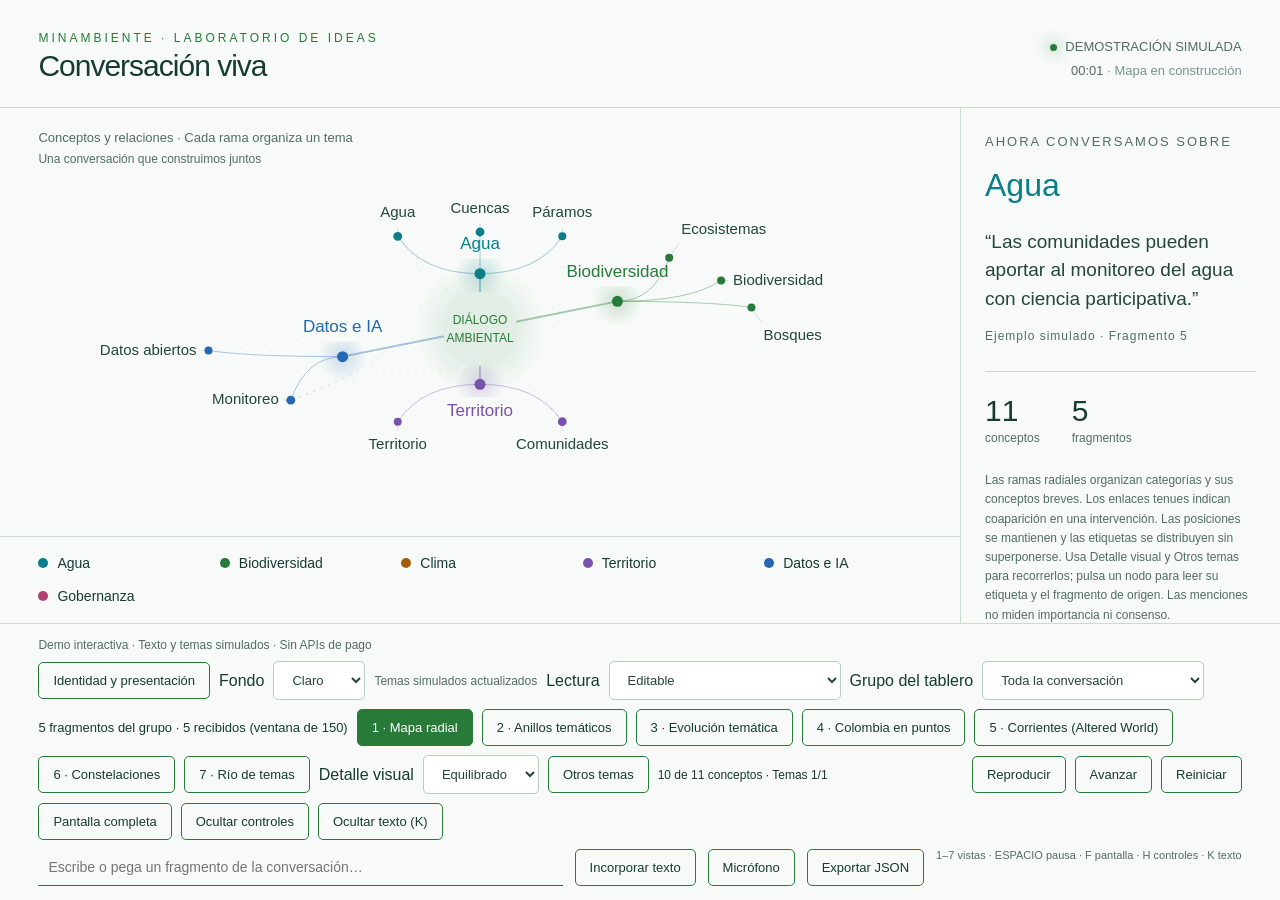
<file: docs/index.html>
<!doctype html><html lang="es"><meta charset="utf-8"><meta name="viewport" content="width=device-width,initial-scale=1"><title>MinAmbiente · Conversación viva</title><style>
:root{color-scheme:light;--bg:#f7faf8;--ink:#173b31;--muted:#536d64;--green:#287a38}[hidden]{display:none!important}*{box-sizing:border-box}body{display:grid;grid-template-rows:108px minmax(0,1fr) auto;height:100vh;margin:0;background:var(--bg);color:var(--ink);font-family:Segoe UI,Arial,sans-serif;overflow:hidden}header{height:108px;padding:25px 3vw 15px;display:flex;justify-content:space-between;align-items:center;border-bottom:1px solid #ccdad2}h1{font-size:30px;margin:4px 0;font-weight:500;letter-spacing:-1px}.eyebrow{font-size:12px;letter-spacing:3px;color:var(--green);text-transform:uppercase}.status{color:#536d64;font-size:13px;text-align:right;line-height:1.8}.dot{display:inline-block;background:var(--green);width:7px;height:7px;border-radius:50%;box-shadow:0 0 15px #287a38;margin-right:8px}.layout{display:grid;grid-template-columns:minmax(0,1fr) 320px;min-height:0;height:auto}.stage{position:relative;min-height:0}canvas{width:100%;height:100%;display:block}.caption{position:absolute;top:22px;left:3vw;font-size:13px;color:var(--muted);max-width:80%}.legend{position:absolute;bottom:15px;left:3vw;display:flex;gap:18px;flex-wrap:wrap;font-size:12px;color:#536d64}.legend i{display:inline-block;width:8px;height:8px;border-radius:50%;margin-right:7px}aside{border-left:1px solid #ccdad2;padding:26px 24px;overflow:auto}aside h2{font-size:13px;text-transform:uppercase;letter-spacing:2px;color:var(--muted);font-weight:400;margin:0 0 18px}.focus{font-size:32px;line-height:1.15;color:var(--green);margin:10px 0 24px}.quote{font-size:19px;line-height:1.5;margin:0;color:#24463c}.speaker{font-size:12px;letter-spacing:1px;color:var(--muted);margin:16px 0 28px}.metrics{display:flex;gap:32px;border-top:1px solid #ccdad2;padding-top:22px}.metrics b{display:block;font-size:30px;font-weight:400}.metrics small{font-size:12px;color:var(--muted)}.info{font-size:12px;color:var(--muted);line-height:1.6;margin-top:25px}.controls{max-height:36vh;overflow:auto;min-height:130px;height:auto;border-top:1px solid #ccdad2;padding:14px 3vw;display:flex;flex-wrap:wrap;gap:9px;align-content:center;align-items:center}button,select{font:inherit;font-size:13px;border:1px solid #b7cfc0;border-radius:5px;background:#ffffff;color:#24463c;padding:10px 14px;cursor:pointer}button.active{background:var(--green);color:#ffffff;border-color:var(--green)}button:hover{border-color:var(--green)}button:focus-visible,input:focus-visible{outline:2px solid #b2f4cf;outline-offset:3px}.grow{flex:1}input{min-width:200px;flex:1;background:transparent;border:0;border-bottom:1px solid #426064;padding:10px;color:#173b31;font-size:14px}.entry{width:100%;display:flex;gap:12px}.key{color:var(--muted);font-size:11px}.clean aside,.clean .controls,.clean .caption{display:none}.clean .layout{grid-template-columns:1fr;height:auto}@media(max-width:850px){.layout{grid-template-columns:minmax(0,1fr) 240px}aside{padding:20px 15px}.focus{font-size:23px}.quote{font-size:16px}.controls{height:180px}.layout{height:auto}.key{display:none}button{padding:8px}h1{font-size:24px}}
[data-theme="dark"]{color-scheme:dark;--bg:#071a20;--ink:#e9f3ed;--muted:#91aaa9;--green:#96e5a5}[data-theme="dark"] header,[data-theme="dark"] aside,[data-theme="dark"] .controls,[data-theme="dark"] .metrics{border-color:#234047}[data-theme="dark"] .status,[data-theme="dark"] .legend{color:#b4c8c6}[data-theme="dark"] .quote{color:#d9e6dd}[data-theme="dark"] button,[data-theme="dark"] select{background:#112b32;color:#d8e8df;border-color:#345157}[data-theme="dark"] button.active{background:#96e5a5;color:#102921}[data-theme="dark"] input{color:#e9f3ed}[data-theme="dark"] .dot{box-shadow:0 0 15px #96e5a5}[data-theme="dark"] .controls a{color:#96e5a5!important}
/* Give the theme key its own space so it never covers the lower branches. */
.stage{display:grid;grid-template-rows:minmax(0,1fr) auto;overflow:hidden}
.stage canvas{min-height:0;min-width:0}
.legend{position:static;display:grid;grid-template-columns:repeat(auto-fit,minmax(min(150px,100%),1fr));gap:12px 24px;margin:0;padding:16px 3vw;max-height:24vh;overflow:auto;border-top:1px solid #ccdad2;background:var(--bg);font-size:14px;line-height:1.5;color:var(--ink)}
.legend span{display:flex;align-items:flex-start;gap:9px;min-width:0;overflow-wrap:anywhere}
.legend i{flex:0 0 10px;width:10px;height:10px;margin:5px 0 0}
[data-theme="dark"] .legend{border-color:#234047;color:var(--ink)}
@media(max-height:650px){.legend{padding:10px 3vw;gap:8px 18px;font-size:13px}}

/* K controls the reading panel independently of the presentation controls. */
.text-panel-open aside{display:block}
.text-panel-open .layout{grid-template-columns:minmax(0,1fr) clamp(260px,28vw,420px)}
.text-panel-closed aside{display:none}
.text-panel-closed .layout{grid-template-columns:minmax(0,1fr)}
.text-panel-open .quote{font-size:clamp(19px,1.65vw,27px);line-height:1.55;overflow-wrap:anywhere}
.text-panel-open .focus{overflow-wrap:anywhere}
@media(max-width:650px){.text-panel-open .layout{grid-template-columns:minmax(0,1fr);grid-template-rows:minmax(0,1fr) minmax(0,35%)}.text-panel-open aside{border-left:0;border-top:1px solid #ccdad2;padding:14px 20px}.text-panel-open aside .metrics,.text-panel-open aside .info{display:none}.text-panel-open .focus{font-size:21px;margin:8px 0}.text-panel-open .speaker{margin:10px 0}}
.brand-description{position:absolute;top:40px;left:3vw;font-size:12px;color:var(--muted);max-width:85%;margin:4px 0}.clean .brand-description{display:none}</style><header><div><div class="eyebrow" data-brand="organization">MinAmbiente · Laboratorio de ideas</div><h1 data-brand="app_name">Conversación viva</h1></div><div class="status"><span class="dot"></span><span id="source">DEMOSTRACIÓN SIMULADA</span><br><span id="clock">00:00</span> <span style="color:#789491"> · Mapa en construcción</span></div></header><main class="layout"><section class="stage"><div class="caption" id="caption"></div><p class="brand-description" data-brand="description"></p><canvas id="viz" aria-label="Visualización de conceptos de la conversación"></canvas><div class="legend" id="legend"></div></section><aside id="textPanel" aria-label="Texto de la conversación"><h2 data-brand="panel_heading">Ahora conversamos sobre</h2><div class="focus" id="focus">Territorio</div><p class="quote" id="quote" aria-live="polite"></p><div class="speaker" id="speaker"></div><div class="metrics"><div><b id="concepts">0</b><small>conceptos</small></div><div><b id="fragments">0</b><small>fragmentos</small></div></div><p class="info" id="info">Ejemplo ilustrativo. El tamaño refleja menciones detectadas, no importancia ni consenso. Las conexiones indican aparición en un mismo fragmento.</p></aside></main><footer class="controls"><span class="demo-note">Demo interactiva · Texto y temas simulados · Sin APIs de pago</span><button id="demoSettings">Identidad y presentación</button><label for="demoTheme">Fondo</label><select id="demoTheme"><option value="light">Claro</option><option value="dark">Oscuro</option></select><span id="demoAnalysis" role="status"></span><label for="lensSelector">Lectura</label><select id="lensSelector"><option value="manual">Editable</option><option value="agenda">Agenda de ejemplo</option><option value="automatic">Temas automáticos · simulados</option></select><label for="groupSelector">Grupo del tablero</label><select id="groupSelector" aria-label="Grupo para todos los gráficos"><option value="all">Toda la conversación</option></select><span id="groupSummary" role="status" style="font-size:13px"></span><button class="active" data-view="radial">1 · Mapa radial</button><button data-view="sunburst">2 · Anillos temáticos</button><button data-view="flow">3 · Evolución temática</button><button data-view="particles">4 · Colombia en puntos</button><button data-view="field">5 · Corrientes (Altered World)</button><button data-view="constellation">6 · Constelaciones</button><button data-view="stream">7 · Río de temas</button><div id="streamControls" hidden style="width:100%;display:flex;flex-wrap:wrap;align-items:center;gap:12px"><label for="streamTime">Momento de la conversación</label><input id="streamTime" type="range" min="1" max="1" value="1" style="min-width:100px" aria-label="Revisar un fragmento de la conversación"><span id="streamPosition" role="status"></span><button id="streamLive">Volver al directo</button></div><label for="labelDensity">Detalle visual</label><select id="labelDensity"><option value="2">Compacto</option><option value="3" selected>Equilibrado</option><option value="4">Ampliado</option></select><button id="nextThemes">Otros temas</button><span id="displayBudget" role="status" style="font-size:12px"></span><span class="grow"></span><button id="play">Pausar</button><button id="next">Avanzar</button><button id="reset">Reiniciar</button><button id="screen">Pantalla completa</button><button id="hide">Ocultar controles</button><button id="toggleTextPanel" aria-controls="textPanel" aria-pressed="true">Ocultar texto (K)</button><div class="entry"><input id="text" placeholder="Escribe o pega un fragmento de la conversación…" aria-label="Texto de la conversación"><button id="add">Incorporar texto</button><button id="mic">Micrófono</button><button id="export">Exportar JSON</button><span class="key">1–7 vistas · ESPACIO pausa · F pantalla · H controles · K texto</span></div></footer><link rel="stylesheet" href="./demo-assets/branding.css"><link rel="stylesheet" href="./demo-assets/demo.css"><script id="appBranding" type="application/json">{"app_name":"Conversación viva","organization":"MinAmbiente · Laboratorio de ideas","description":"Una conversación que construimos juntos","center_top":"DIÁLOGO","center_bottom":"AMBIENTAL","panel_heading":"Ahora conversamos sobre","accent_color":"#287a38"}</script><script src="./demo-assets/branding.js"></script><script>
'use strict';
let displayTheme='light';
const LIVE_MODE=false; // Public demo: no server or API credentials.
let themes=[['Agua','#087e8b',['agua','cuenca','río','hidrica','hídrica','páramo']],['Biodiversidad','#287a38',['biodiversidad','bosque','especie','restaur','ecosistema']],['Clima','#a65d08',['clima','climát','carbono','emision','emisión','sequía']],['Territorio','#7852ae',['territorio','comunidad','particip','campesin','indígena']],['Datos e IA','#2567b2',['dato','inteligencia','sensor','satel','satél','modelo','monitoreo']],['Gobernanza','#b13f70',['gobernanza','decisión','decision','política','articul','transparen']]];
const script=[
['El territorio es el punto de partida. Las comunidades conocen sus ecosistemas y sus necesidades.',['Territorio','Comunidades','Ecosistemas'],[3,3,1]],
['La protección del agua exige cuidar las cuencas y los páramos.',['Agua','Cuencas','Páramos'],[0,0,0]],
['Con datos abiertos y monitoreo podemos comprender mejor qué ocurre en cada cuenca.',['Datos abiertos','Monitoreo','Cuencas'],[4,4,0]],
['La biodiversidad necesita restauración de bosques y protección de especies.',['Biodiversidad','Restauración','Bosques','Especies'],[1,1,1,1]],
['Las comunidades pueden aportar al monitoreo del agua con ciencia participativa.',['Comunidades','Monitoreo','Agua','Ciencia participativa'],[3,4,0,3]],
['El cambio climático modifica las lluvias y aumenta el riesgo de sequía.',['Cambio climático','Lluvias','Sequía'],[2,0,2]],
['La inteligencia artificial puede apoyar el análisis de imágenes satelitales de los bosques.',['Inteligencia artificial','Imágenes satelitales','Bosques'],[4,4,1]],
['Es necesario conectar los datos abiertos con decisiones públicas transparentes.',['Datos abiertos','Decisiones públicas','Transparencia'],[4,5,5]],
['La restauración de ecosistemas también contribuye a la captura de carbono.',['Restauración','Ecosistemas','Carbono'],[1,1,2]],
['La gobernanza del agua necesita participación de comunidades y articulación institucional.',['Gobernanza del agua','Agua','Comunidades','Articulación'],[5,0,3,5]],
['Los sensores y los modelos pueden apoyar alertas tempranas ante sequías.',['Sensores','Modelos','Alertas tempranas','Sequía'],[4,4,2,2]],
['El territorio requiere políticas construidas con participación y evidencia.',['Territorio','Políticas públicas','Participación','Datos abiertos'],[3,5,3,4]],
['Proteger la biodiversidad y el agua demanda decisiones que integren conocimiento local y datos.',['Biodiversidad','Agua','Decisiones públicas','Datos abiertos'],[1,0,5,4]],
['La inteligencia artificial debe apoyar a las comunidades y fortalecer la transparencia.',['Inteligencia artificial','Comunidades','Transparencia'],[4,3,5]],
['Nuestra conversación conecta territorio, agua, biodiversidad y acción climática.',['Territorio','Agua','Biodiversidad','Cambio climático'],[3,0,1,2]]];
const $=id=>document.getElementById(id),canvas=$('viz'),rawCtx=canvas.getContext('2d'),ctx=new Proxy(rawCtx,{get(target,key){const value=target[key];return typeof value==='function'?value.bind(target):value},set(target,key,value){target[key]=['fillStyle','strokeStyle'].includes(key)&&typeof value==='string'?paintColor(value):value;return true}});let W,H,dpr,view='radial',playing=true,idx=0,last=performance.now(),start=last,active=0,events=[],nodes=new Map(),edges=new Map(),seen=new Set(),focusNode=null,recognition=null,manualId=0;
const modes={stream:'Río de temas · La conversación transforma las bandas con cada intervención',constellation:'Constelaciones temáticas · Cada grupo de puntos crece con las menciones',radial:'Conceptos y relaciones · Cada rama organiza un tema',sunburst:'Distribución de menciones · Tema y concepto',flow:'Evolución por fragmento · Proporción temática detectada',particles:'Colombia se construye con la conversación · Colores temáticos, sin atribución regional',field:'Corrientes generativas · Inspiración en Altered World, vinculada a las menciones temáticas'};
$('legend').innerHTML=themes.map(t=>'<span><i style="background:'+t[1]+'"></i>'+t[0]+'</span>').join('');

const darkPalette={'#f7faf8':'#071a20','#e2eee5':'#12383b','#24463c':'#e0eee8','#173b31':'#e9f3ed','#536d64':'#91aaa9','#287a38':'#9ce4a7','#087e8b':'#69cddb','#a65d08':'#edbc79','#7852ae':'#b5a0e8','#2567b2':'#78b1ee','#b13f70':'#e393ad','#b7cfc0':'#345157','#c8d7ce':'#345157','#ccdad2':'#234047','#317d75':'#a5dadb'};
function paintColor(value){
 if(displayTheme!=='dark'||!/^#[0-9a-f]{6}([0-9a-f]{2})?$/i.test(value))return value;
 const base=value.slice(0,7).toLowerCase(),alpha=value.slice(7);if(darkPalette[base])return darkPalette[base]+alpha;
 // Preserve custom category hues while raising their contrast against the dark canvas.
 let channels=[1,3,5].map(i=>parseInt(base.slice(i,i+2),16));
 function luminance(c){const values=c.map(v=>{v/=255;return v<=.04045?v/12.92:Math.pow((v+.055)/1.055,2.4)});return values[0]*.2126+values[1]*.7152+values[2]*.0722}
 for(let i=0;i<18&&(luminance(channels)+.05)/(.009+.05)<4.5;i++)channels=channels.map(v=>Math.round(v+(255-v)*.1));
 return '#'+channels.map(v=>v.toString(16).padStart(2,'0')).join('')+alpha;
}
function setTheme(theme){
 displayTheme=theme==='dark'?'dark':'light';document.documentElement.dataset.theme=displayTheme;
 if(window.setBranding)window.setBranding(window.appBranding);
 const legend=$('legend');legend.replaceChildren();
 themes.forEach((t,g)=>{if(selectedCategories&&!selectedCategories.has(categoryIds[g]))return;const span=document.createElement('span'),dot=document.createElement('i');dot.style.background=paintColor(t[1]);span.append(dot,document.createTextNode(t[0]));legend.append(span)});
 $('focus').style.color=paintColor(themes[active]?.[1]||'#287a38');
}

function resize(){dpr=Math.min(devicePixelRatio||1,2);W=canvas.clientWidth;H=canvas.clientHeight;canvas.width=W*dpr;canvas.height=H*dpr;ctx.setTransform(dpr,0,0,dpr,0,0)}new ResizeObserver(resize).observe(canvas);
function norm(t){return String(t).normalize('NFD').replace(/[\u0300-\u036f]/g,'').toLowerCase()}
function infer(text){const result=[];for(let g=0;g<themes.length;g++){for(const key of themes[g][2])if(norm(text).includes(norm(key))){result.push({label:themes[g][0],theme:g});break}}return result}
function ingest(ev,replay=false){if(!ev||typeof ev.text!=='string'||!ev.text.trim())return false;const id=String(ev.id||'manual-'+(++manualId));if(seen.has(id))return false;seen.add(id);if(ev.categories)applyCategories(ev.categories);if(!replay){rawEvents.push({...ev,id,categories:categoryIds.map((id,i)=>({id,name:themes[i][0],color:themes[i][1],keywords:themes[i][2]})),concepts:Array.isArray(ev.concepts)?ev.concepts:infer(ev.text)});if(rawEvents.length>150)rawEvents.shift();}const cs=(Array.isArray(ev.concepts)?ev.concepts:infer(ev.text)).filter(c=>c&&typeof c.label==='string'&&c.label.trim()).filter(c=>!selectedCategories||selectedCategories.has(categoryIds[c.theme])).slice(0,10).map(c=>({label:c.label.trim().slice(0,50),theme:Number.isInteger(c.theme)&&c.theme>=0&&c.theme<themes.length?c.theme:0}));const local=new Set(),hist=Array(themes.length).fill(0);for(const c of cs){const k=c.theme+'::'+norm(c.label);if(local.has(k))continue;local.add(k);let n=nodes.get(k);if(!n){n={...c,key:k,count:0,born:performance.now(),x:W/2,y:H/2};nodes.set(k,n)}n.count++;n.last=performance.now();hist[n.theme]++;}const keys=[...local];for(let i=0;i<keys.length;i++)for(let j=i+1;j<keys.length;j++){const key=[keys[i],keys[j]].sort().join('::');let e=edges.get(key)||{a:keys[i],b:keys[j],count:0};e.count++;edges.set(key,e)}const item={id,text:ev.text.trim(),speaker:ev.speaker||'Intervención',concepts:cs,hist,at:new Date().toISOString()};events.push(item);if(events.length>150){const old=events.shift(),oldKeys=[...new Set(old.concepts.map(c=>c.theme+'::'+norm(c.label)))];for(const key of oldKeys){const n=nodes.get(key);if(n&&--n.count<=0)nodes.delete(key)}for(let i=0;i<oldKeys.length;i++)for(let j=i+1;j<oldKeys.length;j++){const key=[oldKeys[i],oldKeys[j]].sort().join('::'),edge=edges.get(key);if(edge&&--edge.count<=0)edges.delete(key)}}if(cs.length)lastRelevant=performance.now();topicCacheId=null;active=hist.indexOf(Math.max(...hist));$('quote').textContent='“'+item.text+'”';$('speaker').textContent=item.speaker+' · Fragmento '+events.length;$('focus').textContent=cs.length?themes[active][0]:'Sin tema detectado';$('focus').style.color=cs.length?paintColor(themes[active][1]):paintColor('#536d64');$('concepts').textContent=nodes.size;$('fragments').textContent=events.filter(e=>e.concepts.length).length;updateGroupSummary();updateStreamControls();return true}
function step(){if(idx>=script.length){playing=false;$('play').textContent='Reproducir';return}const [text,labels,gs]=script[idx];ingest({id:'demo-'+idx,text,speaker:idx%3===1?'Participante · Ejemplo':'Ponente · Ejemplo',concepts:labels.map((label,i)=>({label,theme:gs[i]}))});idx++;last=performance.now();}
function setView(v){if(!modes[v])return;$('nextThemes').hidden=!['radial','constellation'].includes(v);$('labelDensity').hidden=!['radial','sunburst','constellation'].includes(v);$('displayBudget').hidden=!['radial','constellation'].includes(v);$('streamControls').hidden=v!=='stream';view=v;if(v==='particles'){mapEntered=performance.now();mapBirth=[];}$('caption').textContent=modes[v];document.querySelectorAll('[data-view]').forEach(b=>b.classList.toggle('active',b.dataset.view===v));$('info').textContent=v==='radial'?'Las ramas radiales organizan categorías y sus conceptos breves. Los enlaces tenues indican coaparición en una intervención. Las posiciones se mantienen y las etiquetas se distribuyen sin superponerse. Usa Detalle visual y Otros temas para recorrerlos; pulsa un nodo para leer su etiqueta y el fragmento de origen. Las menciones no miden importancia ni consenso.':v==='stream'?'Cada banda es una categoría. Su grosor representa menciones de conceptos suavizadas sobre hasta tres fragmentos, en una ventana de 40 intervenciones. La altura no mide consenso ni importancia. Las transiciones se activan con el texto; el eje horizontal sigue el orden de intervención, no intervalos de tiempo iguales.':v==='particles'?'Silueta continental simplificada de Colombia (Natural Earth). Los puntos crecen según las menciones de conceptos del grupo, con saturación progresiva. Los colores reflejan su proporción temática; la ubicación es artística, sin atribución regional.':v==='field'?'Interpretación de campos de flujo inspirada en Altered World (Mike Bostock y Gerard Ferrandez). La cantidad de líneas refleja menciones del grupo (hasta 900) y nuevos conceptos producen un pulso breve. Los colores reflejan proporciones temáticas; las trayectorias son generativas y no miden flujos reales.':'Ejemplo ilustrativo. El tamaño refleja menciones detectadas, no importancia ni consenso. Las conexiones indican aparición en un mismo fragmento.'}document.querySelectorAll('[data-view]').forEach(b=>b.onclick=()=>setView(b.dataset.view));
function textWidth(text,size){ctx.font=size+'px Arial, DejaVu Sans';const measured=ctx.measureText?.(String(text));return measured&&Number.isFinite(measured.width)?measured.width:String(text).length*size*.56}
function fitText(text,width,size=15,maxWords=4){let full=String(text),words=full.trim().split(/\s+/),value=words.slice(0,maxWords).join(' '),cut=words.length>maxWords;while(value&&textWidth(value+(cut?'…':''),size)>Math.max(0,width)){value=value.slice(0,-1).trimEnd();cut=true}return value?value+(cut?'…':''):''}
function label(text,x,y,size=15,color='#24463c',align='center',maxWidth=Infinity){if(y<12||y>H-12)return;const available=Math.min(maxWidth,align==='left'?W-x-18:align==='right'?x-18:2*Math.min(x-18,W-x-18));const display=fitText(text,available,size,Infinity);if(!display)return;ctx.font=size+'px Arial, DejaVu Sans';ctx.textAlign=align;ctx.textBaseline='middle';if(color==='ring-ink')rawCtx.fillStyle='#071a20';else ctx.fillStyle=color;ctx.fillText(display,x,y)}
function glow(x,y,r,color){color=paintColor(color);const gr=ctx.createRadialGradient(x,y,0,x,y,r);gr.addColorStop(0,color+'35');gr.addColorStop(1,color+'00');ctx.fillStyle=gr;ctx.beginPath();ctx.arc(x,y,r,0,Math.PI*2);ctx.fill()}
function point(x,y,r,color){ctx.fillStyle=color;ctx.beginPath();ctx.arc(x,y,r,0,Math.PI*2);ctx.fill()}
function smartLabels(items){for(const side of ['left','right']){const capacity=Math.max(1,Math.floor((H-140)/24));const list=items.filter(v=>v.align===side).sort((a,b)=>a.y-b.y).slice(0,capacity);let prev=65;for(const v of list){v.yy=Math.max(v.y,prev+24);prev=v.yy}if(list.length&&prev>H-65){let next=H-41;for(let i=list.length-1;i>=0;i--){list[i].yy=Math.min(list[i].yy,next-24);next=list[i].yy}}for(const v of list){if(Math.abs(v.yy-v.y)>3){ctx.strokeStyle='#536d644a';ctx.beginPath();ctx.moveTo(v.x,v.y);ctx.lineTo(v.x,v.yy);ctx.stroke()}label(v.text,v.x,v.yy,v.size||15,v.color||'#24463c',v.align)}}}
// Presentation budgets never remove concepts from the underlying conversation.
let themePage=0,displaySelections=new Map();
function stableConcepts(g,limit){
 const id=categoryIds[g],candidates=[...nodes.values()].filter(n=>n.theme===g).sort((a,b)=>b.count-a.count||a.born-b.born||a.key.localeCompare(b.key));
 let chosen=(displaySelections.get(id)||[]).filter(key=>candidates.some(n=>n.key===key)).slice(0,limit);
 for(const candidate of candidates){if(chosen.includes(candidate.key))continue;if(chosen.length<limit){chosen.push(candidate.key);continue}
  const weakest=chosen.reduce((a,b)=>nodes.get(a).count<=nodes.get(b).count?a:b);
  if(candidate.count>=nodes.get(weakest).count*1.35+1)chosen[chosen.indexOf(weakest)]=candidate.key;
 }
 displaySelections.set(id,chosen);return chosen.map(key=>nodes.get(key));
}
function radialPlan(){
 const density=Number($('labelDensity').value)||3,top=86,bottom=Math.max(top,H-72),rows=Math.max(1,Math.min(3,Math.floor((bottom-top)/(52+density*22)))),pageSize=rows*2;
 const active=themes.map((_,g)=>g).filter(g=>[...nodes.values()].some(n=>n.theme===g));
 const pages=Math.max(1,Math.ceil(active.length/pageSize));themePage=Math.min(themePage,pages-1);
 const visible=active.slice(themePage*pageSize,(themePage+1)*pageSize),usedRows=Math.max(1,Math.ceil(visible.length/2)),block=(bottom-top)/usedRows;
 const limit=Math.max(1,Math.min(density,Math.floor((block-40)/22)));
 return {top,bottom,rows:usedRows,block,pages,visible,groups:visible.map((g,i)=>({g,side:i%2,row:Math.floor(i/2),concepts:stableConcepts(g,limit)}))};
}
$('nextThemes').onclick=()=>{themePage=(themePage+1)%radialPlan().pages};
$('labelDensity').onchange=()=>{themePage=0};
function radialTextBox(text,x,y,angle,occupied,{category=false,width=120}={}){
 const size=category?17:15,lineHeight=20,short=fitText(text,width*2,size,category?4:3),words=short.split(/\s+/),lines=[];let line='';
 for(const word of words){const next=line?line+' '+word:word;if(line&&textWidth(next,size)>width){lines.push(line);line=word}else line=next}
 if(line)lines.push(line);if(lines.length>2)lines.splice(1,lines.length-1,fitText(lines.slice(1).join(' '),width,size,Infinity));
 const shown=lines.map(v=>fitText(v,width,size,Infinity)),w=Math.max(1,...shown.map(v=>textWidth(v,size))),h=shown.length*lineHeight;
 const cos=Math.cos(angle),sin=Math.sin(angle),vertical=Math.abs(cos)<.55;
 let left=category||vertical?x-w/2:cos>0?x+12:x-12-w;
 let top=category?y-29-h/2:vertical?(sin<0?y-h-13:y+13):y-h/2;
 for(const dy of [0,-28,28,-56,56,-84,84,-112,112]){
  const box={x:Math.max(20,Math.min(W-w-20,left)),y:top+dy,w,h,lines:shown,size};
  if(box.y<78||box.y+box.h>H-62)continue;
  if(occupied.some(b=>box.x<b.x+b.w+14&&box.x+box.w+14>b.x&&box.y<b.y+b.h+12&&box.y+box.h+12>b.y))continue;
  occupied.push(box);return box;
 }return null;
}
function radialGeometry(){
 const plan=radialPlan(),cx=W/2,cy=(plan.top+plan.bottom)/2;
 const rx=Math.max(35,Math.min(W*.29,(W-270)/2)),ry=Math.max(30,(plan.bottom-plan.top)/2-38);
 const occupied=[{x:cx-48,y:cy-48,w:96,h:96}],groups=[];
 const slots=themes.length<=6?Math.max(6,themes.length):Math.max(4,plan.visible.length);
 // Reserve topic-label positions before placing any concept labels.
 for(const [index,group] of plan.groups.entries()){
  const slot=themes.length<=6?group.g:index,a=slot*Math.PI*2/slots-Math.PI/2;
  const ax=cx+Math.cos(a)*rx*.57,ay=cy+Math.sin(a)*ry*.57;
  const heading=radialTextBox(themes[group.g][0],ax,ay,a,occupied,{category:true,width:140});
  groups.push({...group,a,ax,ay,heading,leaves:[]});
 }
 for(const group of groups){
  const spread=group.concepts.length<=1?0:Math.min(.6,Math.PI*2/slots*.60),step=group.concepts.length<=1?0:spread/(group.concepts.length-1);
  for(const [i,n] of group.concepts.entries()){
   const a=group.a-spread/2+i*step,x=cx+Math.cos(a)*rx,y=cy+Math.sin(a)*ry;
   const box=radialTextBox(n.label,x,y,a,occupied,{width:Math.min(125,W*.16)});
   group.leaves.push({n,x,y,box});
  }
 }
 return {...plan,cx,cy,groups,boxes:occupied};
}
function radial(t){
 if(H<235||W<400){label('Amplía el tablero u oculta los controles (H)',W/2,H/2,14,'#536d64');return}
 const plan=radialGeometry(),{cx,cy}=plan;
 $('nextThemes').disabled=plan.pages<=1;for(const n of nodes.values()){n.x=-100;n.y=-100}
 const positions=new Map();
 function drawBox(box,color){if(!box)return;ctx.fillStyle='#f7faf8';ctx.fillRect(box.x-5,box.y-4,box.w+10,box.h+8);box.lines.forEach((text,i)=>label(text,box.x,box.y+10+i*20,box.size,color,'left',box.w+1))}
 // Faint co-occurrence links only between the selected leaves, behind the branches.
 for(const group of plan.groups)for(const leaf of group.leaves)if(leaf.box)positions.set(leaf.n.key,leaf);
 let links=0;for(const edge of edges.values()){
  const a=positions.get(edge.a),b=positions.get(edge.b);if(!a||!b||a.n.theme===b.n.theme||links>=12)continue;
  ctx.strokeStyle='#317d751b';ctx.lineWidth=1;ctx.setLineDash([2,6]);ctx.beginPath();ctx.moveTo(a.x,a.y);ctx.quadraticCurveTo(cx,cy,b.x,b.y);ctx.stroke();ctx.setLineDash([]);links++;
 }
 for(const group of plan.groups){
  const color=themes[group.g][1];ctx.strokeStyle=color+'65';ctx.lineWidth=1.8;ctx.beginPath();ctx.moveTo(cx,cy);ctx.lineTo(group.ax,group.ay);ctx.stroke();glow(group.ax,group.ay,25,color);point(group.ax,group.ay,5.5,color);drawBox(group.heading,color);
  for(const leaf of group.leaves){if(!leaf.box)continue;const {n,x,y,box}=leaf;n.x=x;n.y=y;
   ctx.strokeStyle=color+'60';ctx.lineWidth=1;ctx.beginPath();ctx.moveTo(group.ax,group.ay);ctx.quadraticCurveTo(group.ax+(x-group.ax)*.7,group.ay,x,y);ctx.stroke();
   point(x,y,Math.min(6,3+Math.sqrt(n.count)),color);
   // A short leader keeps relocated labels associated with their leaf.
   const lx=Math.max(box.x,Math.min(box.x+box.w,x)),ly=Math.max(box.y,Math.min(box.y+box.h,y));
   ctx.strokeStyle=color+'35';ctx.beginPath();ctx.moveTo(x,y);ctx.lineTo(lx,ly);ctx.stroke();drawBox(box,'#24463c');
  }
 }
 glow(cx,cy,65,'#287a38');point(cx,cy,37,'#e2eee5');label(window.appBranding?.center_top||'DIÁLOGO',cx,cy-8,12,'#287a38','center',94);label(window.appBranding?.center_bottom||'AMBIENTAL',cx,cy+10,12,'#287a38','center',94);
 const shown=positions.size;$('displayBudget').textContent=shown+' de '+nodes.size+' conceptos · Temas '+(themePage+1)+'/'+plan.pages;
 if(!shown)label('Esperando conceptos representativos',cx,cy+70,15,'#536d64');
}
function sunburst(){const labels=[];const allowedLabels=new Set(themes.flatMap((_,g)=>stableConcepts(g,Number($('labelDensity').value)||3).map(n=>n.key)));const cx=W*.48,cy=H*.51,r=Math.min(H*.32,W*.25),arr=[...nodes.values()],total=arr.reduce((a,n)=>a+n.count,0)||1;let a=-Math.PI/2;for(let g=0;g<themes.length;g++){const group=arr.filter(n=>n.theme===g),sum=group.reduce((v,n)=>v+n.count,0),end=a+sum/total*Math.PI*2;if(!sum)continue;arc(a,end,r*.43,r*.79,themes[g][1],.78);const mid=(a+end)/2;if(end-a>.65)label(fitText(themes[g][0],r*.50,12),cx+Math.cos(mid)*r*.62,cy+Math.sin(mid)*r*.62,12,displayTheme==='dark'?'ring-ink':'#ffffff','center',r*.50);let sub=a;for(const n of group){const b=sub+n.count/total*Math.PI*2;arc(sub,b,r*.82,r*1.18,themes[g][1],.35+.5*n.count/Math.max(...group.map(v=>v.count)));if(b-sub>.09&&allowedLabels.has(n.key)){const m=(sub+b)/2,x=cx+Math.cos(m)*r*1.26,y=cy+Math.sin(m)*r*1.26;labels.push({text:fitText(n.label,Math.min(180,W*.22),13),x,y,size:Math.max(11,Math.min(16,W/85)),align:Math.cos(m)>0?'left':'right'})}sub=b}a=end}smartLabels(labels);label(String(total),cx,cy-10,44);label('menciones',cx,cy+27,15,'#536d64');function arc(a,b,r1,r2,color,alpha){ctx.globalAlpha=alpha;ctx.beginPath();ctx.arc(cx,cy,r2,a+.005,b-.005);ctx.arc(cx,cy,r1,b-.005,a+.005,true);ctx.closePath();ctx.fillStyle=color;ctx.fill();ctx.globalAlpha=1}}
function flow(){const arr=events.slice(-35),left=60,right=W-70,top=H*.2,height=H*.55;label('Cómo se distribuyen los temas a lo largo de la conversación',left,70,19,'#24463c','left');if(!arr.length)return;const ww=(right-left)/Math.max(1,arr.length-1);function bounds(i,g){const hist=arr[i].hist,s=hist.reduce((a,b)=>a+b,0)||1;return [top+hist.slice(0,g).reduce((a,b)=>a+b,0)/s*height,top+hist.slice(0,g+1).reduce((a,b)=>a+b,0)/s*height]}for(let g=0;g<themes.length;g++){ctx.beginPath();arr.forEach((_,i)=>{const y=bounds(i,g)[0],x=arr.length===1?left+i*ww: left+i*ww;i?ctx.lineTo(x,y):ctx.moveTo(x,y)});for(let i=arr.length-1;i>=0;i--)ctx.lineTo(left+i*ww,bounds(i,g)[1]);ctx.closePath();ctx.fillStyle=themes[g][1]+'a6';ctx.fill()}for(let i=0;i<arr.length;i++){if(i%3===0||i===arr.length-1)label(String(events.length-arr.length+i+1),left+i*ww,top+height+28,13,'#536d64')}label('Fragmento de la charla',W/2,top+height+65,14,'#536d64');label('100%',left-12,top,12,'#536d64','right');label('0%',left-12,top+height,12,'#536d64','right')}

// Silueta simplificada de Natural Earth 1:110m, dominio público.
// https://github.com/nvkelso/natural-earth-vector/blob/master/geojson/ne_110m_admin_0_countries.geojson
const colombia={"type":"Polygon","coordinates":[[[-66.876326,1.253361],[-67.065048,1.130112],[-67.259998,1.719999],[-67.53781,2.037163],[-67.868565,1.692455],[-69.816973,1.714805],[-69.804597,1.089081],[-69.218638,0.985677],[-69.252434,0.602651],[-69.452396,0.706159],[-70.015566,0.541414],[-70.020656,-0.185156],[-69.577065,-0.549992],[-69.420486,-1.122619],[-69.444102,-1.556287],[-69.893635,-4.298187],[-70.394044,-3.766591],[-70.692682,-3.742872],[-70.047709,-2.725156],[-70.813476,-2.256865],[-71.413646,-2.342802],[-71.774761,-2.16979],[-72.325787,-2.434218],[-73.070392,-2.308954],[-73.659504,-1.260491],[-74.122395,-1.002833],[-74.441601,-0.53082],[-75.106625,-0.057205],[-75.373223,-0.152032],[-75.801466,0.084801],[-76.292314,0.416047],[-76.57638,0.256936],[-77.424984,0.395687],[-77.668613,0.825893],[-77.855061,0.809925],[-78.855259,1.380924],[-78.990935,1.69137],[-78.617831,1.766404],[-78.662118,2.267355],[-78.42761,2.629556],[-77.931543,2.696606],[-77.510431,3.325017],[-77.12769,3.849636],[-77.496272,4.087606],[-77.307601,4.667984],[-77.533221,5.582812],[-77.318815,5.845354],[-77.476661,6.691116],[-77.881571,7.223771],[-77.753414,7.70984],[-77.431108,7.638061],[-77.242566,7.935278],[-77.474723,8.524286],[-77.353361,8.670505],[-76.836674,8.638749],[-76.086384,9.336821],[-75.6746,9.443248],[-75.664704,9.774003],[-75.480426,10.61899],[-74.906895,11.083045],[-74.276753,11.102036],[-74.197223,11.310473],[-73.414764,11.227015],[-72.627835,11.731972],[-72.238195,11.95555],[-71.75409,12.437303],[-71.399822,12.376041],[-71.137461,12.112982],[-71.331584,11.776284],[-71.973922,11.608672],[-72.227575,11.108702],[-72.614658,10.821975],[-72.905286,10.450344],[-73.027604,9.73677],[-73.304952,9.152],[-72.78873,9.085027],[-72.660495,8.625288],[-72.439862,8.405275],[-72.360901,8.002638],[-72.479679,7.632506],[-72.444487,7.423785],[-72.198352,7.340431],[-71.960176,6.991615],[-70.674234,7.087785],[-70.093313,6.960376],[-69.38948,6.099861],[-68.985319,6.206805],[-68.265052,6.153268],[-67.695087,6.267318],[-67.34144,6.095468],[-67.521532,5.55687],[-67.744697,5.221129],[-67.823012,4.503937],[-67.621836,3.839482],[-67.337564,3.542342],[-67.303173,3.318454],[-67.809938,2.820655],[-67.447092,2.600281],[-67.181294,2.250638],[-66.876326,1.253361]]]}.coordinates[0];
let mapEntered=performance.now(),fieldW=0,fieldH=0,fieldParticles=[],mapBirth=[],topicCacheId=null,topicCum=[];
function hash(n){const x=Math.sin(n*127.1+311.7)*43758.5453;return x-Math.floor(x)}
const minLon=Math.min(...colombia.map(p=>p[0])),maxLon=Math.max(...colombia.map(p=>p[0])),minLat=Math.min(...colombia.map(p=>p[1])),maxLat=Math.max(...colombia.map(p=>p[1]));
function inside(x,y){let hit=false;for(let i=0,j=colombia.length-1;i<colombia.length;j=i++){const a=colombia[i],b=colombia[j];if(((a[1]>y)!==(b[1]>y))&&(x<(b[0]-a[0])*(y-a[1])/(b[1]-a[1])+a[0]))hit=!hit}return hit}
const mapPoints=[];for(let k=1;mapPoints.length<2600&&k<30000;k++){const x=minLon+hash(k*2)*(maxLon-minLon),y=minLat+hash(k*2+1)*(maxLat-minLat);if(inside(x,y))mapPoints.push([x,y,hash(k*8),hash(k*7)])}
function selectedMentions(){return [...nodes.values()].reduce((sum,n)=>sum+n.count,0)}
function mapTarget(){return Math.min(mapPoints.length,Math.round(mapPoints.length*(1-Math.exp(-selectedMentions()/100))))}
function fieldActivity(t){return {count:Math.min(900,selectedMentions()*18),recent:t-lastRelevant<1800}}
function topicFor(v){const id=events.at(-1)?.id;if(topicCacheId!==id){topicCacheId=id;const weights=themes.map((_,g)=>[...nodes.values()].filter(n=>n.theme===g).reduce((a,n)=>a+n.count,0)),sum=weights.reduce((a,b)=>a+b,0)||1;let acc=0;topicCum=weights.map(w=>acc+=w/sum)}for(let g=0;g<themes.length;g++)if(v<=topicCum[g])return g;return Math.max(0,topicCum.findIndex(v=>v>0))}
function particles(t){const scale=Math.min((W-180)/(maxLon-minLon),(H-155)/(maxLat-minLat)),ox=W*.48-(minLon+maxLon)/2*scale,oy=H*.50+(minLat+maxLat)/2*scale;const xy=p=>[ox+p[0]*scale,oy-p[1]*scale];ctx.beginPath();colombia.forEach((p,i)=>{const [x,y]=xy(p);i?ctx.lineTo(x,y):ctx.moveTo(x,y)});ctx.closePath();ctx.fillStyle='#e2eee5';ctx.fill();ctx.strokeStyle='#5c999155';ctx.lineWidth=1;ctx.stroke();const target=mapTarget(),progress=Math.min(1,(t-mapEntered)/3200),visible=Math.floor(target*progress);mapPoints.forEach((p,i)=>{const [x,y]=xy(p);if(i>=visible){if(i%4===0)point(x,y,.65,'#b7cfc0');return}if(mapBirth[i]===undefined)mapBirth[i]=t;const g=topicFor(p[2]),age=Math.min(1,(t-mapBirth[i])/700),ease=1-Math.pow(1-age,3),dx=(p[2]-.5)*180*(1-ease),dy=(p[3]-.5)*180*(1-ease);point(x+dx,y+dy,1.05+p[3]*.9,themes[g][1]);});label('COLOMBIA',W-55,H*.35,Math.min(34,W/35),'#24463c','right');label(visible+' puntos',W-55,H*.35+47,21,'#287a38','right');label('Una conversación que',W-55,H*.35+90,15,'#536d64','right');label('construimos juntos',W-55,H*.35+113,15,'#536d64','right');label('Silueta continental simplificada · Distribución artística de temas, sin datos regionales',W/2,H-55,12,'#536d64')}
// Campo de ruido interpolado: implementación propia, sin dependencias.
// Inspiración visual: https://observablehq.com/@mbostock/altered-world
// Mike Bostock, adaptación de "this alter world" de Gerard Ferrandez.
function noise(x,y){let i=Math.floor(x),j=Math.floor(y),u=x-i,v=y-j;u=u*u*(3-2*u);v=v*v*(3-2*v);const a=hash(i*73+j*137),b=hash((i+1)*73+j*137),c=hash(i*73+(j+1)*137),d=hash((i+1)*73+(j+1)*137);return (a+(b-a)*u)*(1-v)+(c+(d-c)*u)*v}
function field(t){if(fieldW!==W||fieldH!==H){fieldW=W;fieldH=H;fieldParticles=Array.from({length:900},(_,i)=>({x:hash(i*3)*W,y:65+hash(i*3+1)*(H-130),seed:hash(i*3+2),trail:[]}))}const tick=t*.000014;const activity=fieldActivity(t),recent=activity.recent;for(const p of fieldParticles.slice(0,activity.count)){const g=topicFor(p.seed),n=noise(p.x*.003+tick,p.y*.003+tick*.6)+.3*noise(p.x*.008-tick,p.y*.008);const angle=n*Math.PI*4.5;const speed=recent?2.8:1.5;p.x+=Math.cos(angle)*speed+.32;p.y+=Math.sin(angle)*speed;p.trail.push([p.x,p.y]);if(p.trail.length>80)p.trail.shift();if(p.x<-5||p.x>W+5||p.y<58||p.y>H-62){p.x=hash(t+p.seed)*W;p.y=70+hash(t+p.seed*8)*(H-145);p.trail=[]}if(p.trail.length>1){ctx.beginPath();p.trail.forEach((v,i)=>i?ctx.lineTo(...v):ctx.moveTo(...v));ctx.strokeStyle=themes[g][1]+'80';ctx.lineWidth=1.1;ctx.stroke();point(p.x,p.y,recent?1.5:.8,themes[g][1]+'b0')}}ctx.fillStyle='#f7faf8c9';ctx.fillRect(38,58,Math.min(620,W-76),78);label('Corrientes de la conversación',55,80,25,'#24463c','left');label('Líneas activas: '+activity.count+' · Colores y actividad según conceptos del grupo.',55,113,14,'#536d64','left');label('Inspirado en Altered World · Mike Bostock / Gerard Ferrandez · Interpretación propia',W/2,H-53,12,'#536d64')}
function constellation(t){const plan=radialPlan(),arr=[...nodes.values()];$('displayBudget').textContent='Temas '+(themePage+1)+'/'+plan.pages;$('nextThemes').disabled=plan.pages<=1;for(const g of plan.visible){if(selectedCategories&&!selectedCategories.has(categoryIds[g]))continue;const a=plan.visible.indexOf(g)*Math.PI*2/Math.max(1,plan.visible.length)-Math.PI/2,cx=W/2+Math.cos(a)*Math.min(W*.25,H*.29),cy=H/2+Math.sin(a)*H*.27;glow(cx,cy,100,themes[g][1]);const group=arr.filter(n=>n.theme===g);let p=0;const pointBudget=180;for(const n of group){for(let k=0;k<n.count*12&&p<pointBudget;k++){const z=p++,angle=z*2.399963,r=4*Math.sqrt(z),x=cx+Math.cos(angle)*r+Math.sin(t/1700+z)*3,y=cy+Math.sin(angle)*r+Math.cos(t/1500+z)*3;point(x,y,1.2+(k%4)*.3,themes[g][1])}}label(fitText(themes[g][0],Math.min(180,W*.25),16,4),cx,cy-80,16,themes[g][1],'center',180);const top=group.sort((a,b)=>b.count-a.count)[0];if(top)label(fitText(top.label,150,13),cx,cy+80,13,'#24463c','center',150)}}
function render(t){ctx.fillStyle='#f7faf8';ctx.fillRect(0,0,W,H);if(view==='radial')radial(t);else if(view==='sunburst')sunburst();else if(view==='flow')flow();else if(view==='particles')particles(t);else if(view==='constellation')constellation(t);else if(view==='stream')streamgraph(t);else field(t);if(playing&&t-last>6000)step();const s=Math.floor((t-start)/1000);$('clock').textContent=String(Math.floor(s/60)).padStart(2,'0')+':'+String(s%60).padStart(2,'0');requestAnimationFrame(render)}
function toggle(){playing=!playing;last=performance.now();$('play').textContent=playing?'Pausar':'Reproducir'}$('play').onclick=toggle;$('next').onclick=step;$('reset').onclick=()=>{streamState=null;streamCursor=null;rawEvents=[];nodes.clear();edges.clear();seen.clear();events=[];idx=0;start=performance.now();playing=true;$('play').textContent='Pausar';$('source').textContent='DEMOSTRACIÓN SIMULADA';step();mapEntered=performance.now();mapBirth=[];fieldParticles=[];fieldW=0};async function fullscreen(){try{if(document.fullscreenElement)await document.exitFullscreen();else await document.documentElement.requestFullscreen()}catch(e){$('info').textContent='Usa F11 para abrir la pantalla completa del navegador.'}}$('screen').onclick=fullscreen;$('hide').onclick=toggleControls;function add(){const text=$('text').value.trim();if(!text)return;playing=false;$('play').textContent='Reproducir';ingest({text,speaker:'Texto incorporado'});$('source').textContent='ENTRADA MANUAL · DETECCIÓN POR REGLAS';$('text').value=''}$('add').onclick=add;$('text').onkeydown=e=>{if(e.key==='Enter')add()};
$('export').onclick=()=>{const blob=new Blob([JSON.stringify({demo:!LIVE_MODE,identity:window.appBranding,method:'Conceptos de ejemplo o detección por reglas',events,concepts:[...nodes.values()].map(({label,theme,count})=>({label,theme:themes[theme][0],count})),connections:[...edges.values()]},null,2)],{type:'application/json'});const a=document.createElement('a');a.href=URL.createObjectURL(blob);a.download='conversacion_minambiente.json';a.click();setTimeout(()=>URL.revokeObjectURL(a.href),500)};
const SR=window.SpeechRecognition||window.webkitSpeechRecognition;$('mic').onclick=()=>{if(!SR){$('info').textContent='Este navegador no ofrece reconocimiento de voz. Usa entrada manual o conecta tu transcripción con minambiente.ingest().';return}if(recognition){recognition.stop();return}playing=false;$('play').textContent='Reproducir';const r=recognition=new SR();r.lang='es-CO';r.continuous=true;r.interimResults=false;r.onresult=e=>{for(let i=e.resultIndex;i<e.results.length;i++)if(e.results[i].isFinal)window.demoIngest({text:e.results[i][0].transcript,speaker:'Micrófono · Reglas locales'})};r.onstart=()=>{$('mic').textContent='Detener micrófono';$('source').textContent='MICRÓFONO · DETECCIÓN POR REGLAS'};r.onend=()=>{recognition=null;$('mic').textContent='Micrófono';$('source').textContent='MICRÓFONO DETENIDO'};r.onerror=e=>{$('info').textContent='Micrófono: '+e.error+'. Prueba en Chrome o Edge mediante HTTPS o localhost, o utiliza la entrada de texto.'};try{r.start()}catch(e){recognition=null;$('info').textContent='No fue posible iniciar el micrófono. Usa entrada manual.'}};
let textPanelOverride=null;
function textPanelVisible(){return textPanelOverride===null?!document.body.classList.contains('clean'):textPanelOverride}
function syncTextPanel(){const visible=textPanelVisible();$('textPanel').setAttribute('aria-hidden',String(!visible));$('toggleTextPanel').setAttribute('aria-pressed',String(visible));$('toggleTextPanel').textContent=visible?'Ocultar texto (K)':'Mostrar texto (K)'}
function toggleTextPanel(){textPanelOverride=!textPanelVisible();document.body.classList.toggle('text-panel-open',textPanelOverride);document.body.classList.toggle('text-panel-closed',!textPanelOverride);syncTextPanel()}
function toggleControls(){document.body.classList.toggle('clean');syncTextPanel()}
$('toggleTextPanel').onclick=toggleTextPanel;
syncTextPanel();
document.addEventListener('keydown',e=>{if(['INPUT','SELECT','TEXTAREA'].includes(e.target.tagName)||e.target.isContentEditable||e.ctrlKey||e.altKey||e.metaKey)return;if(e.key.toLowerCase()==='k'){if(!e.repeat){e.preventDefault();toggleTextPanel()}return}if(e.code==='Space'){e.preventDefault();toggle()}if(e.key.toLowerCase()==='f')fullscreen();if(e.key.toLowerCase()==='h')toggleControls();if('1234567'.includes(e.key))setView(['radial','sunburst','flow','particles','field','constellation','stream'][Number(e.key)-1])});canvas.onclick=e=>{if(view!=='radial')return;const b=canvas.getBoundingClientRect(),x=e.clientX-b.left,y=e.clientY-b.top;const n=[...nodes.values()].find(n=>Math.hypot(n.x-x,n.y-y)<22);if(n){$('focus').textContent=n.label;$('quote').textContent=events.filter(ev=>ev.concepts.some(c=>c.theme+'::'+norm(c.label)===n.key)).at(-1)?.text||'';$('speaker').textContent=n.count+' menciones detectadas'}};
window.minambiente={clear:clearLive,ingest(ev){last=performance.now();playing=false;$('play').textContent='Reproducir';$('source').textContent='TRANSCRIPCIÓN EXTERNA';return ingest(ev)},setView,advance:step,getState:()=>({events,concepts:[...nodes.values()],connections:[...edges.values()]})};

function clearLive(preserve=false){themePage=0;displaySelections.clear();streamState=null;streamCursor=null;if(!preserve)rawEvents=[];lastRelevant=-Infinity;nodes.clear();edges.clear();seen.clear();events=[];idx=0;playing=false;start=last=performance.now();topicCacheId=null;topicCum=[];mapBirth=[];mapEntered=performance.now();fieldW=0;fieldParticles=[];$('concepts').textContent='0';$('fragments').textContent='0';$('quote').textContent='Esperando texto confirmado de la conversación…';$('speaker').textContent='Sesión en vivo';$('focus').textContent='Escuchando';updateStreamControls();}

let selectedCategories=new URLSearchParams(location.search).has('categories')?new Set(new URLSearchParams(location.search).get('categories').split(',')):null;
let categoryIds=themes.map((_,i)=>String(i)),rawEvents=[],namedGroups=[],lastRelevant=-Infinity;
let activeGroup=new URLSearchParams(location.search).get('group')||(selectedCategories?'custom':'all');
function groupSelection(){
 if(activeGroup==='all')selectedCategories=null;
 else if(activeGroup==='combined')selectedCategories=new Set(namedGroups.flatMap(g=>g.categories));
 else if(activeGroup!=='custom')selectedCategories=new Set(namedGroups.find(g=>g.id===activeGroup)?.categories||[]);
}
function refreshGroupSelector(){
 const select=$('groupSelector');select.replaceChildren();
 const choices=[['all','Toda la conversación'],...namedGroups.map(g=>[g.id,g.name]),['combined','Todos los grupos combinados']];if(!['all','combined','custom'].includes(activeGroup)&&!namedGroups.some(g=>g.id===activeGroup))choices.push([activeGroup,'Grupo sin configurar']);if(activeGroup==='custom')choices.push(['custom','Selección libre']);
 for(const [value,text] of choices){const option=document.createElement('option');option.value=value;option.textContent=text;select.append(option)}select.value=activeGroup;
}
function updateGroupSummary(){const relevant=events.filter(e=>e.concepts.length).length;$('groupSummary').textContent=relevant+' fragmentos del grupo · '+rawEvents.length+' recibidos (ventana de 150)';}
function rebuildGroup(){
 const saved=rawEvents.slice(),catalog=categoryIds.map((id,i)=>({id,name:themes[i][0],color:themes[i][1],keywords:themes[i][2]}));
 clearLive(true);applyCategories(catalog);
 for(const ev of saved){const cs=ev.concepts.map(c=>({...c,theme:categoryIds.indexOf(ev.categories[c.theme]?.id)})).filter(c=>c.theme>=0);ingest({...ev,categories:catalog,concepts:cs},true)}
 rawEvents=saved;mapEntered=performance.now();lastRelevant=-Infinity;updateGroupSummary();updateStreamControls();
}
$('groupSelector').onchange=()=>{activeGroup=$('groupSelector').value;groupSelection();rebuildGroup()};
function setGroups(groups){namedGroups=groups||[];groupSelection();refreshGroupSelector();}
function applyCategories(categories){
 categoryIds=categories.map(c=>c.id);
 themes=categories.map(c=>[c.name,c.color,c.keywords]);
 $('legend').replaceChildren();
 for(const c of categories){if(selectedCategories&&!selectedCategories.has(c.id))continue;const span=document.createElement('span'),dot=document.createElement('i');dot.style.background=paintColor(c.color);span.append(dot,document.createTextNode(c.name));$('legend').append(span)}
 for(const ev of events)while(ev.hist.length<themes.length)ev.hist.push(0);
 topicCacheId=null;refreshGroupSelector();
}


// Original Canvas implementation, inspired by Mike Bostock's streamgraph transitions.
// https://observablehq.com/@d3/streamgraph-transitions
// Temporal inspection inspired by https://observablehq.com/@mbostock/the-wealth-health-of-nations
let streamState=null,streamCursor=null;
function streamCut(){if(streamCursor===null)return events.length;const i=events.findIndex(e=>e.id===streamCursor);return i<0?Math.min(1,events.length):i+1}
function updateStreamControls(){const cut=streamCut();$('streamTime').max=String(Math.max(1,events.length));$('streamTime').value=String(Math.max(1,cut));$('streamTime').disabled=!events.length;$('streamPosition').textContent=events.length?((streamCursor===null?'En directo':'Revisión')+' · Fragmento '+cut+' de '+events.length):'Esperando intervenciones';}
$('streamTime').oninput=()=>{const index=Math.max(0,Math.min(events.length-1,Number($('streamTime').value)-1));streamCursor=events[index]?.id||null;streamState=null;updateStreamControls()};
$('streamLive').onclick=()=>{streamCursor=null;streamState=null;updateStreamControls()};
function streamData(){
 const cut=streamCut(),rows=events.slice(Math.max(0,cut-40),cut),offset=40-rows.length;
 const matrix=themes.map((_,g)=>Array.from({length:40},(_,j)=>{const i=j-offset;if(i<0)return 0;const recent=rows.slice(Math.max(0,i-2),i+1);return recent.reduce((sum,e)=>sum+(e.hist[g]||0),0)/recent.length}));
 return {matrix,rows,cut,offset};
}
function interpolateStream(state,t){
 const u=Math.max(0,Math.min(1,(t-state.at)/1100)),ease=u*u*(3-2*u);
 return state.to.map((row,g)=>row.map((v,j)=>(state.from[g]?.[j]||0)+(v-(state.from[g]?.[j]||0))*ease));
}
function streamFrame(t){
 const data=streamData(),key=JSON.stringify([categoryIds,selectedCategories?[...selectedCategories]:null,data.rows.map(e=>[e.id,e.hist])]);
 if(!streamState||streamState.key!==key){
  const previous=streamState?interpolateStream(streamState,t):[];
  const priorIds=streamState?.ids||[];
  const from=categoryIds.map(id=>previous[priorIds.indexOf(id)]||Array(40).fill(0));
  const reduced=window.matchMedia?.('(prefers-reduced-motion: reduce)').matches;
  streamState={key,ids:categoryIds.slice(),from:reduced?data.matrix:from,to:data.matrix,at:reduced?t-1100:t};
 }
 return {...data,matrix:interpolateStream(streamState,t)};
}
function streamgraph(t){
 const {matrix,rows,cut,offset}=streamFrame(t),left=60,right=Math.max(120,W-165),top=110,bottom=Math.max(160,H-105),height=bottom-top;
 label('El río de la conversación',left,65,24,'#24463c','left');
 label('Grosor: menciones suavizadas · Un color por categoría',left,91,13,'#536d64','left');
 const totals=Array.from({length:40},(_,i)=>matrix.reduce((sum,row)=>sum+row[i],0)),peak=Math.max(1,...totals);
 if(!rows.length||!matrix.some(row=>row.some(v=>v>0))){label(rows.length?'Sin conceptos del grupo en este tramo':'El río comenzará con las primeras intervenciones',W/2,H/2,18,'#536d64');return}
 const x=i=>left+i*(right-left)/39,y=v=>top+height/2-v/peak*height*.88;
 ctx.strokeStyle='#c8d7ce';ctx.lineWidth=1;ctx.beginPath();ctx.moveTo(left,bottom);ctx.lineTo(right,bottom);ctx.stroke();
 let base=totals.map(v=>-v/2);const labels=[];
 function smooth(points,move){if(move)ctx.moveTo(...points[0]);else ctx.lineTo(...points[0]);for(let i=1;i<points.length;i++){const a=points[i-1],b=points[i];ctx.quadraticCurveTo(a[0],a[1],(a[0]+b[0])/2,(a[1]+b[1])/2)}ctx.lineTo(...points.at(-1))}
 for(let g=0;g<matrix.length;g++){
  const upper=base.map((v,i)=>v+matrix[g][i]);
  if(matrix[g].some(v=>v>.0001)){ctx.beginPath();smooth(upper.map((v,i)=>[x(i),y(v)]),true);smooth(base.map((v,i)=>[x(i),y(v)]).reverse(),false);ctx.closePath();ctx.fillStyle=themes[g][1]+'ce';ctx.fill();
   if(matrix[g][39]>.04)labels.push({text:themes[g][0],x:right+10,y:y((base[39]+upper[39])/2),size:12,color:themes[g][1],align:'left'});
  }base=upper;
 }
 smartLabels(labels);
 for(let j=offset;j<40;j++){const index=j-offset;if(index%8===0||j===39)label(String(cut-rows.length+index+1),x(j),bottom+22,12,'#536d64')}
 label('Orden de los fragmentos · últimos '+rows.length+' del momento seleccionado',left,bottom+52,13,'#536d64','left');
 label('Escala de este tramo: '+peak.toFixed(1)+' menciones suavizadas',left,bottom+73,12,'#536d64','left');
}

let activeLens=new URLSearchParams(location.search).get('lens')||'manual';
if(!['manual','agenda','automatic'].includes(activeLens))activeLens='manual';
let lensState={};$('lensSelector').value=activeLens;
function updateLensSource(method){$('source').textContent=method==='analysis-pending'?'TEXTO DEMO · TEMAS EN PROCESO':method==='deepseek-auto-unavailable'?'ANÁLISIS SIMULADO NO DISPONIBLE · TEXTO CONSERVADO':activeLens==='agenda'?'DEMO · AGENDA SINA CONECTA':activeLens==='automatic'?'DEMO · TEMAS AUTOMÁTICOS SIMULADOS':'DEMO · GRUPOS EDITABLES';}
function showLens(preserveLayout=false){
 const motion=preserveLayout?{streamState,streamCursor,mapEntered,mapBirth,start,fieldW,fieldParticles}:null;
 const savedSelections=preserveLayout?new Map(displaySelections):null,savedPage=themePage;
 const state=lensState[activeLens];if(!state)return;
 clearLive();setGroups(state.settings.groups);applyCategories(state.settings.categories);
 for(const ev of state.events){const catalog=state.settings.categories;const concepts=ev.concepts.map(c=>({...c,theme:catalog.findIndex(v=>v.id===ev.categories?.[c.theme]?.id)})).filter(c=>c.theme>=0);window.minambiente.ingest({...ev,categories:catalog,concepts})}
 if(savedSelections){displaySelections=savedSelections;themePage=savedPage}
 if(motion){({streamState,streamCursor,mapEntered,mapBirth,start,fieldW,fieldParticles}=motion)}
 if(!state.settings.categories.length){$('focus').textContent='Esperando temas emergentes';$('quote').textContent=state.events.at(-1)?.text||'DeepSeek construirá categorías y constelaciones a partir de las próximas intervenciones.'}
 $('source').textContent=activeLens==='agenda'?'DEMO · AGENDA SINA CONECTA':activeLens==='automatic'?'DEMO · TEMAS AUTOMÁTICOS SIMULADOS':'DEMO · GRUPOS EDITABLES';
 updateLensSource(state.events.at(-1)?.method);
}
function switchLens(lens){if(!['manual','agenda','automatic'].includes(lens))return;activeLens=lens;$('lensSelector').value=lens;activeGroup='all';selectedCategories=null;showLens()}
$('lensSelector').onchange=()=>switchLens($('lensSelector').value);
function consumeMessage(msg){
 if(msg.branding&&window.setBranding)window.setBranding(msg.branding);
 if(msg.type==='branding')return;
 if(msg.type==='display'){if(msg.theme){setTheme(msg.theme);if(window.setBranding)window.setBranding(window.appBranding)}if(msg.lens&&msg.lens!==activeLens)switchLens(msg.lens);if(msg.view&&msg.view!==view)setView(msg.view);return}

 if(msg.type==='snapshot'){
  lensState={manual:{settings:msg.settings,events:msg.events},...msg.lenses};if(msg.display){setTheme(msg.display.theme||'light');if(!new URLSearchParams(location.search).has('lens')){activeLens=msg.display.lens;$('lensSelector').value=activeLens}if(!new URLSearchParams(location.search).has('view'))setView(msg.display.view)}showLens();
 }
 if(msg.type==='event'||msg.type==='event_update'){
  for(const lens of ['manual','agenda','automatic']){
   const ev=lens==='manual'?msg.event:msg.event.lenses?.[lens];if(!ev)continue;
   const previous=lensState[lens]||{settings:{categories:[],groups:[]},events:[]};
   const settings=ev.settings||{...previous.settings,categories:ev.categories};
   const existing=previous.events.findIndex(e=>e.id===ev.id);if(existing>=0)previous.events[existing]=ev;else if(msg.type==='event')previous.events.push(ev);else continue;
   previous.events=previous.events.slice(-150);const changed=JSON.stringify(previous.settings.groups)!==JSON.stringify(settings.groups);previous.settings=settings;lensState[lens]=previous;
   if(lens===activeLens){if(changed||msg.type==='event_update')showLens(true);else{setGroups(settings.groups);window.minambiente.ingest(ev);updateLensSource(ev.method)}}
  }
 }
 if(msg.type==='reset'){for(const state of Object.values(lensState))state.events=[];if(lensState.automatic)lensState.automatic.settings={categories:[],groups:[]};showLens()}
}
setTheme(new URLSearchParams(location.search).get('theme'));groupSelection();refreshGroupSelector();setView(new URLSearchParams(location.search).get('view')||'radial');resize();
if(LIVE_MODE){
 clearLive();
 for(const id of ['play','next','reset','mic','text','add'])$(id).style.display='none';
 const session=new URLSearchParams(location.search).get('session')||'sala';
 const link=document.createElement('a');link.href='/';link.target='_blank';link.textContent='Panel de captura';link.style.cssText='color:#287a38;font-size:13px;margin:0 12px';document.querySelector('.controls').append(link);
 const channel=new BroadcastChannel('minambiente-'+session);channel.onmessage=e=>{if(e.data?.type==='view')setView(e.data.view);if(e.data?.type==='lens')switchLens(e.data.lens)};
 let connection;
 function connect(){
  const address=(location.protocol==='https:'?'wss://':'ws://')+location.host+'/ws/view/'+encodeURIComponent(session);
  connection=new WebSocket(address);
  connection.onopen=()=>{$('source').textContent='DEMO · ESPERANDO TRANSCRIPCIÓN';};
  connection.onmessage=e=>consumeMessage(JSON.parse(e.data));
  connection.onclose=()=>{$('source').textContent='RECONECTANDO AL SERVIDOR LOCAL';setTimeout(connect,1500);};
 }
 connect();setInterval(()=>{if(connection?.readyState===WebSocket.OPEN)connection.send('ping')},20000);
}else{for(let i=0;i<5;i++)step()}
requestAnimationFrame(render);

</script><script src="./demo-assets/demo.js"></script></html>
</file>
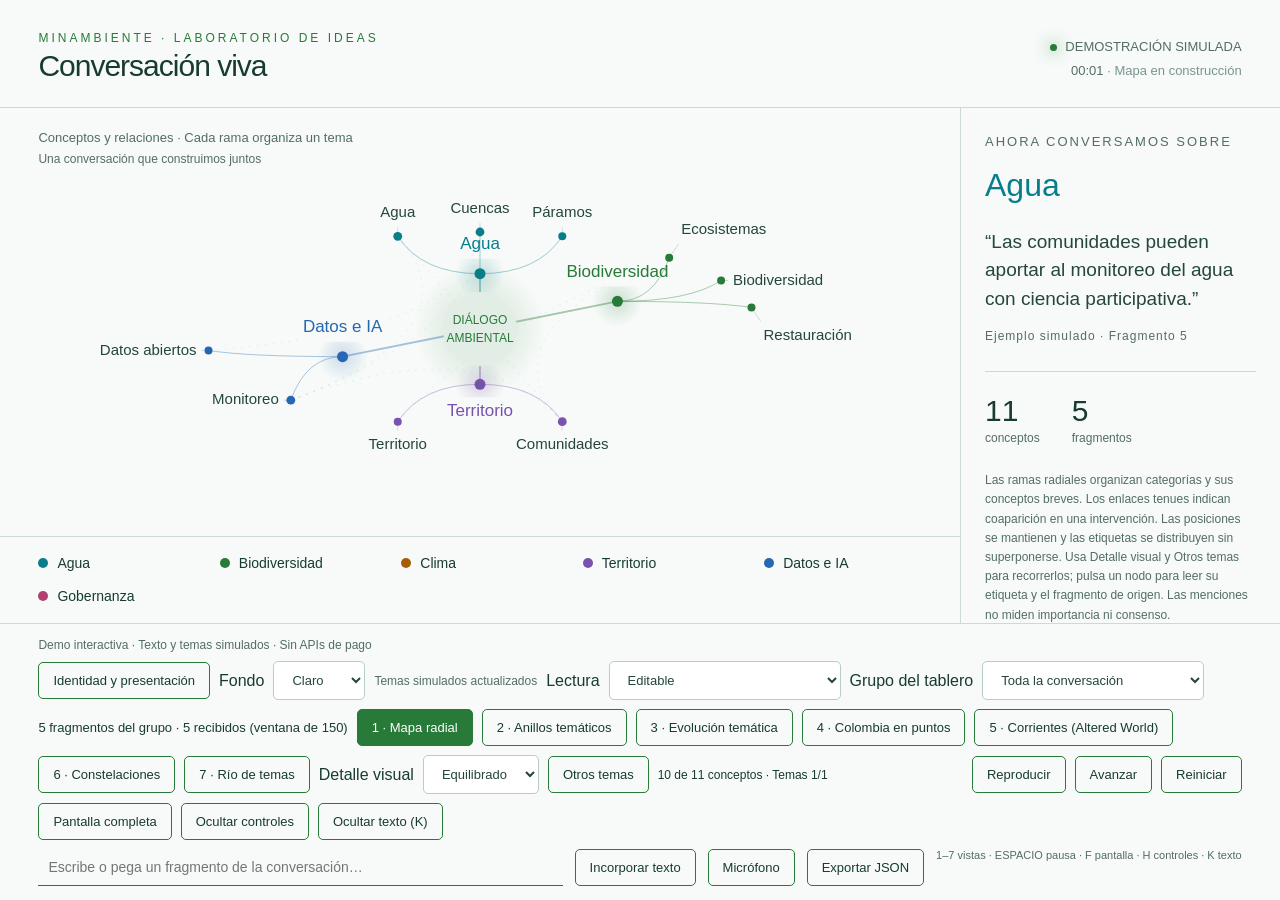
<file: docs/demo/Conversacion_Viva.html>
<!doctype html><html lang="es"><meta charset="utf-8"><meta name="viewport" content="width=device-width,initial-scale=1"><title>MinAmbiente · Conversación viva</title><style>
:root{color-scheme:light;--bg:#f7faf8;--ink:#173b31;--muted:#536d64;--green:#287a38}[hidden]{display:none!important}*{box-sizing:border-box}body{display:grid;grid-template-rows:108px minmax(0,1fr) auto;height:100vh;margin:0;background:var(--bg);color:var(--ink);font-family:Segoe UI,Arial,sans-serif;overflow:hidden}header{height:108px;padding:25px 3vw 15px;display:flex;justify-content:space-between;align-items:center;border-bottom:1px solid #ccdad2}h1{font-size:30px;margin:4px 0;font-weight:500;letter-spacing:-1px}.eyebrow{font-size:12px;letter-spacing:3px;color:var(--green);text-transform:uppercase}.status{color:#536d64;font-size:13px;text-align:right;line-height:1.8}.dot{display:inline-block;background:var(--green);width:7px;height:7px;border-radius:50%;box-shadow:0 0 15px #287a38;margin-right:8px}.layout{display:grid;grid-template-columns:minmax(0,1fr) 320px;min-height:0;height:auto}.stage{position:relative;min-height:0}canvas{width:100%;height:100%;display:block}.caption{position:absolute;top:22px;left:3vw;font-size:13px;color:var(--muted);max-width:80%}.legend{position:absolute;bottom:15px;left:3vw;display:flex;gap:18px;flex-wrap:wrap;font-size:12px;color:#536d64}.legend i{display:inline-block;width:8px;height:8px;border-radius:50%;margin-right:7px}aside{border-left:1px solid #ccdad2;padding:26px 24px;overflow:auto}aside h2{font-size:13px;text-transform:uppercase;letter-spacing:2px;color:var(--muted);font-weight:400;margin:0 0 18px}.focus{font-size:32px;line-height:1.15;color:var(--green);margin:10px 0 24px}.quote{font-size:19px;line-height:1.5;margin:0;color:#24463c}.speaker{font-size:12px;letter-spacing:1px;color:var(--muted);margin:16px 0 28px}.metrics{display:flex;gap:32px;border-top:1px solid #ccdad2;padding-top:22px}.metrics b{display:block;font-size:30px;font-weight:400}.metrics small{font-size:12px;color:var(--muted)}.info{font-size:12px;color:var(--muted);line-height:1.6;margin-top:25px}.controls{max-height:36vh;overflow:auto;min-height:130px;height:auto;border-top:1px solid #ccdad2;padding:14px 3vw;display:flex;flex-wrap:wrap;gap:9px;align-content:center;align-items:center}button,select{font:inherit;font-size:13px;border:1px solid #b7cfc0;border-radius:5px;background:#ffffff;color:#24463c;padding:10px 14px;cursor:pointer}button.active{background:var(--green);color:#ffffff;border-color:var(--green)}button:hover{border-color:var(--green)}button:focus-visible,input:focus-visible{outline:2px solid #b2f4cf;outline-offset:3px}.grow{flex:1}input{min-width:200px;flex:1;background:transparent;border:0;border-bottom:1px solid #426064;padding:10px;color:#173b31;font-size:14px}.entry{width:100%;display:flex;gap:12px}.key{color:var(--muted);font-size:11px}.clean aside,.clean .controls,.clean .caption{display:none}.clean .layout{grid-template-columns:1fr;height:auto}@media(max-width:850px){.layout{grid-template-columns:minmax(0,1fr) 240px}aside{padding:20px 15px}.focus{font-size:23px}.quote{font-size:16px}.controls{height:180px}.layout{height:auto}.key{display:none}button{padding:8px}h1{font-size:24px}}
[data-theme="dark"]{color-scheme:dark;--bg:#071a20;--ink:#e9f3ed;--muted:#91aaa9;--green:#96e5a5}[data-theme="dark"] header,[data-theme="dark"] aside,[data-theme="dark"] .controls,[data-theme="dark"] .metrics{border-color:#234047}[data-theme="dark"] .status,[data-theme="dark"] .legend{color:#b4c8c6}[data-theme="dark"] .quote{color:#d9e6dd}[data-theme="dark"] button,[data-theme="dark"] select{background:#112b32;color:#d8e8df;border-color:#345157}[data-theme="dark"] button.active{background:#96e5a5;color:#102921}[data-theme="dark"] input{color:#e9f3ed}[data-theme="dark"] .dot{box-shadow:0 0 15px #96e5a5}[data-theme="dark"] .controls a{color:#96e5a5!important}
/* Give the theme key its own space so it never covers the lower branches. */
.stage{display:grid;grid-template-rows:minmax(0,1fr) auto;overflow:hidden}
.stage canvas{min-height:0;min-width:0}
.legend{position:static;display:grid;grid-template-columns:repeat(auto-fit,minmax(min(150px,100%),1fr));gap:12px 24px;margin:0;padding:16px 3vw;max-height:24vh;overflow:auto;border-top:1px solid #ccdad2;background:var(--bg);font-size:14px;line-height:1.5;color:var(--ink)}
.legend span{display:flex;align-items:flex-start;gap:9px;min-width:0;overflow-wrap:anywhere}
.legend i{flex:0 0 10px;width:10px;height:10px;margin:5px 0 0}
[data-theme="dark"] .legend{border-color:#234047;color:var(--ink)}
@media(max-height:650px){.legend{padding:10px 3vw;gap:8px 18px;font-size:13px}}

/* K controls the reading panel independently of the presentation controls. */
.text-panel-open aside{display:block}
.text-panel-open .layout{grid-template-columns:minmax(0,1fr) clamp(260px,28vw,420px)}
.text-panel-closed aside{display:none}
.text-panel-closed .layout{grid-template-columns:minmax(0,1fr)}
.text-panel-open .quote{font-size:clamp(19px,1.65vw,27px);line-height:1.55;overflow-wrap:anywhere}
.text-panel-open .focus{overflow-wrap:anywhere}
@media(max-width:650px){.text-panel-open .layout{grid-template-columns:minmax(0,1fr);grid-template-rows:minmax(0,1fr) minmax(0,35%)}.text-panel-open aside{border-left:0;border-top:1px solid #ccdad2;padding:14px 20px}.text-panel-open aside .metrics,.text-panel-open aside .info{display:none}.text-panel-open .focus{font-size:21px;margin:8px 0}.text-panel-open .speaker{margin:10px 0}}
.brand-description{position:absolute;top:40px;left:3vw;font-size:12px;color:var(--muted);max-width:85%;margin:4px 0}.clean .brand-description{display:none}</style><header><div><div class="eyebrow" data-brand="organization">MinAmbiente · Laboratorio de ideas</div><h1 data-brand="app_name">Conversación viva</h1></div><div class="status"><span class="dot"></span><span id="source">DEMOSTRACIÓN SIMULADA</span><br><span id="clock">00:00</span> <span style="color:#789491"> · Mapa en construcción</span></div></header><main class="layout"><section class="stage"><div class="caption" id="caption"></div><p class="brand-description" data-brand="description"></p><canvas id="viz" aria-label="Visualización de conceptos de la conversación"></canvas><div class="legend" id="legend"></div></section><aside id="textPanel" aria-label="Texto de la conversación"><h2 data-brand="panel_heading">Ahora conversamos sobre</h2><div class="focus" id="focus">Territorio</div><p class="quote" id="quote" aria-live="polite"></p><div class="speaker" id="speaker"></div><div class="metrics"><div><b id="concepts">0</b><small>conceptos</small></div><div><b id="fragments">0</b><small>fragmentos</small></div></div><p class="info" id="info">Ejemplo ilustrativo. El tamaño refleja menciones detectadas, no importancia ni consenso. Las conexiones indican aparición en un mismo fragmento.</p></aside></main><footer class="controls"><span class="demo-note">Demo interactiva · Texto y temas simulados · Sin APIs de pago</span><button id="demoSettings">Identidad y presentación</button><label for="demoTheme">Fondo</label><select id="demoTheme"><option value="light">Claro</option><option value="dark">Oscuro</option></select><span id="demoAnalysis" role="status"></span><label for="lensSelector">Lectura</label><select id="lensSelector"><option value="manual">Editable</option><option value="agenda">Agenda de ejemplo</option><option value="automatic">Temas automáticos · simulados</option></select><label for="groupSelector">Grupo del tablero</label><select id="groupSelector" aria-label="Grupo para todos los gráficos"><option value="all">Toda la conversación</option></select><span id="groupSummary" role="status" style="font-size:13px"></span><button class="active" data-view="radial">1 · Mapa radial</button><button data-view="sunburst">2 · Anillos temáticos</button><button data-view="flow">3 · Evolución temática</button><button data-view="particles">4 · Colombia en puntos</button><button data-view="field">5 · Corrientes (Altered World)</button><button data-view="constellation">6 · Constelaciones</button><button data-view="stream">7 · Río de temas</button><div id="streamControls" hidden style="width:100%;display:flex;flex-wrap:wrap;align-items:center;gap:12px"><label for="streamTime">Momento de la conversación</label><input id="streamTime" type="range" min="1" max="1" value="1" style="min-width:100px" aria-label="Revisar un fragmento de la conversación"><span id="streamPosition" role="status"></span><button id="streamLive">Volver al directo</button></div><label for="labelDensity">Detalle visual</label><select id="labelDensity"><option value="2">Compacto</option><option value="3" selected>Equilibrado</option><option value="4">Ampliado</option></select><button id="nextThemes">Otros temas</button><span id="displayBudget" role="status" style="font-size:12px"></span><span class="grow"></span><button id="play">Pausar</button><button id="next">Avanzar</button><button id="reset">Reiniciar</button><button id="screen">Pantalla completa</button><button id="hide">Ocultar controles</button><button id="toggleTextPanel" aria-controls="textPanel" aria-pressed="true">Ocultar texto (K)</button><div class="entry"><input id="text" placeholder="Escribe o pega un fragmento de la conversación…" aria-label="Texto de la conversación"><button id="add">Incorporar texto</button><button id="mic">Micrófono</button><button id="export">Exportar JSON</button><span class="key">1–7 vistas · ESPACIO pausa · F pantalla · H controles · K texto</span></div></footer><link rel="stylesheet" href="../demo-assets/branding.css"><link rel="stylesheet" href="../demo-assets/demo.css"><script id="appBranding" type="application/json">{"app_name":"Conversación viva","organization":"MinAmbiente · Laboratorio de ideas","description":"Una conversación que construimos juntos","center_top":"DIÁLOGO","center_bottom":"AMBIENTAL","panel_heading":"Ahora conversamos sobre","accent_color":"#287a38"}</script><script src="../demo-assets/branding.js"></script><script>
'use strict';
let displayTheme='light';
const LIVE_MODE=false; // Public demo: no server or API credentials.
let themes=[['Agua','#087e8b',['agua','cuenca','río','hidrica','hídrica','páramo']],['Biodiversidad','#287a38',['biodiversidad','bosque','especie','restaur','ecosistema']],['Clima','#a65d08',['clima','climát','carbono','emision','emisión','sequía']],['Territorio','#7852ae',['territorio','comunidad','particip','campesin','indígena']],['Datos e IA','#2567b2',['dato','inteligencia','sensor','satel','satél','modelo','monitoreo']],['Gobernanza','#b13f70',['gobernanza','decisión','decision','política','articul','transparen']]];
const script=[
['El territorio es el punto de partida. Las comunidades conocen sus ecosistemas y sus necesidades.',['Territorio','Comunidades','Ecosistemas'],[3,3,1]],
['La protección del agua exige cuidar las cuencas y los páramos.',['Agua','Cuencas','Páramos'],[0,0,0]],
['Con datos abiertos y monitoreo podemos comprender mejor qué ocurre en cada cuenca.',['Datos abiertos','Monitoreo','Cuencas'],[4,4,0]],
['La biodiversidad necesita restauración de bosques y protección de especies.',['Biodiversidad','Restauración','Bosques','Especies'],[1,1,1,1]],
['Las comunidades pueden aportar al monitoreo del agua con ciencia participativa.',['Comunidades','Monitoreo','Agua','Ciencia participativa'],[3,4,0,3]],
['El cambio climático modifica las lluvias y aumenta el riesgo de sequía.',['Cambio climático','Lluvias','Sequía'],[2,0,2]],
['La inteligencia artificial puede apoyar el análisis de imágenes satelitales de los bosques.',['Inteligencia artificial','Imágenes satelitales','Bosques'],[4,4,1]],
['Es necesario conectar los datos abiertos con decisiones públicas transparentes.',['Datos abiertos','Decisiones públicas','Transparencia'],[4,5,5]],
['La restauración de ecosistemas también contribuye a la captura de carbono.',['Restauración','Ecosistemas','Carbono'],[1,1,2]],
['La gobernanza del agua necesita participación de comunidades y articulación institucional.',['Gobernanza del agua','Agua','Comunidades','Articulación'],[5,0,3,5]],
['Los sensores y los modelos pueden apoyar alertas tempranas ante sequías.',['Sensores','Modelos','Alertas tempranas','Sequía'],[4,4,2,2]],
['El territorio requiere políticas construidas con participación y evidencia.',['Territorio','Políticas públicas','Participación','Datos abiertos'],[3,5,3,4]],
['Proteger la biodiversidad y el agua demanda decisiones que integren conocimiento local y datos.',['Biodiversidad','Agua','Decisiones públicas','Datos abiertos'],[1,0,5,4]],
['La inteligencia artificial debe apoyar a las comunidades y fortalecer la transparencia.',['Inteligencia artificial','Comunidades','Transparencia'],[4,3,5]],
['Nuestra conversación conecta territorio, agua, biodiversidad y acción climática.',['Territorio','Agua','Biodiversidad','Cambio climático'],[3,0,1,2]]];
const $=id=>document.getElementById(id),canvas=$('viz'),rawCtx=canvas.getContext('2d'),ctx=new Proxy(rawCtx,{get(target,key){const value=target[key];return typeof value==='function'?value.bind(target):value},set(target,key,value){target[key]=['fillStyle','strokeStyle'].includes(key)&&typeof value==='string'?paintColor(value):value;return true}});let W,H,dpr,view='radial',playing=true,idx=0,last=performance.now(),start=last,active=0,events=[],nodes=new Map(),edges=new Map(),seen=new Set(),focusNode=null,recognition=null,manualId=0;
const modes={stream:'Río de temas · La conversación transforma las bandas con cada intervención',constellation:'Constelaciones temáticas · Cada grupo de puntos crece con las menciones',radial:'Conceptos y relaciones · Cada rama organiza un tema',sunburst:'Distribución de menciones · Tema y concepto',flow:'Evolución por fragmento · Proporción temática detectada',particles:'Colombia se construye con la conversación · Colores temáticos, sin atribución regional',field:'Corrientes generativas · Inspiración en Altered World, vinculada a las menciones temáticas'};
$('legend').innerHTML=themes.map(t=>'<span><i style="background:'+t[1]+'"></i>'+t[0]+'</span>').join('');

const darkPalette={'#f7faf8':'#071a20','#e2eee5':'#12383b','#24463c':'#e0eee8','#173b31':'#e9f3ed','#536d64':'#91aaa9','#287a38':'#9ce4a7','#087e8b':'#69cddb','#a65d08':'#edbc79','#7852ae':'#b5a0e8','#2567b2':'#78b1ee','#b13f70':'#e393ad','#b7cfc0':'#345157','#c8d7ce':'#345157','#ccdad2':'#234047','#317d75':'#a5dadb'};
function paintColor(value){
 if(displayTheme!=='dark'||!/^#[0-9a-f]{6}([0-9a-f]{2})?$/i.test(value))return value;
 const base=value.slice(0,7).toLowerCase(),alpha=value.slice(7);if(darkPalette[base])return darkPalette[base]+alpha;
 // Preserve custom category hues while raising their contrast against the dark canvas.
 let channels=[1,3,5].map(i=>parseInt(base.slice(i,i+2),16));
 function luminance(c){const values=c.map(v=>{v/=255;return v<=.04045?v/12.92:Math.pow((v+.055)/1.055,2.4)});return values[0]*.2126+values[1]*.7152+values[2]*.0722}
 for(let i=0;i<18&&(luminance(channels)+.05)/(.009+.05)<4.5;i++)channels=channels.map(v=>Math.round(v+(255-v)*.1));
 return '#'+channels.map(v=>v.toString(16).padStart(2,'0')).join('')+alpha;
}
function setTheme(theme){
 displayTheme=theme==='dark'?'dark':'light';document.documentElement.dataset.theme=displayTheme;
 if(window.setBranding)window.setBranding(window.appBranding);
 const legend=$('legend');legend.replaceChildren();
 themes.forEach((t,g)=>{if(selectedCategories&&!selectedCategories.has(categoryIds[g]))return;const span=document.createElement('span'),dot=document.createElement('i');dot.style.background=paintColor(t[1]);span.append(dot,document.createTextNode(t[0]));legend.append(span)});
 $('focus').style.color=paintColor(themes[active]?.[1]||'#287a38');
}

function resize(){dpr=Math.min(devicePixelRatio||1,2);W=canvas.clientWidth;H=canvas.clientHeight;canvas.width=W*dpr;canvas.height=H*dpr;ctx.setTransform(dpr,0,0,dpr,0,0)}new ResizeObserver(resize).observe(canvas);
function norm(t){return String(t).normalize('NFD').replace(/[\u0300-\u036f]/g,'').toLowerCase()}
function infer(text){const result=[];for(let g=0;g<themes.length;g++){for(const key of themes[g][2])if(norm(text).includes(norm(key))){result.push({label:themes[g][0],theme:g});break}}return result}
function ingest(ev,replay=false){if(!ev||typeof ev.text!=='string'||!ev.text.trim())return false;const id=String(ev.id||'manual-'+(++manualId));if(seen.has(id))return false;seen.add(id);if(ev.categories)applyCategories(ev.categories);if(!replay){rawEvents.push({...ev,id,categories:categoryIds.map((id,i)=>({id,name:themes[i][0],color:themes[i][1],keywords:themes[i][2]})),concepts:Array.isArray(ev.concepts)?ev.concepts:infer(ev.text)});if(rawEvents.length>150)rawEvents.shift();}const cs=(Array.isArray(ev.concepts)?ev.concepts:infer(ev.text)).filter(c=>c&&typeof c.label==='string'&&c.label.trim()).filter(c=>!selectedCategories||selectedCategories.has(categoryIds[c.theme])).slice(0,10).map(c=>({label:c.label.trim().slice(0,50),theme:Number.isInteger(c.theme)&&c.theme>=0&&c.theme<themes.length?c.theme:0}));const local=new Set(),hist=Array(themes.length).fill(0);for(const c of cs){const k=c.theme+'::'+norm(c.label);if(local.has(k))continue;local.add(k);let n=nodes.get(k);if(!n){n={...c,key:k,count:0,born:performance.now(),x:W/2,y:H/2};nodes.set(k,n)}n.count++;n.last=performance.now();hist[n.theme]++;}const keys=[...local];for(let i=0;i<keys.length;i++)for(let j=i+1;j<keys.length;j++){const key=[keys[i],keys[j]].sort().join('::');let e=edges.get(key)||{a:keys[i],b:keys[j],count:0};e.count++;edges.set(key,e)}const item={id,text:ev.text.trim(),speaker:ev.speaker||'Intervención',concepts:cs,hist,at:new Date().toISOString()};events.push(item);if(events.length>150){const old=events.shift(),oldKeys=[...new Set(old.concepts.map(c=>c.theme+'::'+norm(c.label)))];for(const key of oldKeys){const n=nodes.get(key);if(n&&--n.count<=0)nodes.delete(key)}for(let i=0;i<oldKeys.length;i++)for(let j=i+1;j<oldKeys.length;j++){const key=[oldKeys[i],oldKeys[j]].sort().join('::'),edge=edges.get(key);if(edge&&--edge.count<=0)edges.delete(key)}}if(cs.length)lastRelevant=performance.now();topicCacheId=null;active=hist.indexOf(Math.max(...hist));$('quote').textContent='“'+item.text+'”';$('speaker').textContent=item.speaker+' · Fragmento '+events.length;$('focus').textContent=cs.length?themes[active][0]:'Sin tema detectado';$('focus').style.color=cs.length?paintColor(themes[active][1]):paintColor('#536d64');$('concepts').textContent=nodes.size;$('fragments').textContent=events.filter(e=>e.concepts.length).length;updateGroupSummary();updateStreamControls();return true}
function step(){if(idx>=script.length){playing=false;$('play').textContent='Reproducir';return}const [text,labels,gs]=script[idx];ingest({id:'demo-'+idx,text,speaker:idx%3===1?'Participante · Ejemplo':'Ponente · Ejemplo',concepts:labels.map((label,i)=>({label,theme:gs[i]}))});idx++;last=performance.now();}
function setView(v){if(!modes[v])return;$('nextThemes').hidden=!['radial','constellation'].includes(v);$('labelDensity').hidden=!['radial','sunburst','constellation'].includes(v);$('displayBudget').hidden=!['radial','constellation'].includes(v);$('streamControls').hidden=v!=='stream';view=v;if(v==='particles'){mapEntered=performance.now();mapBirth=[];}$('caption').textContent=modes[v];document.querySelectorAll('[data-view]').forEach(b=>b.classList.toggle('active',b.dataset.view===v));$('info').textContent=v==='radial'?'Las ramas radiales organizan categorías y sus conceptos breves. Los enlaces tenues indican coaparición en una intervención. Las posiciones se mantienen y las etiquetas se distribuyen sin superponerse. Usa Detalle visual y Otros temas para recorrerlos; pulsa un nodo para leer su etiqueta y el fragmento de origen. Las menciones no miden importancia ni consenso.':v==='stream'?'Cada banda es una categoría. Su grosor representa menciones de conceptos suavizadas sobre hasta tres fragmentos, en una ventana de 40 intervenciones. La altura no mide consenso ni importancia. Las transiciones se activan con el texto; el eje horizontal sigue el orden de intervención, no intervalos de tiempo iguales.':v==='particles'?'Silueta continental simplificada de Colombia (Natural Earth). Los puntos crecen según las menciones de conceptos del grupo, con saturación progresiva. Los colores reflejan su proporción temática; la ubicación es artística, sin atribución regional.':v==='field'?'Interpretación de campos de flujo inspirada en Altered World (Mike Bostock y Gerard Ferrandez). La cantidad de líneas refleja menciones del grupo (hasta 900) y nuevos conceptos producen un pulso breve. Los colores reflejan proporciones temáticas; las trayectorias son generativas y no miden flujos reales.':'Ejemplo ilustrativo. El tamaño refleja menciones detectadas, no importancia ni consenso. Las conexiones indican aparición en un mismo fragmento.'}document.querySelectorAll('[data-view]').forEach(b=>b.onclick=()=>setView(b.dataset.view));
function textWidth(text,size){ctx.font=size+'px Arial, DejaVu Sans';const measured=ctx.measureText?.(String(text));return measured&&Number.isFinite(measured.width)?measured.width:String(text).length*size*.56}
function fitText(text,width,size=15,maxWords=4){let full=String(text),words=full.trim().split(/\s+/),value=words.slice(0,maxWords).join(' '),cut=words.length>maxWords;while(value&&textWidth(value+(cut?'…':''),size)>Math.max(0,width)){value=value.slice(0,-1).trimEnd();cut=true}return value?value+(cut?'…':''):''}
function label(text,x,y,size=15,color='#24463c',align='center',maxWidth=Infinity){if(y<12||y>H-12)return;const available=Math.min(maxWidth,align==='left'?W-x-18:align==='right'?x-18:2*Math.min(x-18,W-x-18));const display=fitText(text,available,size,Infinity);if(!display)return;ctx.font=size+'px Arial, DejaVu Sans';ctx.textAlign=align;ctx.textBaseline='middle';if(color==='ring-ink')rawCtx.fillStyle='#071a20';else ctx.fillStyle=color;ctx.fillText(display,x,y)}
function glow(x,y,r,color){color=paintColor(color);const gr=ctx.createRadialGradient(x,y,0,x,y,r);gr.addColorStop(0,color+'35');gr.addColorStop(1,color+'00');ctx.fillStyle=gr;ctx.beginPath();ctx.arc(x,y,r,0,Math.PI*2);ctx.fill()}
function point(x,y,r,color){ctx.fillStyle=color;ctx.beginPath();ctx.arc(x,y,r,0,Math.PI*2);ctx.fill()}
function smartLabels(items){for(const side of ['left','right']){const capacity=Math.max(1,Math.floor((H-140)/24));const list=items.filter(v=>v.align===side).sort((a,b)=>a.y-b.y).slice(0,capacity);let prev=65;for(const v of list){v.yy=Math.max(v.y,prev+24);prev=v.yy}if(list.length&&prev>H-65){let next=H-41;for(let i=list.length-1;i>=0;i--){list[i].yy=Math.min(list[i].yy,next-24);next=list[i].yy}}for(const v of list){if(Math.abs(v.yy-v.y)>3){ctx.strokeStyle='#536d644a';ctx.beginPath();ctx.moveTo(v.x,v.y);ctx.lineTo(v.x,v.yy);ctx.stroke()}label(v.text,v.x,v.yy,v.size||15,v.color||'#24463c',v.align)}}}
// Presentation budgets never remove concepts from the underlying conversation.
let themePage=0,displaySelections=new Map();
function stableConcepts(g,limit){
 const id=categoryIds[g],candidates=[...nodes.values()].filter(n=>n.theme===g).sort((a,b)=>b.count-a.count||a.born-b.born||a.key.localeCompare(b.key));
 let chosen=(displaySelections.get(id)||[]).filter(key=>candidates.some(n=>n.key===key)).slice(0,limit);
 for(const candidate of candidates){if(chosen.includes(candidate.key))continue;if(chosen.length<limit){chosen.push(candidate.key);continue}
  const weakest=chosen.reduce((a,b)=>nodes.get(a).count<=nodes.get(b).count?a:b);
  if(candidate.count>=nodes.get(weakest).count*1.35+1)chosen[chosen.indexOf(weakest)]=candidate.key;
 }
 displaySelections.set(id,chosen);return chosen.map(key=>nodes.get(key));
}
function radialPlan(){
 const density=Number($('labelDensity').value)||3,top=86,bottom=Math.max(top,H-72),rows=Math.max(1,Math.min(3,Math.floor((bottom-top)/(52+density*22)))),pageSize=rows*2;
 const active=themes.map((_,g)=>g).filter(g=>[...nodes.values()].some(n=>n.theme===g));
 const pages=Math.max(1,Math.ceil(active.length/pageSize));themePage=Math.min(themePage,pages-1);
 const visible=active.slice(themePage*pageSize,(themePage+1)*pageSize),usedRows=Math.max(1,Math.ceil(visible.length/2)),block=(bottom-top)/usedRows;
 const limit=Math.max(1,Math.min(density,Math.floor((block-40)/22)));
 return {top,bottom,rows:usedRows,block,pages,visible,groups:visible.map((g,i)=>({g,side:i%2,row:Math.floor(i/2),concepts:stableConcepts(g,limit)}))};
}
$('nextThemes').onclick=()=>{themePage=(themePage+1)%radialPlan().pages};
$('labelDensity').onchange=()=>{themePage=0};
function radialTextBox(text,x,y,angle,occupied,{category=false,width=120}={}){
 const size=category?17:15,lineHeight=20,short=fitText(text,width*2,size,category?4:3),words=short.split(/\s+/),lines=[];let line='';
 for(const word of words){const next=line?line+' '+word:word;if(line&&textWidth(next,size)>width){lines.push(line);line=word}else line=next}
 if(line)lines.push(line);if(lines.length>2)lines.splice(1,lines.length-1,fitText(lines.slice(1).join(' '),width,size,Infinity));
 const shown=lines.map(v=>fitText(v,width,size,Infinity)),w=Math.max(1,...shown.map(v=>textWidth(v,size))),h=shown.length*lineHeight;
 const cos=Math.cos(angle),sin=Math.sin(angle),vertical=Math.abs(cos)<.55;
 let left=category||vertical?x-w/2:cos>0?x+12:x-12-w;
 let top=category?y-29-h/2:vertical?(sin<0?y-h-13:y+13):y-h/2;
 for(const dy of [0,-28,28,-56,56,-84,84,-112,112]){
  const box={x:Math.max(20,Math.min(W-w-20,left)),y:top+dy,w,h,lines:shown,size};
  if(box.y<78||box.y+box.h>H-62)continue;
  if(occupied.some(b=>box.x<b.x+b.w+14&&box.x+box.w+14>b.x&&box.y<b.y+b.h+12&&box.y+box.h+12>b.y))continue;
  occupied.push(box);return box;
 }return null;
}
function radialGeometry(){
 const plan=radialPlan(),cx=W/2,cy=(plan.top+plan.bottom)/2;
 const rx=Math.max(35,Math.min(W*.29,(W-270)/2)),ry=Math.max(30,(plan.bottom-plan.top)/2-38);
 const occupied=[{x:cx-48,y:cy-48,w:96,h:96}],groups=[];
 const slots=themes.length<=6?Math.max(6,themes.length):Math.max(4,plan.visible.length);
 // Reserve topic-label positions before placing any concept labels.
 for(const [index,group] of plan.groups.entries()){
  const slot=themes.length<=6?group.g:index,a=slot*Math.PI*2/slots-Math.PI/2;
  const ax=cx+Math.cos(a)*rx*.57,ay=cy+Math.sin(a)*ry*.57;
  const heading=radialTextBox(themes[group.g][0],ax,ay,a,occupied,{category:true,width:140});
  groups.push({...group,a,ax,ay,heading,leaves:[]});
 }
 for(const group of groups){
  const spread=group.concepts.length<=1?0:Math.min(.6,Math.PI*2/slots*.60),step=group.concepts.length<=1?0:spread/(group.concepts.length-1);
  for(const [i,n] of group.concepts.entries()){
   const a=group.a-spread/2+i*step,x=cx+Math.cos(a)*rx,y=cy+Math.sin(a)*ry;
   const box=radialTextBox(n.label,x,y,a,occupied,{width:Math.min(125,W*.16)});
   group.leaves.push({n,x,y,box});
  }
 }
 return {...plan,cx,cy,groups,boxes:occupied};
}
function radial(t){
 if(H<235||W<400){label('Amplía el tablero u oculta los controles (H)',W/2,H/2,14,'#536d64');return}
 const plan=radialGeometry(),{cx,cy}=plan;
 $('nextThemes').disabled=plan.pages<=1;for(const n of nodes.values()){n.x=-100;n.y=-100}
 const positions=new Map();
 function drawBox(box,color){if(!box)return;ctx.fillStyle='#f7faf8';ctx.fillRect(box.x-5,box.y-4,box.w+10,box.h+8);box.lines.forEach((text,i)=>label(text,box.x,box.y+10+i*20,box.size,color,'left',box.w+1))}
 // Faint co-occurrence links only between the selected leaves, behind the branches.
 for(const group of plan.groups)for(const leaf of group.leaves)if(leaf.box)positions.set(leaf.n.key,leaf);
 let links=0;for(const edge of edges.values()){
  const a=positions.get(edge.a),b=positions.get(edge.b);if(!a||!b||a.n.theme===b.n.theme||links>=12)continue;
  ctx.strokeStyle='#317d751b';ctx.lineWidth=1;ctx.setLineDash([2,6]);ctx.beginPath();ctx.moveTo(a.x,a.y);ctx.quadraticCurveTo(cx,cy,b.x,b.y);ctx.stroke();ctx.setLineDash([]);links++;
 }
 for(const group of plan.groups){
  const color=themes[group.g][1];ctx.strokeStyle=color+'65';ctx.lineWidth=1.8;ctx.beginPath();ctx.moveTo(cx,cy);ctx.lineTo(group.ax,group.ay);ctx.stroke();glow(group.ax,group.ay,25,color);point(group.ax,group.ay,5.5,color);drawBox(group.heading,color);
  for(const leaf of group.leaves){if(!leaf.box)continue;const {n,x,y,box}=leaf;n.x=x;n.y=y;
   ctx.strokeStyle=color+'60';ctx.lineWidth=1;ctx.beginPath();ctx.moveTo(group.ax,group.ay);ctx.quadraticCurveTo(group.ax+(x-group.ax)*.7,group.ay,x,y);ctx.stroke();
   point(x,y,Math.min(6,3+Math.sqrt(n.count)),color);
   // A short leader keeps relocated labels associated with their leaf.
   const lx=Math.max(box.x,Math.min(box.x+box.w,x)),ly=Math.max(box.y,Math.min(box.y+box.h,y));
   ctx.strokeStyle=color+'35';ctx.beginPath();ctx.moveTo(x,y);ctx.lineTo(lx,ly);ctx.stroke();drawBox(box,'#24463c');
  }
 }
 glow(cx,cy,65,'#287a38');point(cx,cy,37,'#e2eee5');label(window.appBranding?.center_top||'DIÁLOGO',cx,cy-8,12,'#287a38','center',94);label(window.appBranding?.center_bottom||'AMBIENTAL',cx,cy+10,12,'#287a38','center',94);
 const shown=positions.size;$('displayBudget').textContent=shown+' de '+nodes.size+' conceptos · Temas '+(themePage+1)+'/'+plan.pages;
 if(!shown)label('Esperando conceptos representativos',cx,cy+70,15,'#536d64');
}
function sunburst(){const labels=[];const allowedLabels=new Set(themes.flatMap((_,g)=>stableConcepts(g,Number($('labelDensity').value)||3).map(n=>n.key)));const cx=W*.48,cy=H*.51,r=Math.min(H*.32,W*.25),arr=[...nodes.values()],total=arr.reduce((a,n)=>a+n.count,0)||1;let a=-Math.PI/2;for(let g=0;g<themes.length;g++){const group=arr.filter(n=>n.theme===g),sum=group.reduce((v,n)=>v+n.count,0),end=a+sum/total*Math.PI*2;if(!sum)continue;arc(a,end,r*.43,r*.79,themes[g][1],.78);const mid=(a+end)/2;if(end-a>.65)label(fitText(themes[g][0],r*.50,12),cx+Math.cos(mid)*r*.62,cy+Math.sin(mid)*r*.62,12,displayTheme==='dark'?'ring-ink':'#ffffff','center',r*.50);let sub=a;for(const n of group){const b=sub+n.count/total*Math.PI*2;arc(sub,b,r*.82,r*1.18,themes[g][1],.35+.5*n.count/Math.max(...group.map(v=>v.count)));if(b-sub>.09&&allowedLabels.has(n.key)){const m=(sub+b)/2,x=cx+Math.cos(m)*r*1.26,y=cy+Math.sin(m)*r*1.26;labels.push({text:fitText(n.label,Math.min(180,W*.22),13),x,y,size:Math.max(11,Math.min(16,W/85)),align:Math.cos(m)>0?'left':'right'})}sub=b}a=end}smartLabels(labels);label(String(total),cx,cy-10,44);label('menciones',cx,cy+27,15,'#536d64');function arc(a,b,r1,r2,color,alpha){ctx.globalAlpha=alpha;ctx.beginPath();ctx.arc(cx,cy,r2,a+.005,b-.005);ctx.arc(cx,cy,r1,b-.005,a+.005,true);ctx.closePath();ctx.fillStyle=color;ctx.fill();ctx.globalAlpha=1}}
function flow(){const arr=events.slice(-35),left=60,right=W-70,top=H*.2,height=H*.55;label('Cómo se distribuyen los temas a lo largo de la conversación',left,70,19,'#24463c','left');if(!arr.length)return;const ww=(right-left)/Math.max(1,arr.length-1);function bounds(i,g){const hist=arr[i].hist,s=hist.reduce((a,b)=>a+b,0)||1;return [top+hist.slice(0,g).reduce((a,b)=>a+b,0)/s*height,top+hist.slice(0,g+1).reduce((a,b)=>a+b,0)/s*height]}for(let g=0;g<themes.length;g++){ctx.beginPath();arr.forEach((_,i)=>{const y=bounds(i,g)[0],x=arr.length===1?left+i*ww: left+i*ww;i?ctx.lineTo(x,y):ctx.moveTo(x,y)});for(let i=arr.length-1;i>=0;i--)ctx.lineTo(left+i*ww,bounds(i,g)[1]);ctx.closePath();ctx.fillStyle=themes[g][1]+'a6';ctx.fill()}for(let i=0;i<arr.length;i++){if(i%3===0||i===arr.length-1)label(String(events.length-arr.length+i+1),left+i*ww,top+height+28,13,'#536d64')}label('Fragmento de la charla',W/2,top+height+65,14,'#536d64');label('100%',left-12,top,12,'#536d64','right');label('0%',left-12,top+height,12,'#536d64','right')}

// Silueta simplificada de Natural Earth 1:110m, dominio público.
// https://github.com/nvkelso/natural-earth-vector/blob/master/geojson/ne_110m_admin_0_countries.geojson
const colombia={"type":"Polygon","coordinates":[[[-66.876326,1.253361],[-67.065048,1.130112],[-67.259998,1.719999],[-67.53781,2.037163],[-67.868565,1.692455],[-69.816973,1.714805],[-69.804597,1.089081],[-69.218638,0.985677],[-69.252434,0.602651],[-69.452396,0.706159],[-70.015566,0.541414],[-70.020656,-0.185156],[-69.577065,-0.549992],[-69.420486,-1.122619],[-69.444102,-1.556287],[-69.893635,-4.298187],[-70.394044,-3.766591],[-70.692682,-3.742872],[-70.047709,-2.725156],[-70.813476,-2.256865],[-71.413646,-2.342802],[-71.774761,-2.16979],[-72.325787,-2.434218],[-73.070392,-2.308954],[-73.659504,-1.260491],[-74.122395,-1.002833],[-74.441601,-0.53082],[-75.106625,-0.057205],[-75.373223,-0.152032],[-75.801466,0.084801],[-76.292314,0.416047],[-76.57638,0.256936],[-77.424984,0.395687],[-77.668613,0.825893],[-77.855061,0.809925],[-78.855259,1.380924],[-78.990935,1.69137],[-78.617831,1.766404],[-78.662118,2.267355],[-78.42761,2.629556],[-77.931543,2.696606],[-77.510431,3.325017],[-77.12769,3.849636],[-77.496272,4.087606],[-77.307601,4.667984],[-77.533221,5.582812],[-77.318815,5.845354],[-77.476661,6.691116],[-77.881571,7.223771],[-77.753414,7.70984],[-77.431108,7.638061],[-77.242566,7.935278],[-77.474723,8.524286],[-77.353361,8.670505],[-76.836674,8.638749],[-76.086384,9.336821],[-75.6746,9.443248],[-75.664704,9.774003],[-75.480426,10.61899],[-74.906895,11.083045],[-74.276753,11.102036],[-74.197223,11.310473],[-73.414764,11.227015],[-72.627835,11.731972],[-72.238195,11.95555],[-71.75409,12.437303],[-71.399822,12.376041],[-71.137461,12.112982],[-71.331584,11.776284],[-71.973922,11.608672],[-72.227575,11.108702],[-72.614658,10.821975],[-72.905286,10.450344],[-73.027604,9.73677],[-73.304952,9.152],[-72.78873,9.085027],[-72.660495,8.625288],[-72.439862,8.405275],[-72.360901,8.002638],[-72.479679,7.632506],[-72.444487,7.423785],[-72.198352,7.340431],[-71.960176,6.991615],[-70.674234,7.087785],[-70.093313,6.960376],[-69.38948,6.099861],[-68.985319,6.206805],[-68.265052,6.153268],[-67.695087,6.267318],[-67.34144,6.095468],[-67.521532,5.55687],[-67.744697,5.221129],[-67.823012,4.503937],[-67.621836,3.839482],[-67.337564,3.542342],[-67.303173,3.318454],[-67.809938,2.820655],[-67.447092,2.600281],[-67.181294,2.250638],[-66.876326,1.253361]]]}.coordinates[0];
let mapEntered=performance.now(),fieldW=0,fieldH=0,fieldParticles=[],mapBirth=[],topicCacheId=null,topicCum=[];
function hash(n){const x=Math.sin(n*127.1+311.7)*43758.5453;return x-Math.floor(x)}
const minLon=Math.min(...colombia.map(p=>p[0])),maxLon=Math.max(...colombia.map(p=>p[0])),minLat=Math.min(...colombia.map(p=>p[1])),maxLat=Math.max(...colombia.map(p=>p[1]));
function inside(x,y){let hit=false;for(let i=0,j=colombia.length-1;i<colombia.length;j=i++){const a=colombia[i],b=colombia[j];if(((a[1]>y)!==(b[1]>y))&&(x<(b[0]-a[0])*(y-a[1])/(b[1]-a[1])+a[0]))hit=!hit}return hit}
const mapPoints=[];for(let k=1;mapPoints.length<2600&&k<30000;k++){const x=minLon+hash(k*2)*(maxLon-minLon),y=minLat+hash(k*2+1)*(maxLat-minLat);if(inside(x,y))mapPoints.push([x,y,hash(k*8),hash(k*7)])}
function selectedMentions(){return [...nodes.values()].reduce((sum,n)=>sum+n.count,0)}
function mapTarget(){return Math.min(mapPoints.length,Math.round(mapPoints.length*(1-Math.exp(-selectedMentions()/100))))}
function fieldActivity(t){return {count:Math.min(900,selectedMentions()*18),recent:t-lastRelevant<1800}}
function topicFor(v){const id=events.at(-1)?.id;if(topicCacheId!==id){topicCacheId=id;const weights=themes.map((_,g)=>[...nodes.values()].filter(n=>n.theme===g).reduce((a,n)=>a+n.count,0)),sum=weights.reduce((a,b)=>a+b,0)||1;let acc=0;topicCum=weights.map(w=>acc+=w/sum)}for(let g=0;g<themes.length;g++)if(v<=topicCum[g])return g;return Math.max(0,topicCum.findIndex(v=>v>0))}
function particles(t){const scale=Math.min((W-180)/(maxLon-minLon),(H-155)/(maxLat-minLat)),ox=W*.48-(minLon+maxLon)/2*scale,oy=H*.50+(minLat+maxLat)/2*scale;const xy=p=>[ox+p[0]*scale,oy-p[1]*scale];ctx.beginPath();colombia.forEach((p,i)=>{const [x,y]=xy(p);i?ctx.lineTo(x,y):ctx.moveTo(x,y)});ctx.closePath();ctx.fillStyle='#e2eee5';ctx.fill();ctx.strokeStyle='#5c999155';ctx.lineWidth=1;ctx.stroke();const target=mapTarget(),progress=Math.min(1,(t-mapEntered)/3200),visible=Math.floor(target*progress);mapPoints.forEach((p,i)=>{const [x,y]=xy(p);if(i>=visible){if(i%4===0)point(x,y,.65,'#b7cfc0');return}if(mapBirth[i]===undefined)mapBirth[i]=t;const g=topicFor(p[2]),age=Math.min(1,(t-mapBirth[i])/700),ease=1-Math.pow(1-age,3),dx=(p[2]-.5)*180*(1-ease),dy=(p[3]-.5)*180*(1-ease);point(x+dx,y+dy,1.05+p[3]*.9,themes[g][1]);});label('COLOMBIA',W-55,H*.35,Math.min(34,W/35),'#24463c','right');label(visible+' puntos',W-55,H*.35+47,21,'#287a38','right');label('Una conversación que',W-55,H*.35+90,15,'#536d64','right');label('construimos juntos',W-55,H*.35+113,15,'#536d64','right');label('Silueta continental simplificada · Distribución artística de temas, sin datos regionales',W/2,H-55,12,'#536d64')}
// Campo de ruido interpolado: implementación propia, sin dependencias.
// Inspiración visual: https://observablehq.com/@mbostock/altered-world
// Mike Bostock, adaptación de "this alter world" de Gerard Ferrandez.
function noise(x,y){let i=Math.floor(x),j=Math.floor(y),u=x-i,v=y-j;u=u*u*(3-2*u);v=v*v*(3-2*v);const a=hash(i*73+j*137),b=hash((i+1)*73+j*137),c=hash(i*73+(j+1)*137),d=hash((i+1)*73+(j+1)*137);return (a+(b-a)*u)*(1-v)+(c+(d-c)*u)*v}
function field(t){if(fieldW!==W||fieldH!==H){fieldW=W;fieldH=H;fieldParticles=Array.from({length:900},(_,i)=>({x:hash(i*3)*W,y:65+hash(i*3+1)*(H-130),seed:hash(i*3+2),trail:[]}))}const tick=t*.000014;const activity=fieldActivity(t),recent=activity.recent;for(const p of fieldParticles.slice(0,activity.count)){const g=topicFor(p.seed),n=noise(p.x*.003+tick,p.y*.003+tick*.6)+.3*noise(p.x*.008-tick,p.y*.008);const angle=n*Math.PI*4.5;const speed=recent?2.8:1.5;p.x+=Math.cos(angle)*speed+.32;p.y+=Math.sin(angle)*speed;p.trail.push([p.x,p.y]);if(p.trail.length>80)p.trail.shift();if(p.x<-5||p.x>W+5||p.y<58||p.y>H-62){p.x=hash(t+p.seed)*W;p.y=70+hash(t+p.seed*8)*(H-145);p.trail=[]}if(p.trail.length>1){ctx.beginPath();p.trail.forEach((v,i)=>i?ctx.lineTo(...v):ctx.moveTo(...v));ctx.strokeStyle=themes[g][1]+'80';ctx.lineWidth=1.1;ctx.stroke();point(p.x,p.y,recent?1.5:.8,themes[g][1]+'b0')}}ctx.fillStyle='#f7faf8c9';ctx.fillRect(38,58,Math.min(620,W-76),78);label('Corrientes de la conversación',55,80,25,'#24463c','left');label('Líneas activas: '+activity.count+' · Colores y actividad según conceptos del grupo.',55,113,14,'#536d64','left');label('Inspirado en Altered World · Mike Bostock / Gerard Ferrandez · Interpretación propia',W/2,H-53,12,'#536d64')}
function constellation(t){const plan=radialPlan(),arr=[...nodes.values()];$('displayBudget').textContent='Temas '+(themePage+1)+'/'+plan.pages;$('nextThemes').disabled=plan.pages<=1;for(const g of plan.visible){if(selectedCategories&&!selectedCategories.has(categoryIds[g]))continue;const a=plan.visible.indexOf(g)*Math.PI*2/Math.max(1,plan.visible.length)-Math.PI/2,cx=W/2+Math.cos(a)*Math.min(W*.25,H*.29),cy=H/2+Math.sin(a)*H*.27;glow(cx,cy,100,themes[g][1]);const group=arr.filter(n=>n.theme===g);let p=0;const pointBudget=180;for(const n of group){for(let k=0;k<n.count*12&&p<pointBudget;k++){const z=p++,angle=z*2.399963,r=4*Math.sqrt(z),x=cx+Math.cos(angle)*r+Math.sin(t/1700+z)*3,y=cy+Math.sin(angle)*r+Math.cos(t/1500+z)*3;point(x,y,1.2+(k%4)*.3,themes[g][1])}}label(fitText(themes[g][0],Math.min(180,W*.25),16,4),cx,cy-80,16,themes[g][1],'center',180);const top=group.sort((a,b)=>b.count-a.count)[0];if(top)label(fitText(top.label,150,13),cx,cy+80,13,'#24463c','center',150)}}
function render(t){ctx.fillStyle='#f7faf8';ctx.fillRect(0,0,W,H);if(view==='radial')radial(t);else if(view==='sunburst')sunburst();else if(view==='flow')flow();else if(view==='particles')particles(t);else if(view==='constellation')constellation(t);else if(view==='stream')streamgraph(t);else field(t);if(playing&&t-last>6000)step();const s=Math.floor((t-start)/1000);$('clock').textContent=String(Math.floor(s/60)).padStart(2,'0')+':'+String(s%60).padStart(2,'0');requestAnimationFrame(render)}
function toggle(){playing=!playing;last=performance.now();$('play').textContent=playing?'Pausar':'Reproducir'}$('play').onclick=toggle;$('next').onclick=step;$('reset').onclick=()=>{streamState=null;streamCursor=null;rawEvents=[];nodes.clear();edges.clear();seen.clear();events=[];idx=0;start=performance.now();playing=true;$('play').textContent='Pausar';$('source').textContent='DEMOSTRACIÓN SIMULADA';step();mapEntered=performance.now();mapBirth=[];fieldParticles=[];fieldW=0};async function fullscreen(){try{if(document.fullscreenElement)await document.exitFullscreen();else await document.documentElement.requestFullscreen()}catch(e){$('info').textContent='Usa F11 para abrir la pantalla completa del navegador.'}}$('screen').onclick=fullscreen;$('hide').onclick=toggleControls;function add(){const text=$('text').value.trim();if(!text)return;playing=false;$('play').textContent='Reproducir';ingest({text,speaker:'Texto incorporado'});$('source').textContent='ENTRADA MANUAL · DETECCIÓN POR REGLAS';$('text').value=''}$('add').onclick=add;$('text').onkeydown=e=>{if(e.key==='Enter')add()};
$('export').onclick=()=>{const blob=new Blob([JSON.stringify({demo:!LIVE_MODE,identity:window.appBranding,method:'Conceptos de ejemplo o detección por reglas',events,concepts:[...nodes.values()].map(({label,theme,count})=>({label,theme:themes[theme][0],count})),connections:[...edges.values()]},null,2)],{type:'application/json'});const a=document.createElement('a');a.href=URL.createObjectURL(blob);a.download='conversacion_minambiente.json';a.click();setTimeout(()=>URL.revokeObjectURL(a.href),500)};
const SR=window.SpeechRecognition||window.webkitSpeechRecognition;$('mic').onclick=()=>{if(!SR){$('info').textContent='Este navegador no ofrece reconocimiento de voz. Usa entrada manual o conecta tu transcripción con minambiente.ingest().';return}if(recognition){recognition.stop();return}playing=false;$('play').textContent='Reproducir';const r=recognition=new SR();r.lang='es-CO';r.continuous=true;r.interimResults=false;r.onresult=e=>{for(let i=e.resultIndex;i<e.results.length;i++)if(e.results[i].isFinal)window.demoIngest({text:e.results[i][0].transcript,speaker:'Micrófono · Reglas locales'})};r.onstart=()=>{$('mic').textContent='Detener micrófono';$('source').textContent='MICRÓFONO · DETECCIÓN POR REGLAS'};r.onend=()=>{recognition=null;$('mic').textContent='Micrófono';$('source').textContent='MICRÓFONO DETENIDO'};r.onerror=e=>{$('info').textContent='Micrófono: '+e.error+'. Prueba en Chrome o Edge mediante HTTPS o localhost, o utiliza la entrada de texto.'};try{r.start()}catch(e){recognition=null;$('info').textContent='No fue posible iniciar el micrófono. Usa entrada manual.'}};
let textPanelOverride=null;
function textPanelVisible(){return textPanelOverride===null?!document.body.classList.contains('clean'):textPanelOverride}
function syncTextPanel(){const visible=textPanelVisible();$('textPanel').setAttribute('aria-hidden',String(!visible));$('toggleTextPanel').setAttribute('aria-pressed',String(visible));$('toggleTextPanel').textContent=visible?'Ocultar texto (K)':'Mostrar texto (K)'}
function toggleTextPanel(){textPanelOverride=!textPanelVisible();document.body.classList.toggle('text-panel-open',textPanelOverride);document.body.classList.toggle('text-panel-closed',!textPanelOverride);syncTextPanel()}
function toggleControls(){document.body.classList.toggle('clean');syncTextPanel()}
$('toggleTextPanel').onclick=toggleTextPanel;
syncTextPanel();
document.addEventListener('keydown',e=>{if(['INPUT','SELECT','TEXTAREA'].includes(e.target.tagName)||e.target.isContentEditable||e.ctrlKey||e.altKey||e.metaKey)return;if(e.key.toLowerCase()==='k'){if(!e.repeat){e.preventDefault();toggleTextPanel()}return}if(e.code==='Space'){e.preventDefault();toggle()}if(e.key.toLowerCase()==='f')fullscreen();if(e.key.toLowerCase()==='h')toggleControls();if('1234567'.includes(e.key))setView(['radial','sunburst','flow','particles','field','constellation','stream'][Number(e.key)-1])});canvas.onclick=e=>{if(view!=='radial')return;const b=canvas.getBoundingClientRect(),x=e.clientX-b.left,y=e.clientY-b.top;const n=[...nodes.values()].find(n=>Math.hypot(n.x-x,n.y-y)<22);if(n){$('focus').textContent=n.label;$('quote').textContent=events.filter(ev=>ev.concepts.some(c=>c.theme+'::'+norm(c.label)===n.key)).at(-1)?.text||'';$('speaker').textContent=n.count+' menciones detectadas'}};
window.minambiente={clear:clearLive,ingest(ev){last=performance.now();playing=false;$('play').textContent='Reproducir';$('source').textContent='TRANSCRIPCIÓN EXTERNA';return ingest(ev)},setView,advance:step,getState:()=>({events,concepts:[...nodes.values()],connections:[...edges.values()]})};

function clearLive(preserve=false){themePage=0;displaySelections.clear();streamState=null;streamCursor=null;if(!preserve)rawEvents=[];lastRelevant=-Infinity;nodes.clear();edges.clear();seen.clear();events=[];idx=0;playing=false;start=last=performance.now();topicCacheId=null;topicCum=[];mapBirth=[];mapEntered=performance.now();fieldW=0;fieldParticles=[];$('concepts').textContent='0';$('fragments').textContent='0';$('quote').textContent='Esperando texto confirmado de la conversación…';$('speaker').textContent='Sesión en vivo';$('focus').textContent='Escuchando';updateStreamControls();}

let selectedCategories=new URLSearchParams(location.search).has('categories')?new Set(new URLSearchParams(location.search).get('categories').split(',')):null;
let categoryIds=themes.map((_,i)=>String(i)),rawEvents=[],namedGroups=[],lastRelevant=-Infinity;
let activeGroup=new URLSearchParams(location.search).get('group')||(selectedCategories?'custom':'all');
function groupSelection(){
 if(activeGroup==='all')selectedCategories=null;
 else if(activeGroup==='combined')selectedCategories=new Set(namedGroups.flatMap(g=>g.categories));
 else if(activeGroup!=='custom')selectedCategories=new Set(namedGroups.find(g=>g.id===activeGroup)?.categories||[]);
}
function refreshGroupSelector(){
 const select=$('groupSelector');select.replaceChildren();
 const choices=[['all','Toda la conversación'],...namedGroups.map(g=>[g.id,g.name]),['combined','Todos los grupos combinados']];if(!['all','combined','custom'].includes(activeGroup)&&!namedGroups.some(g=>g.id===activeGroup))choices.push([activeGroup,'Grupo sin configurar']);if(activeGroup==='custom')choices.push(['custom','Selección libre']);
 for(const [value,text] of choices){const option=document.createElement('option');option.value=value;option.textContent=text;select.append(option)}select.value=activeGroup;
}
function updateGroupSummary(){const relevant=events.filter(e=>e.concepts.length).length;$('groupSummary').textContent=relevant+' fragmentos del grupo · '+rawEvents.length+' recibidos (ventana de 150)';}
function rebuildGroup(){
 const saved=rawEvents.slice(),catalog=categoryIds.map((id,i)=>({id,name:themes[i][0],color:themes[i][1],keywords:themes[i][2]}));
 clearLive(true);applyCategories(catalog);
 for(const ev of saved){const cs=ev.concepts.map(c=>({...c,theme:categoryIds.indexOf(ev.categories[c.theme]?.id)})).filter(c=>c.theme>=0);ingest({...ev,categories:catalog,concepts:cs},true)}
 rawEvents=saved;mapEntered=performance.now();lastRelevant=-Infinity;updateGroupSummary();updateStreamControls();
}
$('groupSelector').onchange=()=>{activeGroup=$('groupSelector').value;groupSelection();rebuildGroup()};
function setGroups(groups){namedGroups=groups||[];groupSelection();refreshGroupSelector();}
function applyCategories(categories){
 categoryIds=categories.map(c=>c.id);
 themes=categories.map(c=>[c.name,c.color,c.keywords]);
 $('legend').replaceChildren();
 for(const c of categories){if(selectedCategories&&!selectedCategories.has(c.id))continue;const span=document.createElement('span'),dot=document.createElement('i');dot.style.background=paintColor(c.color);span.append(dot,document.createTextNode(c.name));$('legend').append(span)}
 for(const ev of events)while(ev.hist.length<themes.length)ev.hist.push(0);
 topicCacheId=null;refreshGroupSelector();
}


// Original Canvas implementation, inspired by Mike Bostock's streamgraph transitions.
// https://observablehq.com/@d3/streamgraph-transitions
// Temporal inspection inspired by https://observablehq.com/@mbostock/the-wealth-health-of-nations
let streamState=null,streamCursor=null;
function streamCut(){if(streamCursor===null)return events.length;const i=events.findIndex(e=>e.id===streamCursor);return i<0?Math.min(1,events.length):i+1}
function updateStreamControls(){const cut=streamCut();$('streamTime').max=String(Math.max(1,events.length));$('streamTime').value=String(Math.max(1,cut));$('streamTime').disabled=!events.length;$('streamPosition').textContent=events.length?((streamCursor===null?'En directo':'Revisión')+' · Fragmento '+cut+' de '+events.length):'Esperando intervenciones';}
$('streamTime').oninput=()=>{const index=Math.max(0,Math.min(events.length-1,Number($('streamTime').value)-1));streamCursor=events[index]?.id||null;streamState=null;updateStreamControls()};
$('streamLive').onclick=()=>{streamCursor=null;streamState=null;updateStreamControls()};
function streamData(){
 const cut=streamCut(),rows=events.slice(Math.max(0,cut-40),cut),offset=40-rows.length;
 const matrix=themes.map((_,g)=>Array.from({length:40},(_,j)=>{const i=j-offset;if(i<0)return 0;const recent=rows.slice(Math.max(0,i-2),i+1);return recent.reduce((sum,e)=>sum+(e.hist[g]||0),0)/recent.length}));
 return {matrix,rows,cut,offset};
}
function interpolateStream(state,t){
 const u=Math.max(0,Math.min(1,(t-state.at)/1100)),ease=u*u*(3-2*u);
 return state.to.map((row,g)=>row.map((v,j)=>(state.from[g]?.[j]||0)+(v-(state.from[g]?.[j]||0))*ease));
}
function streamFrame(t){
 const data=streamData(),key=JSON.stringify([categoryIds,selectedCategories?[...selectedCategories]:null,data.rows.map(e=>[e.id,e.hist])]);
 if(!streamState||streamState.key!==key){
  const previous=streamState?interpolateStream(streamState,t):[];
  const priorIds=streamState?.ids||[];
  const from=categoryIds.map(id=>previous[priorIds.indexOf(id)]||Array(40).fill(0));
  const reduced=window.matchMedia?.('(prefers-reduced-motion: reduce)').matches;
  streamState={key,ids:categoryIds.slice(),from:reduced?data.matrix:from,to:data.matrix,at:reduced?t-1100:t};
 }
 return {...data,matrix:interpolateStream(streamState,t)};
}
function streamgraph(t){
 const {matrix,rows,cut,offset}=streamFrame(t),left=60,right=Math.max(120,W-165),top=110,bottom=Math.max(160,H-105),height=bottom-top;
 label('El río de la conversación',left,65,24,'#24463c','left');
 label('Grosor: menciones suavizadas · Un color por categoría',left,91,13,'#536d64','left');
 const totals=Array.from({length:40},(_,i)=>matrix.reduce((sum,row)=>sum+row[i],0)),peak=Math.max(1,...totals);
 if(!rows.length||!matrix.some(row=>row.some(v=>v>0))){label(rows.length?'Sin conceptos del grupo en este tramo':'El río comenzará con las primeras intervenciones',W/2,H/2,18,'#536d64');return}
 const x=i=>left+i*(right-left)/39,y=v=>top+height/2-v/peak*height*.88;
 ctx.strokeStyle='#c8d7ce';ctx.lineWidth=1;ctx.beginPath();ctx.moveTo(left,bottom);ctx.lineTo(right,bottom);ctx.stroke();
 let base=totals.map(v=>-v/2);const labels=[];
 function smooth(points,move){if(move)ctx.moveTo(...points[0]);else ctx.lineTo(...points[0]);for(let i=1;i<points.length;i++){const a=points[i-1],b=points[i];ctx.quadraticCurveTo(a[0],a[1],(a[0]+b[0])/2,(a[1]+b[1])/2)}ctx.lineTo(...points.at(-1))}
 for(let g=0;g<matrix.length;g++){
  const upper=base.map((v,i)=>v+matrix[g][i]);
  if(matrix[g].some(v=>v>.0001)){ctx.beginPath();smooth(upper.map((v,i)=>[x(i),y(v)]),true);smooth(base.map((v,i)=>[x(i),y(v)]).reverse(),false);ctx.closePath();ctx.fillStyle=themes[g][1]+'ce';ctx.fill();
   if(matrix[g][39]>.04)labels.push({text:themes[g][0],x:right+10,y:y((base[39]+upper[39])/2),size:12,color:themes[g][1],align:'left'});
  }base=upper;
 }
 smartLabels(labels);
 for(let j=offset;j<40;j++){const index=j-offset;if(index%8===0||j===39)label(String(cut-rows.length+index+1),x(j),bottom+22,12,'#536d64')}
 label('Orden de los fragmentos · últimos '+rows.length+' del momento seleccionado',left,bottom+52,13,'#536d64','left');
 label('Escala de este tramo: '+peak.toFixed(1)+' menciones suavizadas',left,bottom+73,12,'#536d64','left');
}

let activeLens=new URLSearchParams(location.search).get('lens')||'manual';
if(!['manual','agenda','automatic'].includes(activeLens))activeLens='manual';
let lensState={};$('lensSelector').value=activeLens;
function updateLensSource(method){$('source').textContent=method==='analysis-pending'?'TEXTO DEMO · TEMAS EN PROCESO':method==='deepseek-auto-unavailable'?'ANÁLISIS SIMULADO NO DISPONIBLE · TEXTO CONSERVADO':activeLens==='agenda'?'DEMO · AGENDA SINA CONECTA':activeLens==='automatic'?'DEMO · TEMAS AUTOMÁTICOS SIMULADOS':'DEMO · GRUPOS EDITABLES';}
function showLens(preserveLayout=false){
 const motion=preserveLayout?{streamState,streamCursor,mapEntered,mapBirth,start,fieldW,fieldParticles}:null;
 const savedSelections=preserveLayout?new Map(displaySelections):null,savedPage=themePage;
 const state=lensState[activeLens];if(!state)return;
 clearLive();setGroups(state.settings.groups);applyCategories(state.settings.categories);
 for(const ev of state.events){const catalog=state.settings.categories;const concepts=ev.concepts.map(c=>({...c,theme:catalog.findIndex(v=>v.id===ev.categories?.[c.theme]?.id)})).filter(c=>c.theme>=0);window.minambiente.ingest({...ev,categories:catalog,concepts})}
 if(savedSelections){displaySelections=savedSelections;themePage=savedPage}
 if(motion){({streamState,streamCursor,mapEntered,mapBirth,start,fieldW,fieldParticles}=motion)}
 if(!state.settings.categories.length){$('focus').textContent='Esperando temas emergentes';$('quote').textContent=state.events.at(-1)?.text||'DeepSeek construirá categorías y constelaciones a partir de las próximas intervenciones.'}
 $('source').textContent=activeLens==='agenda'?'DEMO · AGENDA SINA CONECTA':activeLens==='automatic'?'DEMO · TEMAS AUTOMÁTICOS SIMULADOS':'DEMO · GRUPOS EDITABLES';
 updateLensSource(state.events.at(-1)?.method);
}
function switchLens(lens){if(!['manual','agenda','automatic'].includes(lens))return;activeLens=lens;$('lensSelector').value=lens;activeGroup='all';selectedCategories=null;showLens()}
$('lensSelector').onchange=()=>switchLens($('lensSelector').value);
function consumeMessage(msg){
 if(msg.branding&&window.setBranding)window.setBranding(msg.branding);
 if(msg.type==='branding')return;
 if(msg.type==='display'){if(msg.theme){setTheme(msg.theme);if(window.setBranding)window.setBranding(window.appBranding)}if(msg.lens&&msg.lens!==activeLens)switchLens(msg.lens);if(msg.view&&msg.view!==view)setView(msg.view);return}

 if(msg.type==='snapshot'){
  lensState={manual:{settings:msg.settings,events:msg.events},...msg.lenses};if(msg.display){setTheme(msg.display.theme||'light');if(!new URLSearchParams(location.search).has('lens')){activeLens=msg.display.lens;$('lensSelector').value=activeLens}if(!new URLSearchParams(location.search).has('view'))setView(msg.display.view)}showLens();
 }
 if(msg.type==='event'||msg.type==='event_update'){
  for(const lens of ['manual','agenda','automatic']){
   const ev=lens==='manual'?msg.event:msg.event.lenses?.[lens];if(!ev)continue;
   const previous=lensState[lens]||{settings:{categories:[],groups:[]},events:[]};
   const settings=ev.settings||{...previous.settings,categories:ev.categories};
   const existing=previous.events.findIndex(e=>e.id===ev.id);if(existing>=0)previous.events[existing]=ev;else if(msg.type==='event')previous.events.push(ev);else continue;
   previous.events=previous.events.slice(-150);const changed=JSON.stringify(previous.settings.groups)!==JSON.stringify(settings.groups);previous.settings=settings;lensState[lens]=previous;
   if(lens===activeLens){if(changed||msg.type==='event_update')showLens(true);else{setGroups(settings.groups);window.minambiente.ingest(ev);updateLensSource(ev.method)}}
  }
 }
 if(msg.type==='reset'){for(const state of Object.values(lensState))state.events=[];if(lensState.automatic)lensState.automatic.settings={categories:[],groups:[]};showLens()}
}
setTheme(new URLSearchParams(location.search).get('theme'));groupSelection();refreshGroupSelector();setView(new URLSearchParams(location.search).get('view')||'radial');resize();
if(LIVE_MODE){
 clearLive();
 for(const id of ['play','next','reset','mic','text','add'])$(id).style.display='none';
 const session=new URLSearchParams(location.search).get('session')||'sala';
 const link=document.createElement('a');link.href='/';link.target='_blank';link.textContent='Panel de captura';link.style.cssText='color:#287a38;font-size:13px;margin:0 12px';document.querySelector('.controls').append(link);
 const channel=new BroadcastChannel('minambiente-'+session);channel.onmessage=e=>{if(e.data?.type==='view')setView(e.data.view);if(e.data?.type==='lens')switchLens(e.data.lens)};
 let connection;
 function connect(){
  const address=(location.protocol==='https:'?'wss://':'ws://')+location.host+'/ws/view/'+encodeURIComponent(session);
  connection=new WebSocket(address);
  connection.onopen=()=>{$('source').textContent='DEMO · ESPERANDO TRANSCRIPCIÓN';};
  connection.onmessage=e=>consumeMessage(JSON.parse(e.data));
  connection.onclose=()=>{$('source').textContent='RECONECTANDO AL SERVIDOR LOCAL';setTimeout(connect,1500);};
 }
 connect();setInterval(()=>{if(connection?.readyState===WebSocket.OPEN)connection.send('ping')},20000);
}else{for(let i=0;i<5;i++)step()}
requestAnimationFrame(render);

</script><script src="../demo-assets/demo.js"></script></html>
</file>
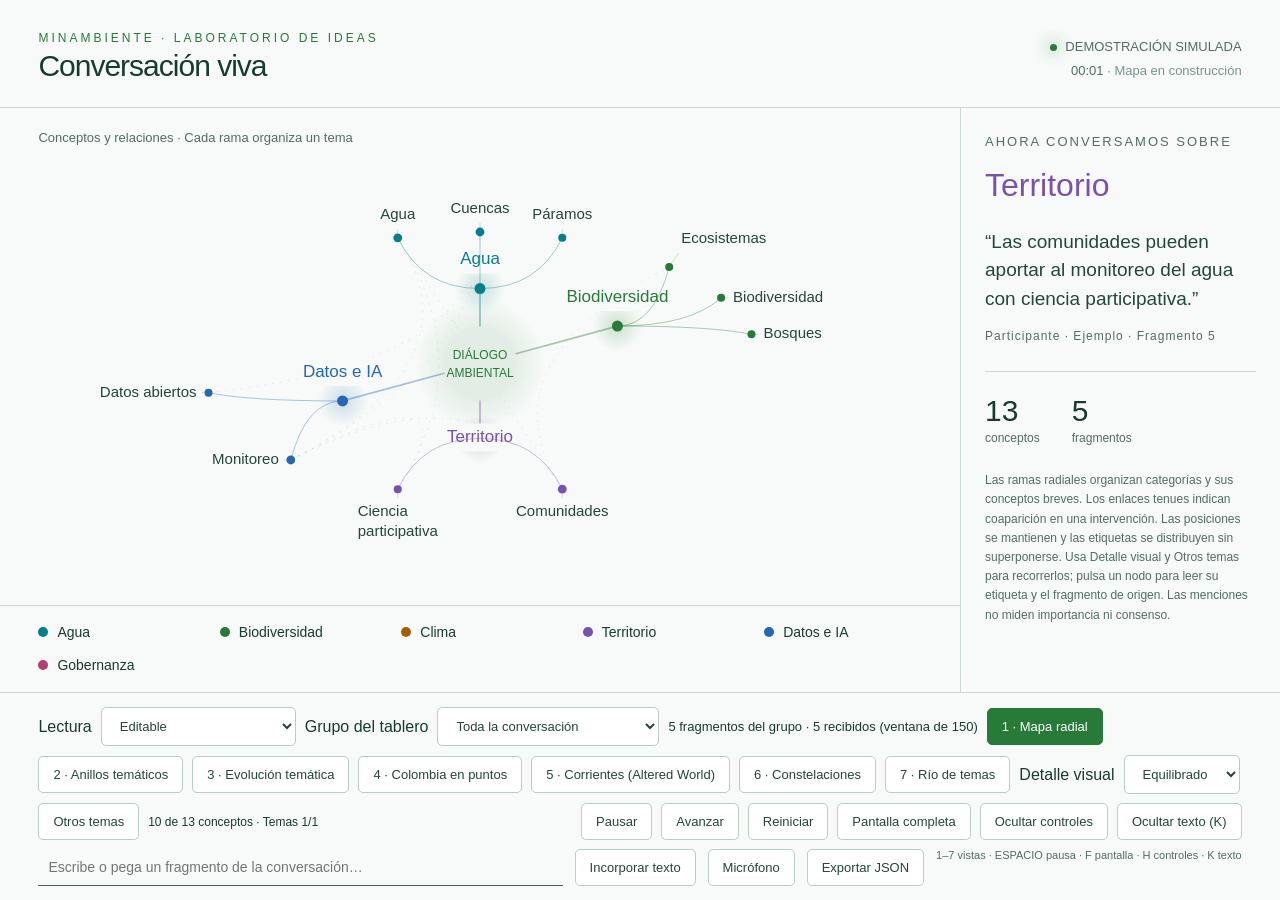
<file: src/minambiente_live/static/visual.html>
<!doctype html><html lang="es"><meta charset="utf-8"><meta name="viewport" content="width=device-width,initial-scale=1"><title>MinAmbiente · Conversación viva</title><style>
:root{color-scheme:light;--bg:#f7faf8;--ink:#173b31;--muted:#536d64;--green:#287a38}[hidden]{display:none!important}*{box-sizing:border-box}body{display:grid;grid-template-rows:108px minmax(0,1fr) auto;height:100vh;margin:0;background:var(--bg);color:var(--ink);font-family:Segoe UI,Arial,sans-serif;overflow:hidden}header{height:108px;padding:25px 3vw 15px;display:flex;justify-content:space-between;align-items:center;border-bottom:1px solid #ccdad2}h1{font-size:30px;margin:4px 0;font-weight:500;letter-spacing:-1px}.eyebrow{font-size:12px;letter-spacing:3px;color:var(--green);text-transform:uppercase}.status{color:#536d64;font-size:13px;text-align:right;line-height:1.8}.dot{display:inline-block;background:var(--green);width:7px;height:7px;border-radius:50%;box-shadow:0 0 15px #287a38;margin-right:8px}.layout{display:grid;grid-template-columns:minmax(0,1fr) 320px;min-height:0;height:auto}.stage{position:relative;min-height:0}canvas{width:100%;height:100%;display:block}.caption{position:absolute;top:22px;left:3vw;font-size:13px;color:var(--muted);max-width:80%}.legend{position:absolute;bottom:15px;left:3vw;display:flex;gap:18px;flex-wrap:wrap;font-size:12px;color:#536d64}.legend i{display:inline-block;width:8px;height:8px;border-radius:50%;margin-right:7px}aside{border-left:1px solid #ccdad2;padding:26px 24px;overflow:auto}aside h2{font-size:13px;text-transform:uppercase;letter-spacing:2px;color:var(--muted);font-weight:400;margin:0 0 18px}.focus{font-size:32px;line-height:1.15;color:var(--green);margin:10px 0 24px}.quote{font-size:19px;line-height:1.5;margin:0;color:#24463c}.speaker{font-size:12px;letter-spacing:1px;color:var(--muted);margin:16px 0 28px}.metrics{display:flex;gap:32px;border-top:1px solid #ccdad2;padding-top:22px}.metrics b{display:block;font-size:30px;font-weight:400}.metrics small{font-size:12px;color:var(--muted)}.info{font-size:12px;color:var(--muted);line-height:1.6;margin-top:25px}.controls{max-height:36vh;overflow:auto;min-height:130px;height:auto;border-top:1px solid #ccdad2;padding:14px 3vw;display:flex;flex-wrap:wrap;gap:9px;align-content:center;align-items:center}button,select{font:inherit;font-size:13px;border:1px solid #b7cfc0;border-radius:5px;background:#ffffff;color:#24463c;padding:10px 14px;cursor:pointer}button.active{background:var(--green);color:#ffffff;border-color:var(--green)}button:hover{border-color:var(--green)}button:focus-visible,input:focus-visible{outline:2px solid #b2f4cf;outline-offset:3px}.grow{flex:1}input{min-width:200px;flex:1;background:transparent;border:0;border-bottom:1px solid #426064;padding:10px;color:#173b31;font-size:14px}.entry{width:100%;display:flex;gap:12px}.key{color:var(--muted);font-size:11px}.clean aside,.clean .controls,.clean .caption{display:none}.clean .layout{grid-template-columns:1fr;height:auto}@media(max-width:850px){.layout{grid-template-columns:minmax(0,1fr) 240px}aside{padding:20px 15px}.focus{font-size:23px}.quote{font-size:16px}.controls{height:180px}.layout{height:auto}.key{display:none}button{padding:8px}h1{font-size:24px}}
[data-theme="dark"]{color-scheme:dark;--bg:#071a20;--ink:#e9f3ed;--muted:#91aaa9;--green:#96e5a5}[data-theme="dark"] header,[data-theme="dark"] aside,[data-theme="dark"] .controls,[data-theme="dark"] .metrics{border-color:#234047}[data-theme="dark"] .status,[data-theme="dark"] .legend{color:#b4c8c6}[data-theme="dark"] .quote{color:#d9e6dd}[data-theme="dark"] button,[data-theme="dark"] select{background:#112b32;color:#d8e8df;border-color:#345157}[data-theme="dark"] button.active{background:#96e5a5;color:#102921}[data-theme="dark"] input{color:#e9f3ed}[data-theme="dark"] .dot{box-shadow:0 0 15px #96e5a5}[data-theme="dark"] .controls a{color:#96e5a5!important}
/* Give the theme key its own space so it never covers the lower branches. */
.stage{display:grid;grid-template-rows:minmax(0,1fr) auto;overflow:hidden}
.stage canvas{min-height:0;min-width:0}
.legend{position:static;display:grid;grid-template-columns:repeat(auto-fit,minmax(min(150px,100%),1fr));gap:12px 24px;margin:0;padding:16px 3vw;max-height:24vh;overflow:auto;border-top:1px solid #ccdad2;background:var(--bg);font-size:14px;line-height:1.5;color:var(--ink)}
.legend span{display:flex;align-items:flex-start;gap:9px;min-width:0;overflow-wrap:anywhere}
.legend i{flex:0 0 10px;width:10px;height:10px;margin:5px 0 0}
[data-theme="dark"] .legend{border-color:#234047;color:var(--ink)}
@media(max-height:650px){.legend{padding:10px 3vw;gap:8px 18px;font-size:13px}}

/* K controls the reading panel independently of the presentation controls. */
.text-panel-open aside{display:block}
.text-panel-open .layout{grid-template-columns:minmax(0,1fr) clamp(260px,28vw,420px)}
.text-panel-closed aside{display:none}
.text-panel-closed .layout{grid-template-columns:minmax(0,1fr)}
.text-panel-open .quote{font-size:clamp(19px,1.65vw,27px);line-height:1.55;overflow-wrap:anywhere}
.text-panel-open .focus{overflow-wrap:anywhere}
@media(max-width:650px){.text-panel-open .layout{grid-template-columns:minmax(0,1fr);grid-template-rows:minmax(0,1fr) minmax(0,35%)}.text-panel-open aside{border-left:0;border-top:1px solid #ccdad2;padding:14px 20px}.text-panel-open aside .metrics,.text-panel-open aside .info{display:none}.text-panel-open .focus{font-size:21px;margin:8px 0}.text-panel-open .speaker{margin:10px 0}}
.brand-description{position:absolute;top:40px;left:3vw;font-size:12px;color:var(--muted);max-width:85%;margin:4px 0}.clean .brand-description{display:none}</style><header><div><div class="eyebrow" data-brand="organization">MinAmbiente · Laboratorio de ideas</div><h1 data-brand="app_name">Conversación viva</h1></div><div class="status"><span class="dot"></span><span id="source">DEMOSTRACIÓN SIMULADA</span><br><span id="clock">00:00</span> <span style="color:#789491"> · Mapa en construcción</span></div></header><main class="layout"><section class="stage"><div class="caption" id="caption"></div><p class="brand-description" data-brand="description"></p><canvas id="viz" aria-label="Visualización de conceptos de la conversación"></canvas><div class="legend" id="legend"></div></section><aside id="textPanel" aria-label="Texto de la conversación"><h2 data-brand="panel_heading">Ahora conversamos sobre</h2><div class="focus" id="focus">Territorio</div><p class="quote" id="quote" aria-live="polite"></p><div class="speaker" id="speaker"></div><div class="metrics"><div><b id="concepts">0</b><small>conceptos</small></div><div><b id="fragments">0</b><small>fragmentos</small></div></div><p class="info" id="info">Ejemplo ilustrativo. El tamaño refleja menciones detectadas, no importancia ni consenso. Las conexiones indican aparición en un mismo fragmento.</p></aside></main><footer class="controls"><label for="lensSelector">Lectura</label><select id="lensSelector"><option value="manual">Editable</option><option value="agenda">Agenda SINA CONECTA</option><option value="automatic">DeepSeek autónomo</option></select><label for="groupSelector">Grupo del tablero</label><select id="groupSelector" aria-label="Grupo para todos los gráficos"><option value="all">Toda la conversación</option></select><span id="groupSummary" role="status" style="font-size:13px"></span><button class="active" data-view="radial">1 · Mapa radial</button><button data-view="sunburst">2 · Anillos temáticos</button><button data-view="flow">3 · Evolución temática</button><button data-view="particles">4 · Colombia en puntos</button><button data-view="field">5 · Corrientes (Altered World)</button><button data-view="constellation">6 · Constelaciones</button><button data-view="stream">7 · Río de temas</button><div id="streamControls" hidden style="width:100%;display:flex;flex-wrap:wrap;align-items:center;gap:12px"><label for="streamTime">Momento de la conversación</label><input id="streamTime" type="range" min="1" max="1" value="1" style="min-width:100px" aria-label="Revisar un fragmento de la conversación"><span id="streamPosition" role="status"></span><button id="streamLive">Volver al directo</button></div><label for="labelDensity">Detalle visual</label><select id="labelDensity"><option value="2">Compacto</option><option value="3" selected>Equilibrado</option><option value="4">Ampliado</option></select><button id="nextThemes">Otros temas</button><span id="displayBudget" role="status" style="font-size:12px"></span><span class="grow"></span><button id="play">Pausar</button><button id="next">Avanzar</button><button id="reset">Reiniciar</button><button id="screen">Pantalla completa</button><button id="hide">Ocultar controles</button><button id="toggleTextPanel" aria-controls="textPanel" aria-pressed="true">Ocultar texto (K)</button><div class="entry"><input id="text" placeholder="Escribe o pega un fragmento de la conversación…" aria-label="Texto de la conversación"><button id="add">Incorporar texto</button><button id="mic">Micrófono</button><button id="export">Exportar JSON</button><span class="key">1–7 vistas · ESPACIO pausa · F pantalla · H controles · K texto</span></div></footer><script>
'use strict';
let displayTheme='light';
const LIVE_MODE=new URLSearchParams(location.search).get('live')==='1';
let themes=[['Agua','#087e8b',['agua','cuenca','río','hidrica','hídrica','páramo']],['Biodiversidad','#287a38',['biodiversidad','bosque','especie','restaur','ecosistema']],['Clima','#a65d08',['clima','climát','carbono','emision','emisión','sequía']],['Territorio','#7852ae',['territorio','comunidad','particip','campesin','indígena']],['Datos e IA','#2567b2',['dato','inteligencia','sensor','satel','satél','modelo','monitoreo']],['Gobernanza','#b13f70',['gobernanza','decisión','decision','política','articul','transparen']]];
const script=[
['El territorio es el punto de partida. Las comunidades conocen sus ecosistemas y sus necesidades.',['Territorio','Comunidades','Ecosistemas'],[3,3,1]],
['La protección del agua exige cuidar las cuencas y los páramos.',['Agua','Cuencas','Páramos'],[0,0,0]],
['Con datos abiertos y monitoreo podemos comprender mejor qué ocurre en cada cuenca.',['Datos abiertos','Monitoreo','Cuencas'],[4,4,0]],
['La biodiversidad necesita restauración de bosques y protección de especies.',['Biodiversidad','Restauración','Bosques','Especies'],[1,1,1,1]],
['Las comunidades pueden aportar al monitoreo del agua con ciencia participativa.',['Comunidades','Monitoreo','Agua','Ciencia participativa'],[3,4,0,3]],
['El cambio climático modifica las lluvias y aumenta el riesgo de sequía.',['Cambio climático','Lluvias','Sequía'],[2,0,2]],
['La inteligencia artificial puede apoyar el análisis de imágenes satelitales de los bosques.',['Inteligencia artificial','Imágenes satelitales','Bosques'],[4,4,1]],
['Es necesario conectar los datos abiertos con decisiones públicas transparentes.',['Datos abiertos','Decisiones públicas','Transparencia'],[4,5,5]],
['La restauración de ecosistemas también contribuye a la captura de carbono.',['Restauración','Ecosistemas','Carbono'],[1,1,2]],
['La gobernanza del agua necesita participación de comunidades y articulación institucional.',['Gobernanza del agua','Agua','Comunidades','Articulación'],[5,0,3,5]],
['Los sensores y los modelos pueden apoyar alertas tempranas ante sequías.',['Sensores','Modelos','Alertas tempranas','Sequía'],[4,4,2,2]],
['El territorio requiere políticas construidas con participación y evidencia.',['Territorio','Políticas públicas','Participación','Datos abiertos'],[3,5,3,4]],
['Proteger la biodiversidad y el agua demanda decisiones que integren conocimiento local y datos.',['Biodiversidad','Agua','Decisiones públicas','Datos abiertos'],[1,0,5,4]],
['La inteligencia artificial debe apoyar a las comunidades y fortalecer la transparencia.',['Inteligencia artificial','Comunidades','Transparencia'],[4,3,5]],
['Nuestra conversación conecta territorio, agua, biodiversidad y acción climática.',['Territorio','Agua','Biodiversidad','Cambio climático'],[3,0,1,2]]];
const $=id=>document.getElementById(id),canvas=$('viz'),rawCtx=canvas.getContext('2d'),ctx=new Proxy(rawCtx,{get(target,key){const value=target[key];return typeof value==='function'?value.bind(target):value},set(target,key,value){target[key]=['fillStyle','strokeStyle'].includes(key)&&typeof value==='string'?paintColor(value):value;return true}});let W,H,dpr,view='radial',playing=true,idx=0,last=performance.now(),start=last,active=0,events=[],nodes=new Map(),edges=new Map(),seen=new Set(),focusNode=null,recognition=null,manualId=0;
const modes={stream:'Río de temas · La conversación transforma las bandas con cada intervención',constellation:'Constelaciones temáticas · Cada grupo de puntos crece con las menciones',radial:'Conceptos y relaciones · Cada rama organiza un tema',sunburst:'Distribución de menciones · Tema y concepto',flow:'Evolución por fragmento · Proporción temática detectada',particles:'Colombia se construye con la conversación · Colores temáticos, sin atribución regional',field:'Corrientes generativas · Inspiración en Altered World, vinculada a las menciones temáticas'};
$('legend').innerHTML=themes.map(t=>'<span><i style="background:'+t[1]+'"></i>'+t[0]+'</span>').join('');

const darkPalette={'#f7faf8':'#071a20','#e2eee5':'#12383b','#24463c':'#e0eee8','#173b31':'#e9f3ed','#536d64':'#91aaa9','#287a38':'#9ce4a7','#087e8b':'#69cddb','#a65d08':'#edbc79','#7852ae':'#b5a0e8','#2567b2':'#78b1ee','#b13f70':'#e393ad','#b7cfc0':'#345157','#c8d7ce':'#345157','#ccdad2':'#234047','#317d75':'#a5dadb'};
function paintColor(value){
 if(displayTheme!=='dark'||!/^#[0-9a-f]{6}([0-9a-f]{2})?$/i.test(value))return value;
 const base=value.slice(0,7).toLowerCase(),alpha=value.slice(7);if(darkPalette[base])return darkPalette[base]+alpha;
 // Preserve custom category hues while raising their contrast against the dark canvas.
 let channels=[1,3,5].map(i=>parseInt(base.slice(i,i+2),16));
 function luminance(c){const values=c.map(v=>{v/=255;return v<=.04045?v/12.92:Math.pow((v+.055)/1.055,2.4)});return values[0]*.2126+values[1]*.7152+values[2]*.0722}
 for(let i=0;i<18&&(luminance(channels)+.05)/(.009+.05)<4.5;i++)channels=channels.map(v=>Math.round(v+(255-v)*.1));
 return '#'+channels.map(v=>v.toString(16).padStart(2,'0')).join('')+alpha;
}
function setTheme(theme){
 displayTheme=theme==='dark'?'dark':'light';document.documentElement.dataset.theme=displayTheme;
 if(window.setBranding)window.setBranding(window.appBranding);
 const legend=$('legend');legend.replaceChildren();
 themes.forEach((t,g)=>{if(selectedCategories&&!selectedCategories.has(categoryIds[g]))return;const span=document.createElement('span'),dot=document.createElement('i');dot.style.background=paintColor(t[1]);span.append(dot,document.createTextNode(t[0]));legend.append(span)});
 $('focus').style.color=paintColor(themes[active]?.[1]||'#287a38');
}

function resize(){dpr=Math.min(devicePixelRatio||1,2);W=canvas.clientWidth;H=canvas.clientHeight;canvas.width=W*dpr;canvas.height=H*dpr;ctx.setTransform(dpr,0,0,dpr,0,0)}new ResizeObserver(resize).observe(canvas);
function norm(t){return String(t).normalize('NFD').replace(/[\u0300-\u036f]/g,'').toLowerCase()}
function infer(text){const result=[];for(let g=0;g<themes.length;g++){for(const key of themes[g][2])if(norm(text).includes(norm(key))){result.push({label:themes[g][0],theme:g});break}}return result}
function ingest(ev,replay=false){if(!ev||typeof ev.text!=='string'||!ev.text.trim())return false;const id=String(ev.id||'manual-'+(++manualId));if(seen.has(id))return false;seen.add(id);if(ev.categories)applyCategories(ev.categories);if(!replay){rawEvents.push({...ev,id,categories:categoryIds.map((id,i)=>({id,name:themes[i][0],color:themes[i][1],keywords:themes[i][2]})),concepts:Array.isArray(ev.concepts)?ev.concepts:infer(ev.text)});if(rawEvents.length>150)rawEvents.shift();}const cs=(Array.isArray(ev.concepts)?ev.concepts:infer(ev.text)).filter(c=>c&&typeof c.label==='string'&&c.label.trim()).filter(c=>!selectedCategories||selectedCategories.has(categoryIds[c.theme])).slice(0,10).map(c=>({label:c.label.trim().slice(0,50),theme:Number.isInteger(c.theme)&&c.theme>=0&&c.theme<themes.length?c.theme:0}));const local=new Set(),hist=Array(themes.length).fill(0);for(const c of cs){const k=c.theme+'::'+norm(c.label);if(local.has(k))continue;local.add(k);let n=nodes.get(k);if(!n){n={...c,key:k,count:0,born:performance.now(),x:W/2,y:H/2};nodes.set(k,n)}n.count++;n.last=performance.now();hist[n.theme]++;}const keys=[...local];for(let i=0;i<keys.length;i++)for(let j=i+1;j<keys.length;j++){const key=[keys[i],keys[j]].sort().join('::');let e=edges.get(key)||{a:keys[i],b:keys[j],count:0};e.count++;edges.set(key,e)}const item={id,text:ev.text.trim(),speaker:ev.speaker||'Intervención',concepts:cs,hist,at:new Date().toISOString()};events.push(item);if(events.length>150){const old=events.shift(),oldKeys=[...new Set(old.concepts.map(c=>c.theme+'::'+norm(c.label)))];for(const key of oldKeys){const n=nodes.get(key);if(n&&--n.count<=0)nodes.delete(key)}for(let i=0;i<oldKeys.length;i++)for(let j=i+1;j<oldKeys.length;j++){const key=[oldKeys[i],oldKeys[j]].sort().join('::'),edge=edges.get(key);if(edge&&--edge.count<=0)edges.delete(key)}}if(cs.length)lastRelevant=performance.now();topicCacheId=null;active=hist.indexOf(Math.max(...hist));$('quote').textContent='“'+item.text+'”';$('speaker').textContent=item.speaker+' · Fragmento '+events.length;$('focus').textContent=cs.length?themes[active][0]:'Sin tema detectado';$('focus').style.color=cs.length?paintColor(themes[active][1]):paintColor('#536d64');$('concepts').textContent=nodes.size;$('fragments').textContent=events.filter(e=>e.concepts.length).length;updateGroupSummary();updateStreamControls();return true}
function step(){if(idx>=script.length){playing=false;$('play').textContent='Reproducir';return}const [text,labels,gs]=script[idx];ingest({id:'demo-'+idx,text,speaker:idx%3===1?'Participante · Ejemplo':'Ponente · Ejemplo',concepts:labels.map((label,i)=>({label,theme:gs[i]}))});idx++;last=performance.now();}
function setView(v){if(!modes[v])return;$('nextThemes').hidden=!['radial','constellation'].includes(v);$('labelDensity').hidden=!['radial','sunburst','constellation'].includes(v);$('displayBudget').hidden=!['radial','constellation'].includes(v);$('streamControls').hidden=v!=='stream';view=v;if(v==='particles'){mapEntered=performance.now();mapBirth=[];}$('caption').textContent=modes[v];document.querySelectorAll('[data-view]').forEach(b=>b.classList.toggle('active',b.dataset.view===v));$('info').textContent=v==='radial'?'Las ramas radiales organizan categorías y sus conceptos breves. Los enlaces tenues indican coaparición en una intervención. Las posiciones se mantienen y las etiquetas se distribuyen sin superponerse. Usa Detalle visual y Otros temas para recorrerlos; pulsa un nodo para leer su etiqueta y el fragmento de origen. Las menciones no miden importancia ni consenso.':v==='stream'?'Cada banda es una categoría. Su grosor representa menciones de conceptos suavizadas sobre hasta tres fragmentos, en una ventana de 40 intervenciones. La altura no mide consenso ni importancia. Las transiciones se activan con el texto; el eje horizontal sigue el orden de intervención, no intervalos de tiempo iguales.':v==='particles'?'Silueta continental simplificada de Colombia (Natural Earth). Los puntos crecen según las menciones de conceptos del grupo, con saturación progresiva. Los colores reflejan su proporción temática; la ubicación es artística, sin atribución regional.':v==='field'?'Interpretación de campos de flujo inspirada en Altered World (Mike Bostock y Gerard Ferrandez). La cantidad de líneas refleja menciones del grupo (hasta 900) y nuevos conceptos producen un pulso breve. Los colores reflejan proporciones temáticas; las trayectorias son generativas y no miden flujos reales.':'Ejemplo ilustrativo. El tamaño refleja menciones detectadas, no importancia ni consenso. Las conexiones indican aparición en un mismo fragmento.'}document.querySelectorAll('[data-view]').forEach(b=>b.onclick=()=>setView(b.dataset.view));
function textWidth(text,size){ctx.font=size+'px Arial, DejaVu Sans';const measured=ctx.measureText?.(String(text));return measured&&Number.isFinite(measured.width)?measured.width:String(text).length*size*.56}
function fitText(text,width,size=15,maxWords=4){let full=String(text),words=full.trim().split(/\s+/),value=words.slice(0,maxWords).join(' '),cut=words.length>maxWords;while(value&&textWidth(value+(cut?'…':''),size)>Math.max(0,width)){value=value.slice(0,-1).trimEnd();cut=true}return value?value+(cut?'…':''):''}
function label(text,x,y,size=15,color='#24463c',align='center',maxWidth=Infinity){if(y<12||y>H-12)return;const available=Math.min(maxWidth,align==='left'?W-x-18:align==='right'?x-18:2*Math.min(x-18,W-x-18));const display=fitText(text,available,size,Infinity);if(!display)return;ctx.font=size+'px Arial, DejaVu Sans';ctx.textAlign=align;ctx.textBaseline='middle';if(color==='ring-ink')rawCtx.fillStyle='#071a20';else ctx.fillStyle=color;ctx.fillText(display,x,y)}
function glow(x,y,r,color){color=paintColor(color);const gr=ctx.createRadialGradient(x,y,0,x,y,r);gr.addColorStop(0,color+'35');gr.addColorStop(1,color+'00');ctx.fillStyle=gr;ctx.beginPath();ctx.arc(x,y,r,0,Math.PI*2);ctx.fill()}
function point(x,y,r,color){ctx.fillStyle=color;ctx.beginPath();ctx.arc(x,y,r,0,Math.PI*2);ctx.fill()}
function smartLabels(items){for(const side of ['left','right']){const capacity=Math.max(1,Math.floor((H-140)/24));const list=items.filter(v=>v.align===side).sort((a,b)=>a.y-b.y).slice(0,capacity);let prev=65;for(const v of list){v.yy=Math.max(v.y,prev+24);prev=v.yy}if(list.length&&prev>H-65){let next=H-41;for(let i=list.length-1;i>=0;i--){list[i].yy=Math.min(list[i].yy,next-24);next=list[i].yy}}for(const v of list){if(Math.abs(v.yy-v.y)>3){ctx.strokeStyle='#536d644a';ctx.beginPath();ctx.moveTo(v.x,v.y);ctx.lineTo(v.x,v.yy);ctx.stroke()}label(v.text,v.x,v.yy,v.size||15,v.color||'#24463c',v.align)}}}
// Presentation budgets never remove concepts from the underlying conversation.
let themePage=0,displaySelections=new Map();
function stableConcepts(g,limit){
 const id=categoryIds[g],candidates=[...nodes.values()].filter(n=>n.theme===g).sort((a,b)=>b.count-a.count||a.born-b.born||a.key.localeCompare(b.key));
 let chosen=(displaySelections.get(id)||[]).filter(key=>candidates.some(n=>n.key===key)).slice(0,limit);
 for(const candidate of candidates){if(chosen.includes(candidate.key))continue;if(chosen.length<limit){chosen.push(candidate.key);continue}
  const weakest=chosen.reduce((a,b)=>nodes.get(a).count<=nodes.get(b).count?a:b);
  if(candidate.count>=nodes.get(weakest).count*1.35+1)chosen[chosen.indexOf(weakest)]=candidate.key;
 }
 displaySelections.set(id,chosen);return chosen.map(key=>nodes.get(key));
}
function radialPlan(){
 const density=Number($('labelDensity').value)||3,top=86,bottom=Math.max(top,H-72),rows=Math.max(1,Math.min(3,Math.floor((bottom-top)/(52+density*22)))),pageSize=rows*2;
 const active=themes.map((_,g)=>g).filter(g=>[...nodes.values()].some(n=>n.theme===g));
 const pages=Math.max(1,Math.ceil(active.length/pageSize));themePage=Math.min(themePage,pages-1);
 const visible=active.slice(themePage*pageSize,(themePage+1)*pageSize),usedRows=Math.max(1,Math.ceil(visible.length/2)),block=(bottom-top)/usedRows;
 const limit=Math.max(1,Math.min(density,Math.floor((block-40)/22)));
 return {top,bottom,rows:usedRows,block,pages,visible,groups:visible.map((g,i)=>({g,side:i%2,row:Math.floor(i/2),concepts:stableConcepts(g,limit)}))};
}
$('nextThemes').onclick=()=>{themePage=(themePage+1)%radialPlan().pages};
$('labelDensity').onchange=()=>{themePage=0};
function radialTextBox(text,x,y,angle,occupied,{category=false,width=120}={}){
 const size=category?17:15,lineHeight=20,short=fitText(text,width*2,size,category?4:3),words=short.split(/\s+/),lines=[];let line='';
 for(const word of words){const next=line?line+' '+word:word;if(line&&textWidth(next,size)>width){lines.push(line);line=word}else line=next}
 if(line)lines.push(line);if(lines.length>2)lines.splice(1,lines.length-1,fitText(lines.slice(1).join(' '),width,size,Infinity));
 const shown=lines.map(v=>fitText(v,width,size,Infinity)),w=Math.max(1,...shown.map(v=>textWidth(v,size))),h=shown.length*lineHeight;
 const cos=Math.cos(angle),sin=Math.sin(angle),vertical=Math.abs(cos)<.55;
 let left=category||vertical?x-w/2:cos>0?x+12:x-12-w;
 let top=category?y-29-h/2:vertical?(sin<0?y-h-13:y+13):y-h/2;
 for(const dy of [0,-28,28,-56,56,-84,84,-112,112]){
  const box={x:Math.max(20,Math.min(W-w-20,left)),y:top+dy,w,h,lines:shown,size};
  if(box.y<78||box.y+box.h>H-62)continue;
  if(occupied.some(b=>box.x<b.x+b.w+14&&box.x+box.w+14>b.x&&box.y<b.y+b.h+12&&box.y+box.h+12>b.y))continue;
  occupied.push(box);return box;
 }return null;
}
function radialGeometry(){
 const plan=radialPlan(),cx=W/2,cy=(plan.top+plan.bottom)/2;
 const rx=Math.max(35,Math.min(W*.29,(W-270)/2)),ry=Math.max(30,(plan.bottom-plan.top)/2-38);
 const occupied=[{x:cx-48,y:cy-48,w:96,h:96}],groups=[];
 const slots=themes.length<=6?Math.max(6,themes.length):Math.max(4,plan.visible.length);
 // Reserve topic-label positions before placing any concept labels.
 for(const [index,group] of plan.groups.entries()){
  const slot=themes.length<=6?group.g:index,a=slot*Math.PI*2/slots-Math.PI/2;
  const ax=cx+Math.cos(a)*rx*.57,ay=cy+Math.sin(a)*ry*.57;
  const heading=radialTextBox(themes[group.g][0],ax,ay,a,occupied,{category:true,width:140});
  groups.push({...group,a,ax,ay,heading,leaves:[]});
 }
 for(const group of groups){
  const spread=group.concepts.length<=1?0:Math.min(.6,Math.PI*2/slots*.60),step=group.concepts.length<=1?0:spread/(group.concepts.length-1);
  for(const [i,n] of group.concepts.entries()){
   const a=group.a-spread/2+i*step,x=cx+Math.cos(a)*rx,y=cy+Math.sin(a)*ry;
   const box=radialTextBox(n.label,x,y,a,occupied,{width:Math.min(125,W*.16)});
   group.leaves.push({n,x,y,box});
  }
 }
 return {...plan,cx,cy,groups,boxes:occupied};
}
function radial(t){
 if(H<235||W<400){label('Amplía el tablero u oculta los controles (H)',W/2,H/2,14,'#536d64');return}
 const plan=radialGeometry(),{cx,cy}=plan;
 $('nextThemes').disabled=plan.pages<=1;for(const n of nodes.values()){n.x=-100;n.y=-100}
 const positions=new Map();
 function drawBox(box,color){if(!box)return;ctx.fillStyle='#f7faf8';ctx.fillRect(box.x-5,box.y-4,box.w+10,box.h+8);box.lines.forEach((text,i)=>label(text,box.x,box.y+10+i*20,box.size,color,'left',box.w+1))}
 // Faint co-occurrence links only between the selected leaves, behind the branches.
 for(const group of plan.groups)for(const leaf of group.leaves)if(leaf.box)positions.set(leaf.n.key,leaf);
 let links=0;for(const edge of edges.values()){
  const a=positions.get(edge.a),b=positions.get(edge.b);if(!a||!b||a.n.theme===b.n.theme||links>=12)continue;
  ctx.strokeStyle='#317d751b';ctx.lineWidth=1;ctx.setLineDash([2,6]);ctx.beginPath();ctx.moveTo(a.x,a.y);ctx.quadraticCurveTo(cx,cy,b.x,b.y);ctx.stroke();ctx.setLineDash([]);links++;
 }
 for(const group of plan.groups){
  const color=themes[group.g][1];ctx.strokeStyle=color+'65';ctx.lineWidth=1.8;ctx.beginPath();ctx.moveTo(cx,cy);ctx.lineTo(group.ax,group.ay);ctx.stroke();glow(group.ax,group.ay,25,color);point(group.ax,group.ay,5.5,color);drawBox(group.heading,color);
  for(const leaf of group.leaves){if(!leaf.box)continue;const {n,x,y,box}=leaf;n.x=x;n.y=y;
   ctx.strokeStyle=color+'60';ctx.lineWidth=1;ctx.beginPath();ctx.moveTo(group.ax,group.ay);ctx.quadraticCurveTo(group.ax+(x-group.ax)*.7,group.ay,x,y);ctx.stroke();
   point(x,y,Math.min(6,3+Math.sqrt(n.count)),color);
   // A short leader keeps relocated labels associated with their leaf.
   const lx=Math.max(box.x,Math.min(box.x+box.w,x)),ly=Math.max(box.y,Math.min(box.y+box.h,y));
   ctx.strokeStyle=color+'35';ctx.beginPath();ctx.moveTo(x,y);ctx.lineTo(lx,ly);ctx.stroke();drawBox(box,'#24463c');
  }
 }
 glow(cx,cy,65,'#287a38');point(cx,cy,37,'#e2eee5');label(window.appBranding?.center_top||'DIÁLOGO',cx,cy-8,12,'#287a38','center',94);label(window.appBranding?.center_bottom||'AMBIENTAL',cx,cy+10,12,'#287a38','center',94);
 const shown=positions.size;$('displayBudget').textContent=shown+' de '+nodes.size+' conceptos · Temas '+(themePage+1)+'/'+plan.pages;
 if(!shown)label('Esperando conceptos representativos',cx,cy+70,15,'#536d64');
}
function sunburst(){const labels=[];const allowedLabels=new Set(themes.flatMap((_,g)=>stableConcepts(g,Number($('labelDensity').value)||3).map(n=>n.key)));const cx=W*.48,cy=H*.51,r=Math.min(H*.32,W*.25),arr=[...nodes.values()],total=arr.reduce((a,n)=>a+n.count,0)||1;let a=-Math.PI/2;for(let g=0;g<themes.length;g++){const group=arr.filter(n=>n.theme===g),sum=group.reduce((v,n)=>v+n.count,0),end=a+sum/total*Math.PI*2;if(!sum)continue;arc(a,end,r*.43,r*.79,themes[g][1],.78);const mid=(a+end)/2;if(end-a>.65)label(fitText(themes[g][0],r*.50,12),cx+Math.cos(mid)*r*.62,cy+Math.sin(mid)*r*.62,12,displayTheme==='dark'?'ring-ink':'#ffffff','center',r*.50);let sub=a;for(const n of group){const b=sub+n.count/total*Math.PI*2;arc(sub,b,r*.82,r*1.18,themes[g][1],.35+.5*n.count/Math.max(...group.map(v=>v.count)));if(b-sub>.09&&allowedLabels.has(n.key)){const m=(sub+b)/2,x=cx+Math.cos(m)*r*1.26,y=cy+Math.sin(m)*r*1.26;labels.push({text:fitText(n.label,Math.min(180,W*.22),13),x,y,size:Math.max(11,Math.min(16,W/85)),align:Math.cos(m)>0?'left':'right'})}sub=b}a=end}smartLabels(labels);label(String(total),cx,cy-10,44);label('menciones',cx,cy+27,15,'#536d64');function arc(a,b,r1,r2,color,alpha){ctx.globalAlpha=alpha;ctx.beginPath();ctx.arc(cx,cy,r2,a+.005,b-.005);ctx.arc(cx,cy,r1,b-.005,a+.005,true);ctx.closePath();ctx.fillStyle=color;ctx.fill();ctx.globalAlpha=1}}
function flow(){const arr=events.slice(-35),left=60,right=W-70,top=H*.2,height=H*.55;label('Cómo se distribuyen los temas a lo largo de la conversación',left,70,19,'#24463c','left');if(!arr.length)return;const ww=(right-left)/Math.max(1,arr.length-1);function bounds(i,g){const hist=arr[i].hist,s=hist.reduce((a,b)=>a+b,0)||1;return [top+hist.slice(0,g).reduce((a,b)=>a+b,0)/s*height,top+hist.slice(0,g+1).reduce((a,b)=>a+b,0)/s*height]}for(let g=0;g<themes.length;g++){ctx.beginPath();arr.forEach((_,i)=>{const y=bounds(i,g)[0],x=arr.length===1?left+i*ww: left+i*ww;i?ctx.lineTo(x,y):ctx.moveTo(x,y)});for(let i=arr.length-1;i>=0;i--)ctx.lineTo(left+i*ww,bounds(i,g)[1]);ctx.closePath();ctx.fillStyle=themes[g][1]+'a6';ctx.fill()}for(let i=0;i<arr.length;i++){if(i%3===0||i===arr.length-1)label(String(events.length-arr.length+i+1),left+i*ww,top+height+28,13,'#536d64')}label('Fragmento de la charla',W/2,top+height+65,14,'#536d64');label('100%',left-12,top,12,'#536d64','right');label('0%',left-12,top+height,12,'#536d64','right')}

// Silueta simplificada de Natural Earth 1:110m, dominio público.
// https://github.com/nvkelso/natural-earth-vector/blob/master/geojson/ne_110m_admin_0_countries.geojson
const colombia={"type":"Polygon","coordinates":[[[-66.876326,1.253361],[-67.065048,1.130112],[-67.259998,1.719999],[-67.53781,2.037163],[-67.868565,1.692455],[-69.816973,1.714805],[-69.804597,1.089081],[-69.218638,0.985677],[-69.252434,0.602651],[-69.452396,0.706159],[-70.015566,0.541414],[-70.020656,-0.185156],[-69.577065,-0.549992],[-69.420486,-1.122619],[-69.444102,-1.556287],[-69.893635,-4.298187],[-70.394044,-3.766591],[-70.692682,-3.742872],[-70.047709,-2.725156],[-70.813476,-2.256865],[-71.413646,-2.342802],[-71.774761,-2.16979],[-72.325787,-2.434218],[-73.070392,-2.308954],[-73.659504,-1.260491],[-74.122395,-1.002833],[-74.441601,-0.53082],[-75.106625,-0.057205],[-75.373223,-0.152032],[-75.801466,0.084801],[-76.292314,0.416047],[-76.57638,0.256936],[-77.424984,0.395687],[-77.668613,0.825893],[-77.855061,0.809925],[-78.855259,1.380924],[-78.990935,1.69137],[-78.617831,1.766404],[-78.662118,2.267355],[-78.42761,2.629556],[-77.931543,2.696606],[-77.510431,3.325017],[-77.12769,3.849636],[-77.496272,4.087606],[-77.307601,4.667984],[-77.533221,5.582812],[-77.318815,5.845354],[-77.476661,6.691116],[-77.881571,7.223771],[-77.753414,7.70984],[-77.431108,7.638061],[-77.242566,7.935278],[-77.474723,8.524286],[-77.353361,8.670505],[-76.836674,8.638749],[-76.086384,9.336821],[-75.6746,9.443248],[-75.664704,9.774003],[-75.480426,10.61899],[-74.906895,11.083045],[-74.276753,11.102036],[-74.197223,11.310473],[-73.414764,11.227015],[-72.627835,11.731972],[-72.238195,11.95555],[-71.75409,12.437303],[-71.399822,12.376041],[-71.137461,12.112982],[-71.331584,11.776284],[-71.973922,11.608672],[-72.227575,11.108702],[-72.614658,10.821975],[-72.905286,10.450344],[-73.027604,9.73677],[-73.304952,9.152],[-72.78873,9.085027],[-72.660495,8.625288],[-72.439862,8.405275],[-72.360901,8.002638],[-72.479679,7.632506],[-72.444487,7.423785],[-72.198352,7.340431],[-71.960176,6.991615],[-70.674234,7.087785],[-70.093313,6.960376],[-69.38948,6.099861],[-68.985319,6.206805],[-68.265052,6.153268],[-67.695087,6.267318],[-67.34144,6.095468],[-67.521532,5.55687],[-67.744697,5.221129],[-67.823012,4.503937],[-67.621836,3.839482],[-67.337564,3.542342],[-67.303173,3.318454],[-67.809938,2.820655],[-67.447092,2.600281],[-67.181294,2.250638],[-66.876326,1.253361]]]}.coordinates[0];
let mapEntered=performance.now(),fieldW=0,fieldH=0,fieldParticles=[],mapBirth=[],topicCacheId=null,topicCum=[];
function hash(n){const x=Math.sin(n*127.1+311.7)*43758.5453;return x-Math.floor(x)}
const minLon=Math.min(...colombia.map(p=>p[0])),maxLon=Math.max(...colombia.map(p=>p[0])),minLat=Math.min(...colombia.map(p=>p[1])),maxLat=Math.max(...colombia.map(p=>p[1]));
function inside(x,y){let hit=false;for(let i=0,j=colombia.length-1;i<colombia.length;j=i++){const a=colombia[i],b=colombia[j];if(((a[1]>y)!==(b[1]>y))&&(x<(b[0]-a[0])*(y-a[1])/(b[1]-a[1])+a[0]))hit=!hit}return hit}
const mapPoints=[];for(let k=1;mapPoints.length<2600&&k<30000;k++){const x=minLon+hash(k*2)*(maxLon-minLon),y=minLat+hash(k*2+1)*(maxLat-minLat);if(inside(x,y))mapPoints.push([x,y,hash(k*8),hash(k*7)])}
function selectedMentions(){return [...nodes.values()].reduce((sum,n)=>sum+n.count,0)}
function mapTarget(){return Math.min(mapPoints.length,Math.round(mapPoints.length*(1-Math.exp(-selectedMentions()/100))))}
function fieldActivity(t){return {count:Math.min(900,selectedMentions()*18),recent:t-lastRelevant<1800}}
function topicFor(v){const id=events.at(-1)?.id;if(topicCacheId!==id){topicCacheId=id;const weights=themes.map((_,g)=>[...nodes.values()].filter(n=>n.theme===g).reduce((a,n)=>a+n.count,0)),sum=weights.reduce((a,b)=>a+b,0)||1;let acc=0;topicCum=weights.map(w=>acc+=w/sum)}for(let g=0;g<themes.length;g++)if(v<=topicCum[g])return g;return Math.max(0,topicCum.findIndex(v=>v>0))}
function particles(t){const scale=Math.min((W-180)/(maxLon-minLon),(H-155)/(maxLat-minLat)),ox=W*.48-(minLon+maxLon)/2*scale,oy=H*.50+(minLat+maxLat)/2*scale;const xy=p=>[ox+p[0]*scale,oy-p[1]*scale];ctx.beginPath();colombia.forEach((p,i)=>{const [x,y]=xy(p);i?ctx.lineTo(x,y):ctx.moveTo(x,y)});ctx.closePath();ctx.fillStyle='#e2eee5';ctx.fill();ctx.strokeStyle='#5c999155';ctx.lineWidth=1;ctx.stroke();const target=mapTarget(),progress=Math.min(1,(t-mapEntered)/3200),visible=Math.floor(target*progress);mapPoints.forEach((p,i)=>{const [x,y]=xy(p);if(i>=visible){if(i%4===0)point(x,y,.65,'#b7cfc0');return}if(mapBirth[i]===undefined)mapBirth[i]=t;const g=topicFor(p[2]),age=Math.min(1,(t-mapBirth[i])/700),ease=1-Math.pow(1-age,3),dx=(p[2]-.5)*180*(1-ease),dy=(p[3]-.5)*180*(1-ease);point(x+dx,y+dy,1.05+p[3]*.9,themes[g][1]);});label('COLOMBIA',W-55,H*.35,Math.min(34,W/35),'#24463c','right');label(visible+' puntos',W-55,H*.35+47,21,'#287a38','right');label('Una conversación que',W-55,H*.35+90,15,'#536d64','right');label('construimos juntos',W-55,H*.35+113,15,'#536d64','right');label('Silueta continental simplificada · Distribución artística de temas, sin datos regionales',W/2,H-55,12,'#536d64')}
// Campo de ruido interpolado: implementación propia, sin dependencias.
// Inspiración visual: https://observablehq.com/@mbostock/altered-world
// Mike Bostock, adaptación de "this alter world" de Gerard Ferrandez.
function noise(x,y){let i=Math.floor(x),j=Math.floor(y),u=x-i,v=y-j;u=u*u*(3-2*u);v=v*v*(3-2*v);const a=hash(i*73+j*137),b=hash((i+1)*73+j*137),c=hash(i*73+(j+1)*137),d=hash((i+1)*73+(j+1)*137);return (a+(b-a)*u)*(1-v)+(c+(d-c)*u)*v}
function field(t){if(fieldW!==W||fieldH!==H){fieldW=W;fieldH=H;fieldParticles=Array.from({length:900},(_,i)=>({x:hash(i*3)*W,y:65+hash(i*3+1)*(H-130),seed:hash(i*3+2),trail:[]}))}const tick=t*.000014;const activity=fieldActivity(t),recent=activity.recent;for(const p of fieldParticles.slice(0,activity.count)){const g=topicFor(p.seed),n=noise(p.x*.003+tick,p.y*.003+tick*.6)+.3*noise(p.x*.008-tick,p.y*.008);const angle=n*Math.PI*4.5;const speed=recent?2.8:1.5;p.x+=Math.cos(angle)*speed+.32;p.y+=Math.sin(angle)*speed;p.trail.push([p.x,p.y]);if(p.trail.length>80)p.trail.shift();if(p.x<-5||p.x>W+5||p.y<58||p.y>H-62){p.x=hash(t+p.seed)*W;p.y=70+hash(t+p.seed*8)*(H-145);p.trail=[]}if(p.trail.length>1){ctx.beginPath();p.trail.forEach((v,i)=>i?ctx.lineTo(...v):ctx.moveTo(...v));ctx.strokeStyle=themes[g][1]+'80';ctx.lineWidth=1.1;ctx.stroke();point(p.x,p.y,recent?1.5:.8,themes[g][1]+'b0')}}ctx.fillStyle='#f7faf8c9';ctx.fillRect(38,58,Math.min(620,W-76),78);label('Corrientes de la conversación',55,80,25,'#24463c','left');label('Líneas activas: '+activity.count+' · Colores y actividad según conceptos del grupo.',55,113,14,'#536d64','left');label('Inspirado en Altered World · Mike Bostock / Gerard Ferrandez · Interpretación propia',W/2,H-53,12,'#536d64')}
function constellation(t){const plan=radialPlan(),arr=[...nodes.values()];$('displayBudget').textContent='Temas '+(themePage+1)+'/'+plan.pages;$('nextThemes').disabled=plan.pages<=1;for(const g of plan.visible){if(selectedCategories&&!selectedCategories.has(categoryIds[g]))continue;const a=plan.visible.indexOf(g)*Math.PI*2/Math.max(1,plan.visible.length)-Math.PI/2,cx=W/2+Math.cos(a)*Math.min(W*.25,H*.29),cy=H/2+Math.sin(a)*H*.27;glow(cx,cy,100,themes[g][1]);const group=arr.filter(n=>n.theme===g);let p=0;const pointBudget=180;for(const n of group){for(let k=0;k<n.count*12&&p<pointBudget;k++){const z=p++,angle=z*2.399963,r=4*Math.sqrt(z),x=cx+Math.cos(angle)*r+Math.sin(t/1700+z)*3,y=cy+Math.sin(angle)*r+Math.cos(t/1500+z)*3;point(x,y,1.2+(k%4)*.3,themes[g][1])}}label(fitText(themes[g][0],Math.min(180,W*.25),16,4),cx,cy-80,16,themes[g][1],'center',180);const top=group.sort((a,b)=>b.count-a.count)[0];if(top)label(fitText(top.label,150,13),cx,cy+80,13,'#24463c','center',150)}}
function render(t){ctx.fillStyle='#f7faf8';ctx.fillRect(0,0,W,H);if(view==='radial')radial(t);else if(view==='sunburst')sunburst();else if(view==='flow')flow();else if(view==='particles')particles(t);else if(view==='constellation')constellation(t);else if(view==='stream')streamgraph(t);else field(t);if(playing&&t-last>6000)step();const s=Math.floor((t-start)/1000);$('clock').textContent=String(Math.floor(s/60)).padStart(2,'0')+':'+String(s%60).padStart(2,'0');requestAnimationFrame(render)}
function toggle(){playing=!playing;last=performance.now();$('play').textContent=playing?'Pausar':'Reproducir'}$('play').onclick=toggle;$('next').onclick=step;$('reset').onclick=()=>{streamState=null;streamCursor=null;rawEvents=[];nodes.clear();edges.clear();seen.clear();events=[];idx=0;start=performance.now();playing=true;$('play').textContent='Pausar';$('source').textContent='DEMOSTRACIÓN SIMULADA';step();mapEntered=performance.now();mapBirth=[];fieldParticles=[];fieldW=0};async function fullscreen(){try{if(document.fullscreenElement)await document.exitFullscreen();else await document.documentElement.requestFullscreen()}catch(e){$('info').textContent='Usa F11 para abrir la pantalla completa del navegador.'}}$('screen').onclick=fullscreen;$('hide').onclick=toggleControls;function add(){const text=$('text').value.trim();if(!text)return;playing=false;$('play').textContent='Reproducir';ingest({text,speaker:'Texto incorporado'});$('source').textContent='ENTRADA MANUAL · DETECCIÓN POR REGLAS';$('text').value=''}$('add').onclick=add;$('text').onkeydown=e=>{if(e.key==='Enter')add()};
$('export').onclick=()=>{const blob=new Blob([JSON.stringify({demo:!LIVE_MODE,method:'Conceptos de ejemplo o detección por reglas',events,concepts:[...nodes.values()].map(({label,theme,count})=>({label,theme:themes[theme][0],count})),connections:[...edges.values()]},null,2)],{type:'application/json'});const a=document.createElement('a');a.href=URL.createObjectURL(blob);a.download='conversacion_minambiente.json';a.click();setTimeout(()=>URL.revokeObjectURL(a.href),500)};
const SR=window.SpeechRecognition||window.webkitSpeechRecognition;$('mic').onclick=()=>{if(!SR){$('info').textContent='Este navegador no ofrece reconocimiento de voz. Usa entrada manual o conecta tu transcripción con minambiente.ingest().';return}if(recognition){recognition.stop();return}playing=false;$('play').textContent='Reproducir';const r=recognition=new SR();r.lang='es-CO';r.continuous=true;r.interimResults=false;r.onresult=e=>{for(let i=e.resultIndex;i<e.results.length;i++)if(e.results[i].isFinal)ingest({text:e.results[i][0].transcript,speaker:'Micrófono · Reglas locales'})};r.onstart=()=>{$('mic').textContent='Detener micrófono';$('source').textContent='MICRÓFONO · DETECCIÓN POR REGLAS'};r.onend=()=>{recognition=null;$('mic').textContent='Micrófono';$('source').textContent='MICRÓFONO DETENIDO'};r.onerror=e=>{$('info').textContent='Micrófono: '+e.error+'. Prueba en Chrome o Edge mediante HTTPS o localhost, o utiliza la entrada de texto.'};try{r.start()}catch(e){recognition=null;$('info').textContent='No fue posible iniciar el micrófono. Usa entrada manual.'}};
let textPanelOverride=null;
function textPanelVisible(){return textPanelOverride===null?!document.body.classList.contains('clean'):textPanelOverride}
function syncTextPanel(){const visible=textPanelVisible();$('textPanel').setAttribute('aria-hidden',String(!visible));$('toggleTextPanel').setAttribute('aria-pressed',String(visible));$('toggleTextPanel').textContent=visible?'Ocultar texto (K)':'Mostrar texto (K)'}
function toggleTextPanel(){textPanelOverride=!textPanelVisible();document.body.classList.toggle('text-panel-open',textPanelOverride);document.body.classList.toggle('text-panel-closed',!textPanelOverride);syncTextPanel()}
function toggleControls(){document.body.classList.toggle('clean');syncTextPanel()}
$('toggleTextPanel').onclick=toggleTextPanel;
syncTextPanel();
document.addEventListener('keydown',e=>{if(['INPUT','SELECT','TEXTAREA'].includes(e.target.tagName)||e.target.isContentEditable||e.ctrlKey||e.altKey||e.metaKey)return;if(e.key.toLowerCase()==='k'){if(!e.repeat){e.preventDefault();toggleTextPanel()}return}if(e.code==='Space'){e.preventDefault();toggle()}if(e.key.toLowerCase()==='f')fullscreen();if(e.key.toLowerCase()==='h')toggleControls();if('1234567'.includes(e.key))setView(['radial','sunburst','flow','particles','field','constellation','stream'][Number(e.key)-1])});canvas.onclick=e=>{if(view!=='radial')return;const b=canvas.getBoundingClientRect(),x=e.clientX-b.left,y=e.clientY-b.top;const n=[...nodes.values()].find(n=>Math.hypot(n.x-x,n.y-y)<22);if(n){$('focus').textContent=n.label;$('quote').textContent=events.filter(ev=>ev.concepts.some(c=>c.theme+'::'+norm(c.label)===n.key)).at(-1)?.text||'';$('speaker').textContent=n.count+' menciones detectadas'}};
window.minambiente={clear:clearLive,ingest(ev){last=performance.now();playing=false;$('play').textContent='Reproducir';$('source').textContent='TRANSCRIPCIÓN EXTERNA';return ingest(ev)},setView,advance:step,getState:()=>({events,concepts:[...nodes.values()],connections:[...edges.values()]})};

function clearLive(preserve=false){themePage=0;displaySelections.clear();streamState=null;streamCursor=null;if(!preserve)rawEvents=[];lastRelevant=-Infinity;nodes.clear();edges.clear();seen.clear();events=[];idx=0;playing=false;start=last=performance.now();topicCacheId=null;topicCum=[];mapBirth=[];mapEntered=performance.now();fieldW=0;fieldParticles=[];$('concepts').textContent='0';$('fragments').textContent='0';$('quote').textContent='Esperando texto confirmado de la conversación…';$('speaker').textContent='Sesión en vivo';$('focus').textContent='Escuchando';updateStreamControls();}

let selectedCategories=new URLSearchParams(location.search).has('categories')?new Set(new URLSearchParams(location.search).get('categories').split(',')):null;
let categoryIds=themes.map((_,i)=>String(i)),rawEvents=[],namedGroups=[],lastRelevant=-Infinity;
let activeGroup=new URLSearchParams(location.search).get('group')||(selectedCategories?'custom':'all');
function groupSelection(){
 if(activeGroup==='all')selectedCategories=null;
 else if(activeGroup==='combined')selectedCategories=new Set(namedGroups.flatMap(g=>g.categories));
 else if(activeGroup!=='custom')selectedCategories=new Set(namedGroups.find(g=>g.id===activeGroup)?.categories||[]);
}
function refreshGroupSelector(){
 const select=$('groupSelector');select.replaceChildren();
 const choices=[['all','Toda la conversación'],...namedGroups.map(g=>[g.id,g.name]),['combined','Todos los grupos combinados']];if(!['all','combined','custom'].includes(activeGroup)&&!namedGroups.some(g=>g.id===activeGroup))choices.push([activeGroup,'Grupo sin configurar']);if(activeGroup==='custom')choices.push(['custom','Selección libre']);
 for(const [value,text] of choices){const option=document.createElement('option');option.value=value;option.textContent=text;select.append(option)}select.value=activeGroup;
}
function updateGroupSummary(){const relevant=events.filter(e=>e.concepts.length).length;$('groupSummary').textContent=relevant+' fragmentos del grupo · '+rawEvents.length+' recibidos (ventana de 150)';}
function rebuildGroup(){
 const saved=rawEvents.slice(),catalog=categoryIds.map((id,i)=>({id,name:themes[i][0],color:themes[i][1],keywords:themes[i][2]}));
 clearLive(true);applyCategories(catalog);
 for(const ev of saved){const cs=ev.concepts.map(c=>({...c,theme:categoryIds.indexOf(ev.categories[c.theme]?.id)})).filter(c=>c.theme>=0);ingest({...ev,categories:catalog,concepts:cs},true)}
 rawEvents=saved;mapEntered=performance.now();lastRelevant=-Infinity;updateGroupSummary();updateStreamControls();
}
$('groupSelector').onchange=()=>{activeGroup=$('groupSelector').value;groupSelection();rebuildGroup()};
function setGroups(groups){namedGroups=groups||[];groupSelection();refreshGroupSelector();}
function applyCategories(categories){
 categoryIds=categories.map(c=>c.id);
 themes=categories.map(c=>[c.name,c.color,c.keywords]);
 $('legend').replaceChildren();
 for(const c of categories){if(selectedCategories&&!selectedCategories.has(c.id))continue;const span=document.createElement('span'),dot=document.createElement('i');dot.style.background=paintColor(c.color);span.append(dot,document.createTextNode(c.name));$('legend').append(span)}
 for(const ev of events)while(ev.hist.length<themes.length)ev.hist.push(0);
 topicCacheId=null;refreshGroupSelector();
}


// Original Canvas implementation, inspired by Mike Bostock's streamgraph transitions.
// https://observablehq.com/@d3/streamgraph-transitions
// Temporal inspection inspired by https://observablehq.com/@mbostock/the-wealth-health-of-nations
let streamState=null,streamCursor=null;
function streamCut(){if(streamCursor===null)return events.length;const i=events.findIndex(e=>e.id===streamCursor);return i<0?Math.min(1,events.length):i+1}
function updateStreamControls(){const cut=streamCut();$('streamTime').max=String(Math.max(1,events.length));$('streamTime').value=String(Math.max(1,cut));$('streamTime').disabled=!events.length;$('streamPosition').textContent=events.length?((streamCursor===null?'En directo':'Revisión')+' · Fragmento '+cut+' de '+events.length):'Esperando intervenciones';}
$('streamTime').oninput=()=>{const index=Math.max(0,Math.min(events.length-1,Number($('streamTime').value)-1));streamCursor=events[index]?.id||null;streamState=null;updateStreamControls()};
$('streamLive').onclick=()=>{streamCursor=null;streamState=null;updateStreamControls()};
function streamData(){
 const cut=streamCut(),rows=events.slice(Math.max(0,cut-40),cut),offset=40-rows.length;
 const matrix=themes.map((_,g)=>Array.from({length:40},(_,j)=>{const i=j-offset;if(i<0)return 0;const recent=rows.slice(Math.max(0,i-2),i+1);return recent.reduce((sum,e)=>sum+(e.hist[g]||0),0)/recent.length}));
 return {matrix,rows,cut,offset};
}
function interpolateStream(state,t){
 const u=Math.max(0,Math.min(1,(t-state.at)/1100)),ease=u*u*(3-2*u);
 return state.to.map((row,g)=>row.map((v,j)=>(state.from[g]?.[j]||0)+(v-(state.from[g]?.[j]||0))*ease));
}
function streamFrame(t){
 const data=streamData(),key=JSON.stringify([categoryIds,selectedCategories?[...selectedCategories]:null,data.rows.map(e=>[e.id,e.hist])]);
 if(!streamState||streamState.key!==key){
  const previous=streamState?interpolateStream(streamState,t):[];
  const priorIds=streamState?.ids||[];
  const from=categoryIds.map(id=>previous[priorIds.indexOf(id)]||Array(40).fill(0));
  const reduced=window.matchMedia?.('(prefers-reduced-motion: reduce)').matches;
  streamState={key,ids:categoryIds.slice(),from:reduced?data.matrix:from,to:data.matrix,at:reduced?t-1100:t};
 }
 return {...data,matrix:interpolateStream(streamState,t)};
}
function streamgraph(t){
 const {matrix,rows,cut,offset}=streamFrame(t),left=60,right=Math.max(120,W-165),top=110,bottom=Math.max(160,H-105),height=bottom-top;
 label('El río de la conversación',left,65,24,'#24463c','left');
 label('Grosor: menciones suavizadas · Un color por categoría',left,91,13,'#536d64','left');
 const totals=Array.from({length:40},(_,i)=>matrix.reduce((sum,row)=>sum+row[i],0)),peak=Math.max(1,...totals);
 if(!rows.length||!matrix.some(row=>row.some(v=>v>0))){label(rows.length?'Sin conceptos del grupo en este tramo':'El río comenzará con las primeras intervenciones',W/2,H/2,18,'#536d64');return}
 const x=i=>left+i*(right-left)/39,y=v=>top+height/2-v/peak*height*.88;
 ctx.strokeStyle='#c8d7ce';ctx.lineWidth=1;ctx.beginPath();ctx.moveTo(left,bottom);ctx.lineTo(right,bottom);ctx.stroke();
 let base=totals.map(v=>-v/2);const labels=[];
 function smooth(points,move){if(move)ctx.moveTo(...points[0]);else ctx.lineTo(...points[0]);for(let i=1;i<points.length;i++){const a=points[i-1],b=points[i];ctx.quadraticCurveTo(a[0],a[1],(a[0]+b[0])/2,(a[1]+b[1])/2)}ctx.lineTo(...points.at(-1))}
 for(let g=0;g<matrix.length;g++){
  const upper=base.map((v,i)=>v+matrix[g][i]);
  if(matrix[g].some(v=>v>.0001)){ctx.beginPath();smooth(upper.map((v,i)=>[x(i),y(v)]),true);smooth(base.map((v,i)=>[x(i),y(v)]).reverse(),false);ctx.closePath();ctx.fillStyle=themes[g][1]+'ce';ctx.fill();
   if(matrix[g][39]>.04)labels.push({text:themes[g][0],x:right+10,y:y((base[39]+upper[39])/2),size:12,color:themes[g][1],align:'left'});
  }base=upper;
 }
 smartLabels(labels);
 for(let j=offset;j<40;j++){const index=j-offset;if(index%8===0||j===39)label(String(cut-rows.length+index+1),x(j),bottom+22,12,'#536d64')}
 label('Orden de los fragmentos · últimos '+rows.length+' del momento seleccionado',left,bottom+52,13,'#536d64','left');
 label('Escala de este tramo: '+peak.toFixed(1)+' menciones suavizadas',left,bottom+73,12,'#536d64','left');
}

let activeLens=new URLSearchParams(location.search).get('lens')||'manual';
if(!['manual','agenda','automatic'].includes(activeLens))activeLens='manual';
let lensState={};$('lensSelector').value=activeLens;
function updateLensSource(method){$('source').textContent=method==='analysis-pending'?'TEXTO EN VIVO · TEMAS EN PROCESO':method==='deepseek-auto-unavailable'?'DEEPSEEK NO DISPONIBLE · TEXTO CONSERVADO':activeLens==='agenda'?'EN VIVO · AGENDA SINA CONECTA':activeLens==='automatic'?'EN VIVO · DEEPSEEK AUTÓNOMO':'EN VIVO · GRUPOS EDITABLES';}
function showLens(preserveLayout=false){
 const motion=preserveLayout?{streamState,streamCursor,mapEntered,mapBirth,start,fieldW,fieldParticles}:null;
 const savedSelections=preserveLayout?new Map(displaySelections):null,savedPage=themePage;
 const state=lensState[activeLens];if(!state)return;
 clearLive();setGroups(state.settings.groups);applyCategories(state.settings.categories);
 for(const ev of state.events){const catalog=state.settings.categories;const concepts=ev.concepts.map(c=>({...c,theme:catalog.findIndex(v=>v.id===ev.categories?.[c.theme]?.id)})).filter(c=>c.theme>=0);window.minambiente.ingest({...ev,categories:catalog,concepts})}
 if(savedSelections){displaySelections=savedSelections;themePage=savedPage}
 if(motion){({streamState,streamCursor,mapEntered,mapBirth,start,fieldW,fieldParticles}=motion)}
 if(!state.settings.categories.length){$('focus').textContent='Esperando temas emergentes';$('quote').textContent=state.events.at(-1)?.text||'DeepSeek construirá categorías y constelaciones a partir de las próximas intervenciones.'}
 $('source').textContent=activeLens==='agenda'?'EN VIVO · AGENDA SINA CONECTA':activeLens==='automatic'?'EN VIVO · DEEPSEEK AUTÓNOMO':'EN VIVO · GRUPOS EDITABLES';
 updateLensSource(state.events.at(-1)?.method);
}
function switchLens(lens){if(!['manual','agenda','automatic'].includes(lens))return;activeLens=lens;$('lensSelector').value=lens;activeGroup='all';selectedCategories=null;showLens()}
$('lensSelector').onchange=()=>switchLens($('lensSelector').value);
function consumeMessage(msg){
 if(msg.branding&&window.setBranding)window.setBranding(msg.branding);
 if(msg.type==='branding')return;
 if(msg.type==='display'){if(msg.theme){setTheme(msg.theme);if(window.setBranding)window.setBranding(window.appBranding)}if(msg.lens&&msg.lens!==activeLens)switchLens(msg.lens);if(msg.view&&msg.view!==view)setView(msg.view);return}

 if(msg.type==='snapshot'){
  lensState={manual:{settings:msg.settings,events:msg.events},...msg.lenses};if(msg.display){setTheme(msg.display.theme||'light');if(!new URLSearchParams(location.search).has('lens')){activeLens=msg.display.lens;$('lensSelector').value=activeLens}if(!new URLSearchParams(location.search).has('view'))setView(msg.display.view)}showLens();
 }
 if(msg.type==='event'||msg.type==='event_update'){
  for(const lens of ['manual','agenda','automatic']){
   const ev=lens==='manual'?msg.event:msg.event.lenses?.[lens];if(!ev)continue;
   const previous=lensState[lens]||{settings:{categories:[],groups:[]},events:[]};
   const settings=ev.settings||{...previous.settings,categories:ev.categories};
   const existing=previous.events.findIndex(e=>e.id===ev.id);if(existing>=0)previous.events[existing]=ev;else if(msg.type==='event')previous.events.push(ev);else continue;
   previous.events=previous.events.slice(-150);const changed=JSON.stringify(previous.settings.groups)!==JSON.stringify(settings.groups);previous.settings=settings;lensState[lens]=previous;
   if(lens===activeLens){if(changed||msg.type==='event_update')showLens(true);else{setGroups(settings.groups);window.minambiente.ingest(ev);updateLensSource(ev.method)}}
  }
 }
 if(msg.type==='reset'){for(const state of Object.values(lensState))state.events=[];if(lensState.automatic)lensState.automatic.settings={categories:[],groups:[]};showLens()}
}
setTheme(new URLSearchParams(location.search).get('theme'));groupSelection();refreshGroupSelector();setView(new URLSearchParams(location.search).get('view')||'radial');resize();
if(LIVE_MODE){
 clearLive();
 for(const id of ['play','next','reset','mic','text','add'])$(id).style.display='none';
 const session=new URLSearchParams(location.search).get('session')||'sala';
 const link=document.createElement('a');link.href='/';link.target='_blank';link.textContent='Panel de captura';link.style.cssText='color:#287a38;font-size:13px;margin:0 12px';document.querySelector('.controls').append(link);
 const channel=new BroadcastChannel('minambiente-'+session);channel.onmessage=e=>{if(e.data?.type==='view')setView(e.data.view);if(e.data?.type==='lens')switchLens(e.data.lens)};
 let connection;
 function connect(){
  const address=(location.protocol==='https:'?'wss://':'ws://')+location.host+'/ws/view/'+encodeURIComponent(session);
  connection=new WebSocket(address);
  connection.onopen=()=>{$('source').textContent='EN VIVO · ESPERANDO TRANSCRIPCIÓN';};
  connection.onmessage=e=>consumeMessage(JSON.parse(e.data));
  connection.onclose=()=>{$('source').textContent='RECONECTANDO AL SERVIDOR LOCAL';setTimeout(connect,1500);};
 }
 connect();setInterval(()=>{if(connection?.readyState===WebSocket.OPEN)connection.send('ping')},20000);
}else{for(let i=0;i<5;i++)step()}
requestAnimationFrame(render);

</script></html>
</file>
<file: docs/demo-assets/branding.css>
button:not(.secondary),a.button:not(.secondary){background:var(--brand-accent,#287a38);border-color:var(--brand-accent,#287a38);color:var(--brand-ink,#fff)}
.controls button:not(.active){background:transparent;color:var(--ink)}
.controls button.active{background:var(--brand-accent,#287a38);border-color:var(--brand-accent,#287a38);color:var(--brand-ink,#fff)}
#brandingFields{display:grid;grid-template-columns:minmax(140px,240px) minmax(0,1fr);gap:12px 20px;align-items:center}
#brandingFields input{width:100%;min-width:0}
#brandingFields input[type=color]{height:44px;max-width:100px;padding:3px}
@media(max-width:650px){#brandingFields{grid-template-columns:minmax(0,1fr);gap:8px}}
</file>
<file: docs/demo-assets/demo.css>
.demo-note{width:100%;font-size:12px;color:var(--muted)}
#demoAnalysis{font-size:12px;color:var(--muted)}
.demo-dialog{width:min(680px,94vw);max-height:88vh;overflow:auto;border:1px solid #b7cfc0;border-radius:12px;background:var(--bg);color:var(--ink);padding:24px}
.demo-dialog::backdrop{background:#071a2099}
.demo-dialog h2{margin:0 0 14px;font-size:23px}
.demo-dialog p{line-height:1.5;font-size:14px}
.demo-fields{display:grid;grid-template-columns:minmax(130px,210px) minmax(0,1fr);gap:10px 16px;align-items:center}
.demo-fields input{width:100%;min-width:0;color:var(--ink);background:var(--bg);border:1px solid #b7cfc0;border-radius:5px}
.demo-fields input[type=color]{max-width:100px;height:40px;padding:3px}
.demo-actions{display:flex;flex-wrap:wrap;gap:8px;margin-top:18px}
@media(max-width:600px){.demo-fields{grid-template-columns:1fr}.demo-dialog{padding:18px}}
</file>
